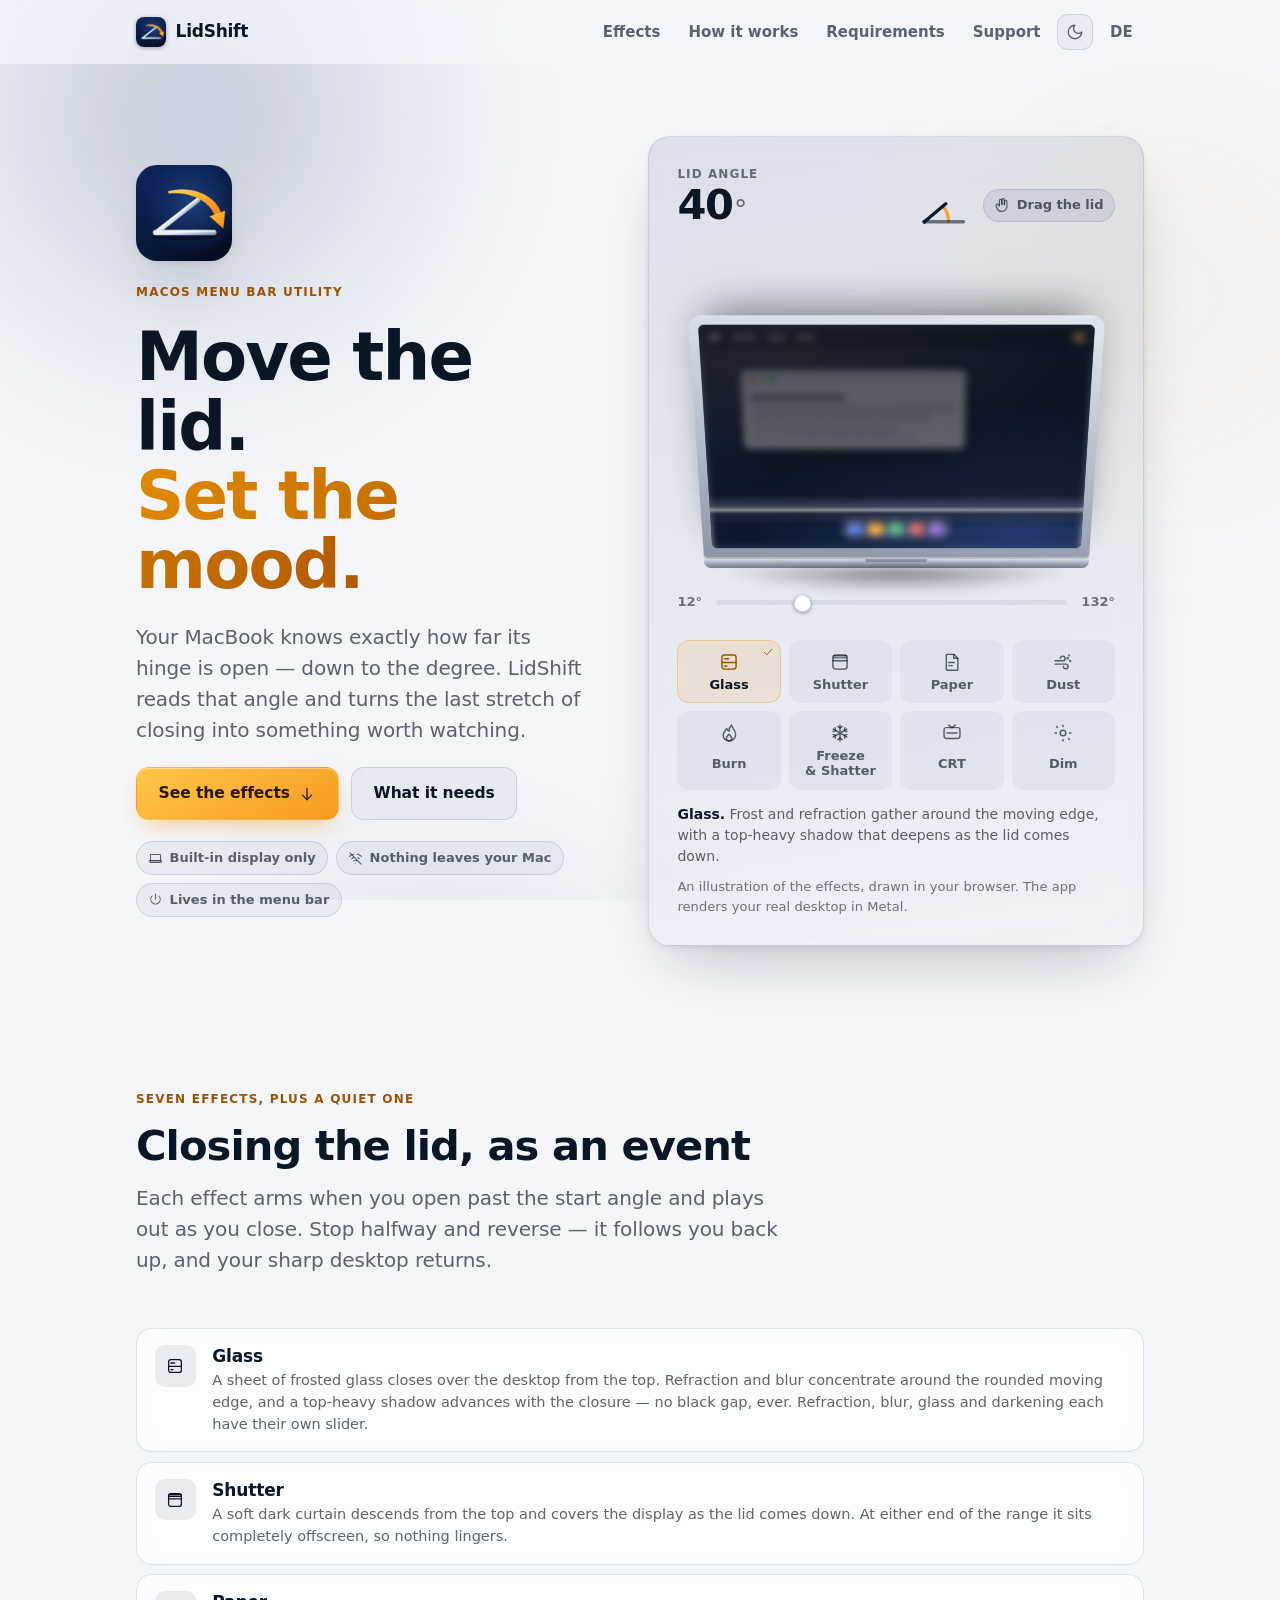
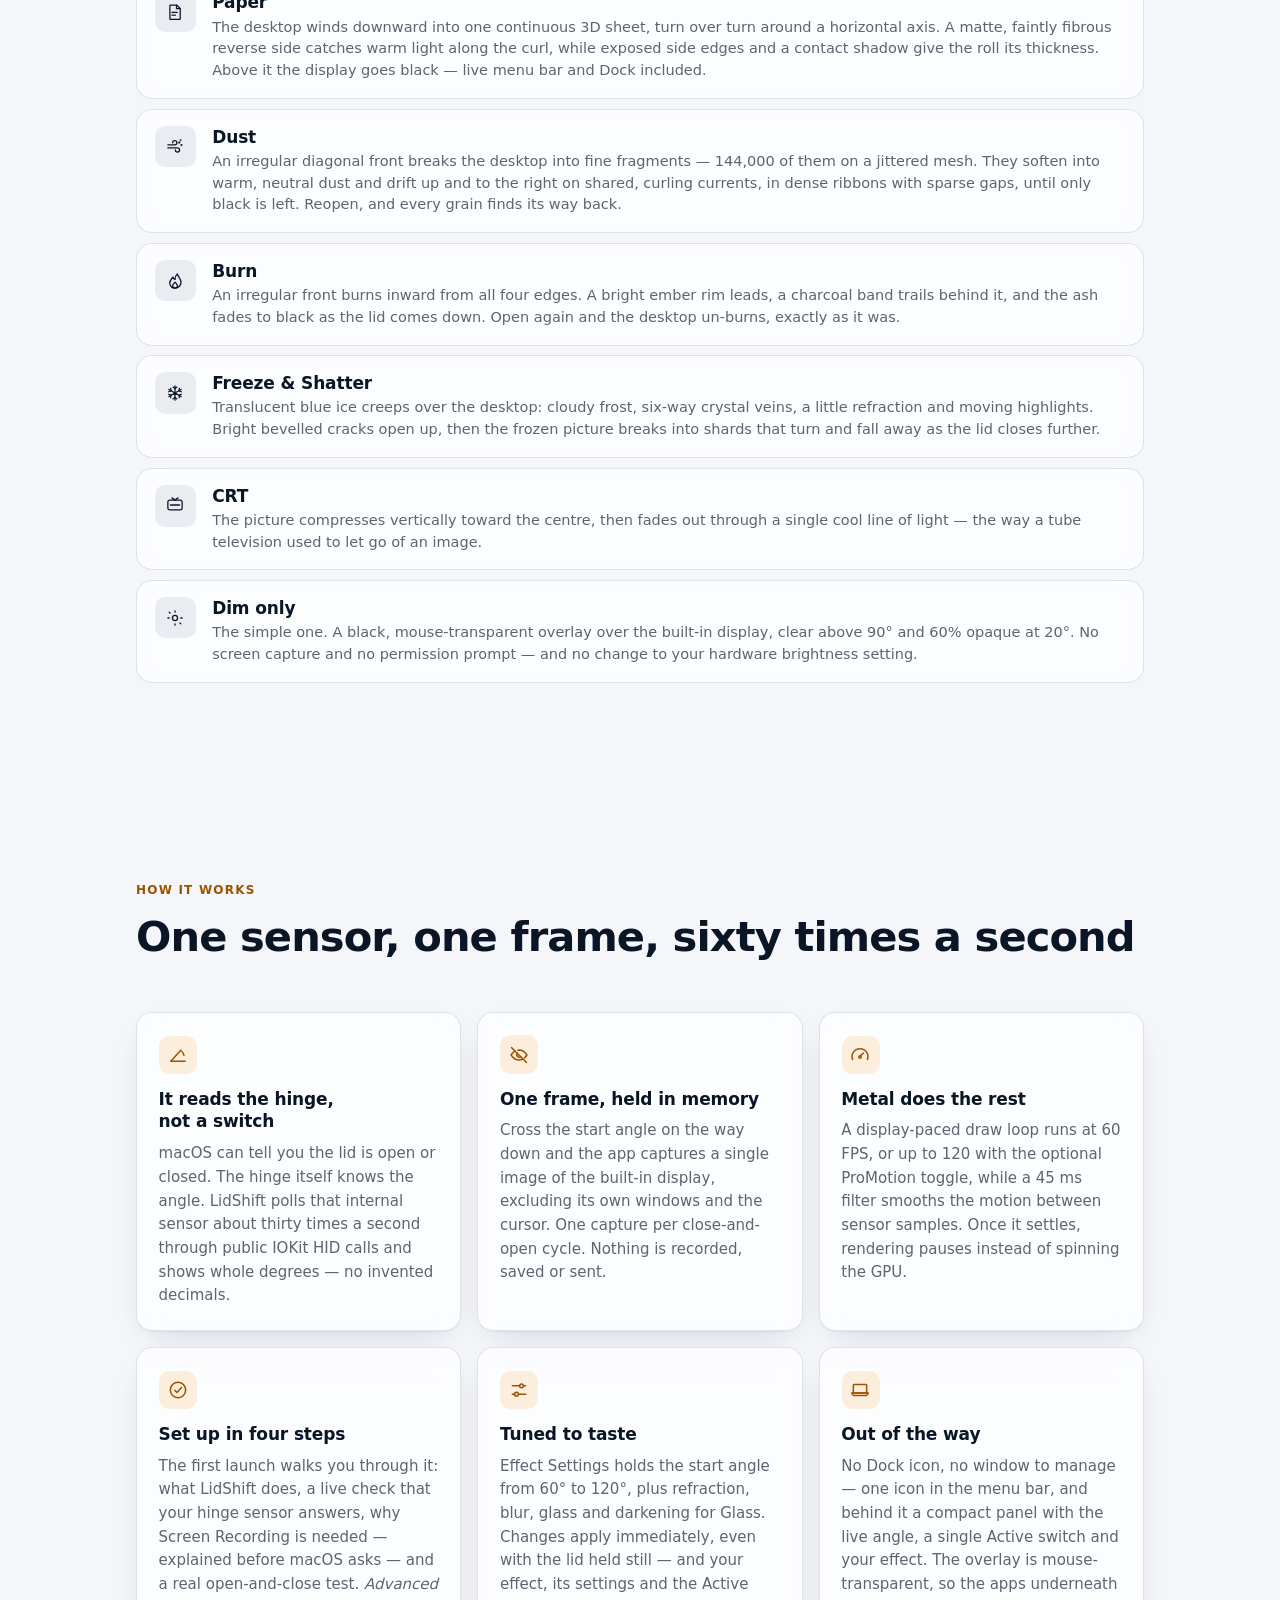
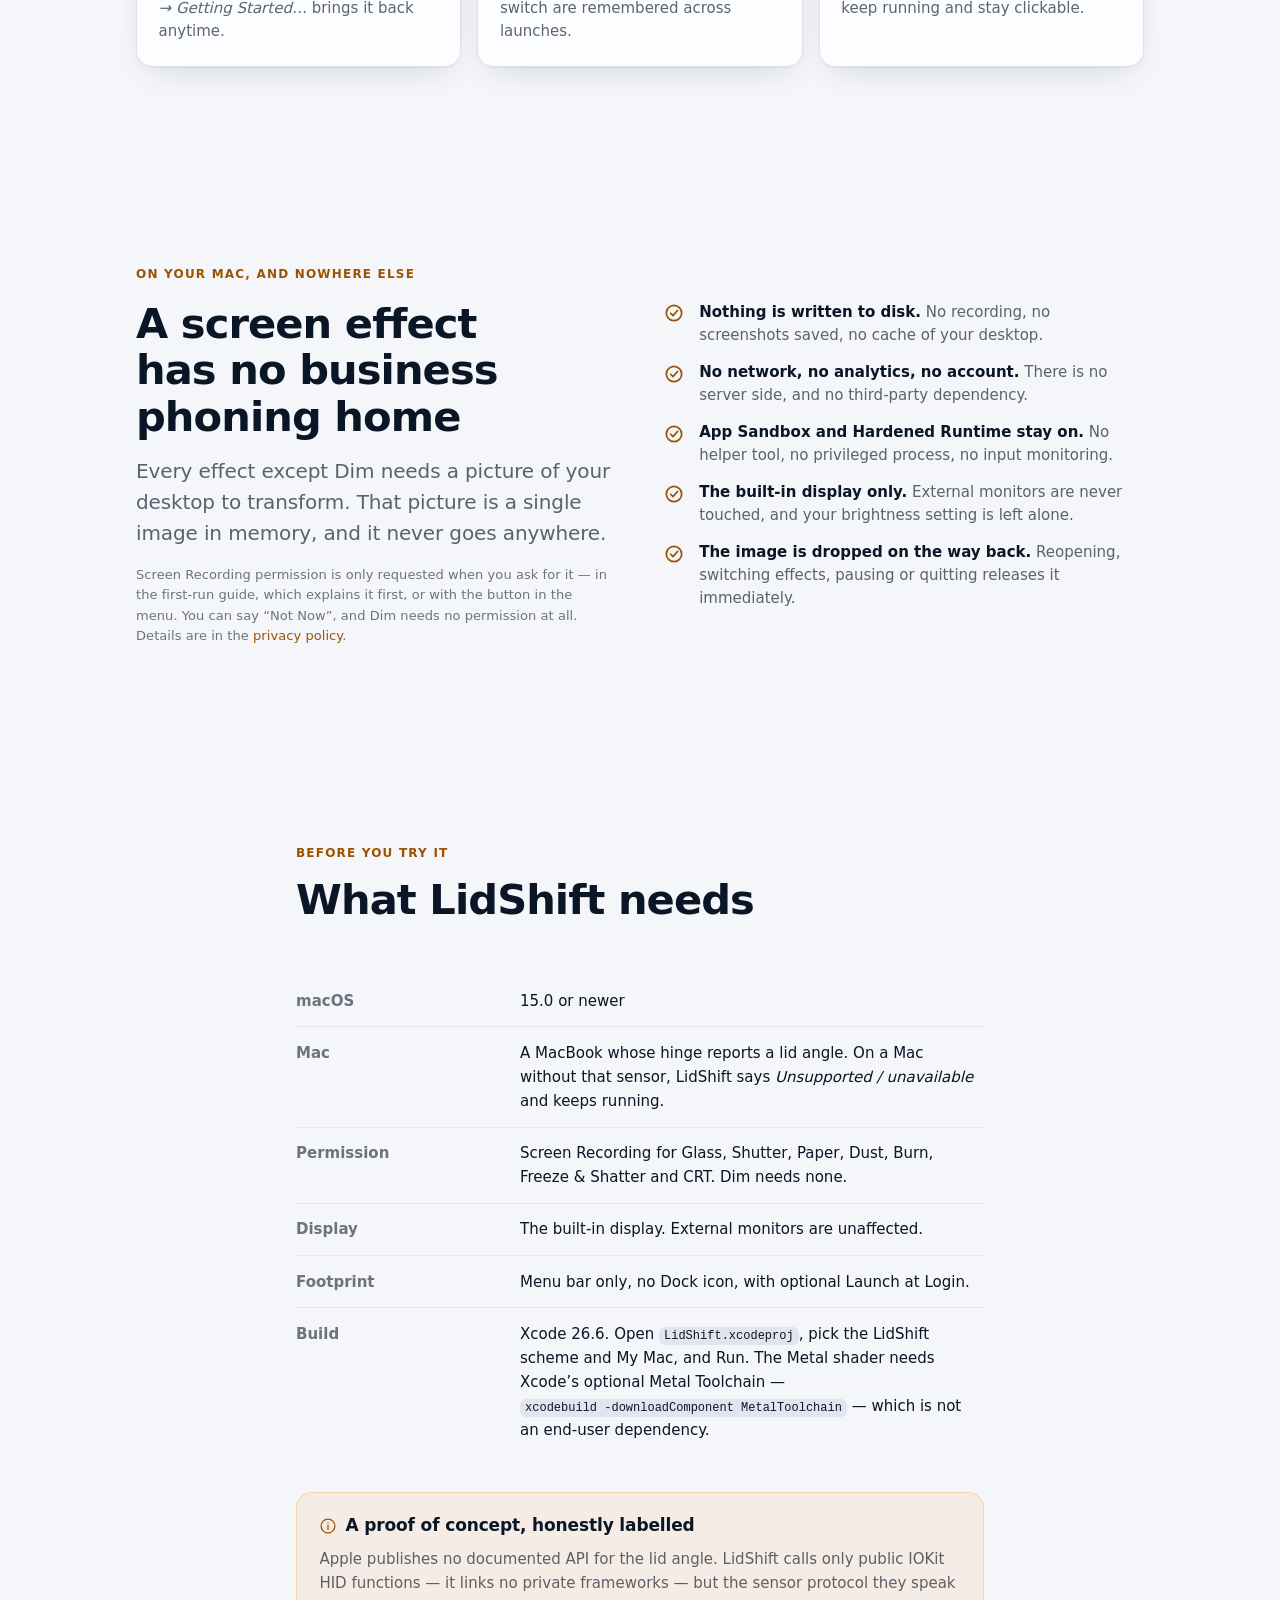
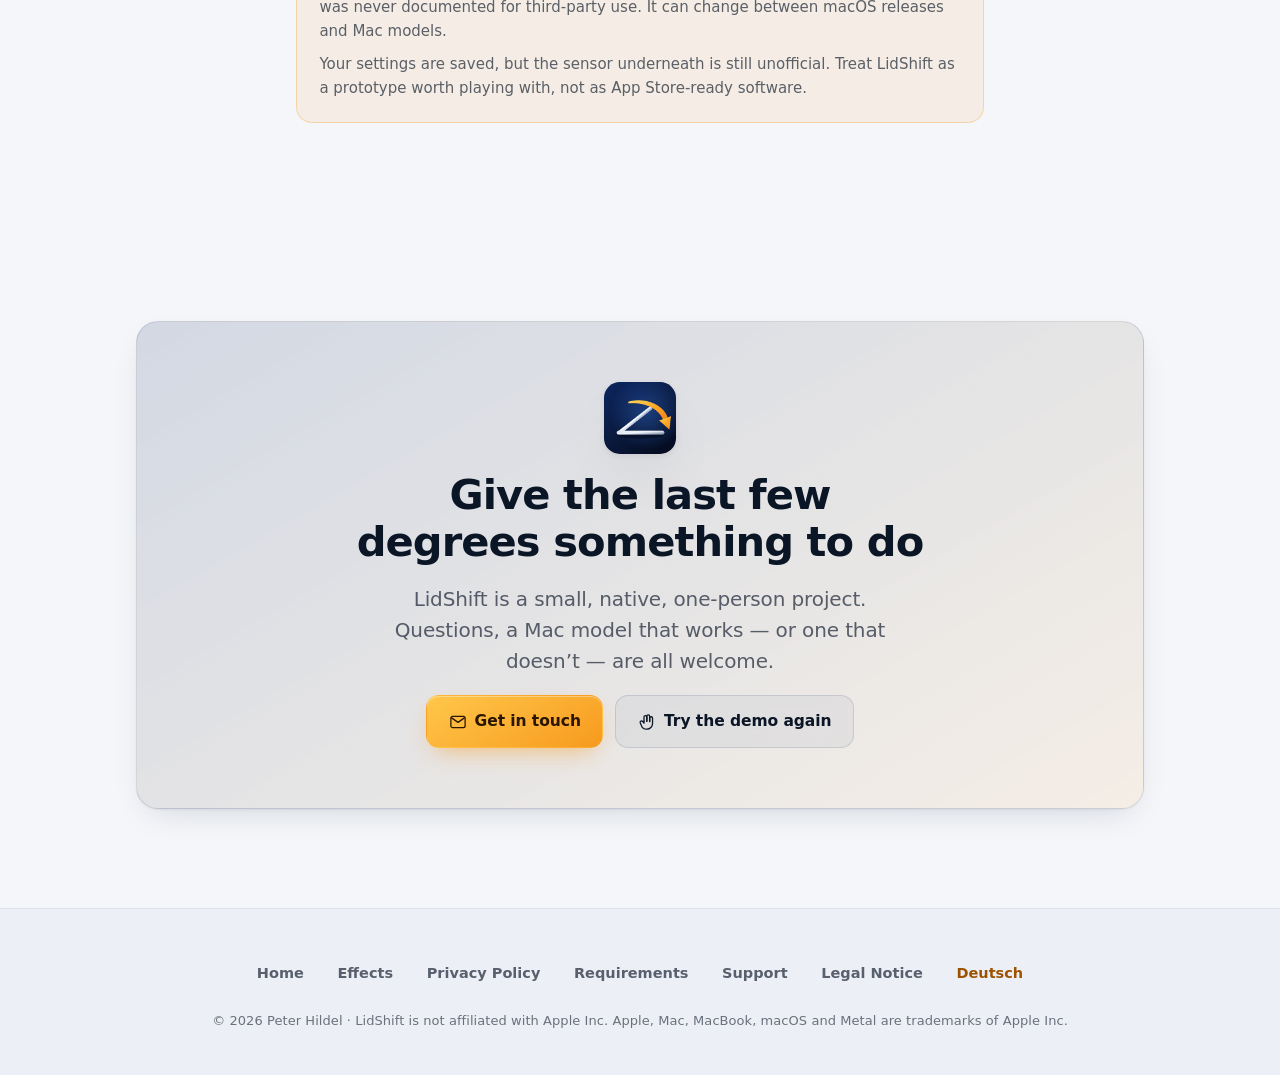
<file: index.html>
<!DOCTYPE html>
<html lang="en" class="dark">
<head>
  <meta charset="UTF-8">
  <meta name="viewport" content="width=device-width, initial-scale=1.0">
  <title>LidShift — Move the lid. Set the mood.</title>
  <meta name="description" content="LidShift is a macOS menu bar utility that reads your MacBook’s real hinge angle and turns closing the lid into an effect on your desktop: frosted glass, curling paper, windblown dust, a slow burn, shattering ice or a CRT winking out.">
  <link rel="canonical" href="https://v4ulthunt3r.github.io/lidshift-website/">
  <link rel="alternate" hreflang="en" href="https://v4ulthunt3r.github.io/lidshift-website/index.html">
  <link rel="alternate" hreflang="de" href="https://v4ulthunt3r.github.io/lidshift-website/index-de.html">
  <link rel="alternate" hreflang="x-default" href="https://v4ulthunt3r.github.io/lidshift-website/index.html">
  <meta name="theme-color" content="#070E1C" media="(prefers-color-scheme: dark)">
  <meta name="theme-color" content="#F4F6FA" media="(prefers-color-scheme: light)">
  <meta property="og:type" content="website">
  <meta property="og:title" content="LidShift — Move the lid. Set the mood.">
  <meta property="og:description" content="A macOS menu bar utility that reads your MacBook’s real hinge angle and turns closing the lid into an effect on your desktop.">
  <meta property="og:image" content="https://v4ulthunt3r.github.io/lidshift-website/assets/icon-512.png">
  <meta property="og:locale" content="en">
  <meta property="og:locale:alternate" content="de">
  <meta name="twitter:card" content="summary_large_image">
  <link rel="icon" href="assets/favicon-64.png" sizes="64x64" type="image/png">
  <link rel="icon" href="assets/favicon-32.png" sizes="32x32" type="image/png">
  <link rel="apple-touch-icon" href="assets/apple-touch-icon.png">
  <script>
    /* Dark is this app’s home, but the user's choice always wins. */
    (function () {
      try {
        var saved = localStorage.getItem('theme');
        if (saved === 'light') document.documentElement.classList.remove('dark');
        else if (saved === 'dark') document.documentElement.classList.add('dark');
        else if (window.matchMedia('(prefers-color-scheme: light)').matches)
          document.documentElement.classList.remove('dark');
      } catch (e) {}
    })();
  </script>
  <link rel="stylesheet" href="assets/landing.css?v=3">
</head>
<body>
<a class="skip" href="#main">Skip to content</a>

<div class="ambient" aria-hidden="true"><i class="amb amb-1"></i><i class="amb amb-2"></i><i class="amb amb-3"></i></div>

<svg class="lidshift-icons" aria-hidden="true" focusable="false"><defs>
<symbol id="i-laptop" viewBox="0 0 24 24"><path d="M5 5.5h14a1 1 0 0 1 1 1v9H4v-9a1 1 0 0 1 1-1Z"/><path d="M2 15.5h20l-1.4 2.3a1.6 1.6 0 0 1-1.4.7H4.8a1.6 1.6 0 0 1-1.4-.7Z"/></symbol>
<symbol id="i-angle" viewBox="0 0 24 24"><path d="M3.5 19.5h17"/><path d="M3.5 19.5 15.5 6"/><path d="M19.2 12.4a8.2 8.2 0 0 0-2.6-4.6"/></symbol>
<symbol id="i-glass" viewBox="0 0 24 24"><rect x="3.5" y="3.5" width="17" height="17" rx="3"/><path d="M3.5 12.5h17"/><path d="M6.5 8h5M6.5 16.8h3"/></symbol>
<symbol id="i-shutter" viewBox="0 0 24 24"><rect x="3.5" y="3.5" width="17" height="17" rx="3"/><path d="M3.5 10.5h17" /><path d="M4 7h16M4 4.6h16" /></symbol>
<symbol id="i-paper" viewBox="0 0 24 24"><path d="M6 2.8h8.4L19 7.4V21a.8.8 0 0 1-.8.8H6a.8.8 0 0 1-.8-.8V3.6A.8.8 0 0 1 6 2.8Z"/><path d="M14 2.9v4.6h4.7"/><path d="M8 12.5h7M8 16.3h4.5"/></symbol>
<symbol id="i-tv" viewBox="0 0 24 24"><rect x="2.5" y="5.5" width="19" height="13" rx="2.5"/><path d="M8 2.5l4 3 4-3"/><path d="M6 12h12"/></symbol>
<symbol id="i-dim" viewBox="0 0 24 24"><circle cx="12" cy="12" r="3.4"/><path d="M12 4.2V2.5M12 21.5v-1.7M5.5 5.5 4.3 4.3M19.7 19.7l-1.2-1.2M4.2 12H2.5M21.5 12h-1.7"/></symbol>
<symbol id="i-sliders" viewBox="0 0 24 24"><path d="M4 7h9M17.5 7H20M4 17h3M11.5 17H20"/><circle cx="15" cy="7" r="2.3"/><circle cx="9" cy="17" r="2.3"/></symbol>
<symbol id="i-gauge" viewBox="0 0 24 24"><path d="M3.2 17.5a9.5 9.5 0 1 1 17.6 0"/><path d="M12 13.5 16 9.8"/><circle cx="12" cy="14.4" r="1.4"/></symbol>
<symbol id="i-power" viewBox="0 0 24 24"><path d="M12 3.2v8"/><path d="M6.6 6.4a7.5 7.5 0 1 0 10.8 0"/></symbol>
<symbol id="i-cpu" viewBox="0 0 24 24"><rect x="6.5" y="6.5" width="11" height="11" rx="2.2"/><path d="M10 3.5v2.6M14 3.5v2.6M10 17.9v2.6M14 17.9v2.6M3.5 10h2.6M3.5 14h2.6M17.9 10h2.6M17.9 14h2.6"/></symbol>
<symbol id="i-lock" viewBox="0 0 24 24"><rect x="4" y="10.5" width="16" height="10.5" rx="2.5"/><path d="M7.8 10.5V7.2a4.2 4.2 0 0 1 8.4 0v3.3"/></symbol>
<symbol id="i-shield" viewBox="0 0 24 24"><path d="M12 2.5 4 5.7v5.6c0 4.6 3.2 8.6 8 10.2 4.8-1.6 8-5.6 8-10.2V5.7Z"/><path d="m8.8 12 2.2 2.2 4.2-4.4"/></symbol>
<symbol id="i-check" viewBox="0 0 24 24"><path d="m4.5 12.5 5 5 10-11"/></symbol>
<symbol id="i-check-circle" viewBox="0 0 24 24"><circle cx="12" cy="12" r="9.2"/><path d="m8 12.3 2.8 2.8L16.2 9"/></symbol>
<symbol id="i-info" viewBox="0 0 24 24"><circle cx="12" cy="12" r="9.2"/><path d="M12 10.8v6M12 7.6h.01"/></symbol>
<symbol id="i-moon" viewBox="0 0 24 24"><path d="M12 3a6 6 0 0 0 9 9 9 9 0 1 1-9-9Z"/></symbol>
<symbol id="i-sun" viewBox="0 0 24 24"><circle cx="12" cy="12" r="4"/><path d="M12 2v2M12 20v2M4.9 4.9l1.4 1.4M17.7 17.7l1.4 1.4M2 12h2M20 12h2M4.9 19.1l1.4-1.4M17.7 6.3l1.4-1.4"/></symbol>
<symbol id="i-arrow-right" viewBox="0 0 24 24"><path d="M4 12h15"/><path d="m13 6 6 6-6 6"/></symbol>
<symbol id="i-arrow-down" viewBox="0 0 24 24"><path d="M12 4.5v15"/><path d="m6 13.5 6 6 6-6"/></symbol>
<symbol id="i-hand" viewBox="0 0 24 24"><path d="M8 11V5.4a1.9 1.9 0 0 1 3.8 0V11"/><path d="M11.8 11V4.3a1.9 1.9 0 0 1 3.8 0V11"/><path d="M15.6 11.6V6.9a1.9 1.9 0 0 1 3.8 0V14a7.5 7.5 0 0 1-7.5 7.5h-.8a7 7 0 0 1-6.6-4.7L3 13.2a1.9 1.9 0 0 1 3.3-1.8L8 13.6V11"/></symbol>
<symbol id="i-mail" viewBox="0 0 24 24"><rect x="2.5" y="4.5" width="19" height="15" rx="2.5"/><path d="m3.5 6.5 8.5 6 8.5-6"/></symbol>
<symbol id="i-note" viewBox="0 0 24 24"><path d="M5 3.5h9.5L19 8v12.5a1 1 0 0 1-1 1H5a1 1 0 0 1-1-1v-16a1 1 0 0 1 1-1Z"/><path d="M14 3.6V8h4.6"/><path d="M8 13h8M8 17h5"/></symbol>
<symbol id="i-globe" viewBox="0 0 24 24"><circle cx="12" cy="12" r="9.5"/><path d="M2.6 12h18.8"/><path d="M12 2.5a14.5 14.5 0 0 1 0 19 14.5 14.5 0 0 1 0-19Z"/></symbol>
<symbol id="i-download" viewBox="0 0 24 24"><path d="M21 15v4a2 2 0 0 1-2 2H5a2 2 0 0 1-2-2v-4"/><path d="m7 10 5 5 5-5"/><path d="M12 15V3"/></symbol>
<symbol id="i-eye-off" viewBox="0 0 24 24"><path d="M10.6 6.2A9.7 9.7 0 0 1 12 6c5.5 0 9.5 6 9.5 6a17 17 0 0 1-3 3.6"/><path d="M6.6 7.6A17 17 0 0 0 2.5 12S6.5 18 12 18a9.6 9.6 0 0 0 4.1-.9"/><path d="M9.9 9.9a3 3 0 0 0 4.2 4.2"/><path d="m3 3 18 18"/></symbol>
<symbol id="i-wifi-off" viewBox="0 0 24 24"><path d="M2.5 8.5a14 14 0 0 1 6-3.3M15 5.3a14 14 0 0 1 6.5 3.2"/><path d="M6 12.2a9 9 0 0 1 3-1.9M18 12.2a9 9 0 0 0-2.2-1.5"/><path d="M9.4 15.8a4.2 4.2 0 0 1 5.2 0"/><path d="M12 19.2h.01"/><path d="m3 3 18 18"/></symbol>
<symbol id="i-dust" viewBox="0 0 24 24"><path d="M2.5 10.5h9.2a2.8 2.8 0 1 0-2.8-2.8"/><path d="M2.5 14.5h12.8a2.8 2.8 0 1 1-2.8 2.8"/><circle cx="17.6" cy="7.4" r=".7"/><circle cx="20.6" cy="10.8" r=".55"/><circle cx="19.4" cy="4.2" r=".45"/></symbol>
<symbol id="i-flame" viewBox="0 0 24 24"><path d="M12 21.5c-4.1 0-7-2.9-7-6.7 0-3.5 2.4-5.4 4.1-8 .8 1.6 1.7 2.6 3 3.1-.1-2.8.9-5.4 3-7.4.4 3.2 4.9 6 4.9 11.3 0 4.5-3.5 7.7-8 7.7Z"/><path d="M12 21.5c-1.8 0-3.2-1.3-3.2-3.1 0-1.8 1.5-3 3.2-4.9 1.7 1.9 3.2 3.1 3.2 4.9 0 1.8-1.4 3.1-3.2 3.1Z"/></symbol>
<symbol id="i-snow" viewBox="0 0 24 24"><path d="M12 2.5v19M3.8 7.25l16.4 9.5M3.8 16.75l16.4-9.5"/><path d="m9.4 4.1 2.6 2 2.6-2M9.4 19.9l2.6-2 2.6 2"/><path d="m3.6 10.3 3.1-1.2-.5-3.3M20.4 13.7l-3.1 1.2.5 3.3"/><path d="m6.2 18.2.5-3.3-3.1-1.2M17.8 5.8l-.5 3.3 3.1 1.2"/></symbol>
<symbol id="i-code" viewBox="0 0 24 24"><path d="m8.5 8-4.5 4 4.5 4M15.5 8l4.5 4-4.5 4"/></symbol>
</defs></svg>

<!-- Filters the demo's Burn and Freeze & Shatter layers reference. lid.js tunes #ice per frame. -->
<svg class="fx-filters" width="0" height="0" aria-hidden="true" focusable="false" style="position:absolute;width:0;height:0;overflow:hidden">
  <filter id="burn-edge" x="-5%" y="-5%" width="110%" height="110%">
    <feTurbulence type="fractalNoise" baseFrequency="0.028" numOctaves="3" seed="11" result="noise"/>
    <feDisplacementMap in="SourceGraphic" in2="noise" scale="22" xChannelSelector="R" yChannelSelector="G"/>
  </filter>
  <filter id="ice" x="0" y="0" width="100%" height="100%" color-interpolation-filters="sRGB">
    <feTurbulence type="fractalNoise" baseFrequency="0.05" numOctaves="3" seed="4" result="noise"/>
    <feDisplacementMap data-ice-bend in="SourceGraphic" in2="noise" scale="0" xChannelSelector="R" yChannelSelector="G" result="bent"/>
    <feColorMatrix data-ice-matrix in="bent" type="matrix" values="1 0 0 0 0  0 1 0 0 0  0 0 1 0 0  0 0 0 1 0" result="tinted"/>
    <feColorMatrix in="noise" type="matrix" values="0 0 0 0 0.77  0 0 0 0 0.91  0 0 0 0 0.98  1.7 0 0 0 -0.72" result="frost"/>
    <feComponentTransfer in="frost" result="rime"><feFuncA data-ice-rime type="linear" slope="0" intercept="0"/></feComponentTransfer>
    <feComposite in="rime" in2="bent" operator="in" result="rimeOnIce"/>
    <feMerge><feMergeNode in="tinted"/><feMergeNode in="rimeOnIce"/></feMerge>
  </filter>
</svg>

<div id="nav-top" aria-hidden="true"></div>
<nav class="nav">
  <div class="wrap nav-inner">
    <a class="brand" href="index.html">
      <img src="assets/icon-256.png" alt="" width="30" height="30">
      <span>LidShift</span>
    </a>
    <div class="nav-right">
      <a class="nav-link hide-sm" href="#effects">Effects</a>
      <a class="nav-link hide-sm" href="#how">How it works</a>
      <a class="nav-link hide-sm" href="#requirements">Requirements</a>
      <a class="nav-link hide-sm" href="support.html">Support</a>
      <button id="theme-toggle" class="icon-btn" type="button" aria-label="Switch between light and dark" aria-pressed="true">
        <svg class="ico" id="theme-icon" aria-hidden="true"><use href="#i-moon"/></svg>
      </button>
      <a class="nav-link" href="index-de.html" hreflang="de" lang="de">DE</a>
    </div>
  </div>
</nav>

<main id="main">

  <!-- ============================ Hero ============================ -->
  <section class="hero">
    <div class="wrap hero-grid">
      <div class="hero-copy">
        <img class="hero-icon" src="assets/icon-512.png" alt="LidShift app icon" width="96" height="96">
        <p class="eyebrow">macOS menu bar utility</p>
        <h1>Move the lid.<br><span class="accent">Set the mood.</span></h1>
        <p class="lede">
          Your MacBook knows exactly how far its hinge is open — down to the degree.
          LidShift reads that angle and turns the last stretch of closing into
          something worth watching.
        </p>
        <div class="btn-row">
          <a class="btn btn-primary" href="#effects">
            See the effects
            <svg class="ico" aria-hidden="true"><use href="#i-arrow-down"/></svg>
          </a>
          <a class="btn btn-secondary" href="#requirements">What it needs</a>
        </div>
        <div class="pill-row">
          <span class="pill"><svg class="ico" aria-hidden="true"><use href="#i-laptop"/></svg> Built-in display only</span>
          <span class="pill"><svg class="ico" aria-hidden="true"><use href="#i-wifi-off"/></svg> Nothing leaves your Mac</span>
          <span class="pill"><svg class="ico" aria-hidden="true"><use href="#i-power"/></svg> Lives in the menu bar</span>
        </div>
      </div>

      <!-- The demo. Grab the lid; the desktop answers on the same frame. -->
      <div class="demo" id="demo">
        <div class="demo-top">
          <div>
            <p class="angle-label" id="angle-label">Lid angle</p>
            <p class="angle-readout" aria-hidden="true">
              <span class="value" data-angle-value>106</span><span class="unit">°</span>
            </p>
          </div>
          <div style="display:flex;align-items:center;gap:.75rem">
            <svg viewBox="0 0 60 56" width="56" height="52" aria-hidden="true" style="overflow:visible">
              <path data-gauge-arc d="M 36 46 A 26 26 0 0 0 10 20" fill="none" stroke="var(--accent)" stroke-width="3.4" stroke-linecap="round" opacity=".95"/>
              <path d="M10 46 H 52" fill="none" stroke="currentColor" stroke-width="3.6" stroke-linecap="round" opacity=".55"/>
              <path data-gauge-arm d="M10 46 H 40" fill="none" stroke="currentColor" stroke-width="3.6" stroke-linecap="round"/>
              <circle cx="10" cy="46" r="2.2" fill="currentColor"/>
            </svg>
            <span class="grab-hint" data-hint>
              <svg class="ico" aria-hidden="true" style="width:1rem;height:1rem"><use href="#i-hand"/></svg>
              Drag the lid
            </span>
          </div>
        </div>

        <div class="stage" data-lid-stage>
          <div class="mac">
            <div class="lid-hinge" data-lid
                 role="slider" tabindex="0"
                 aria-labelledby="angle-label"
                 aria-valuemin="12" aria-valuemax="132" aria-valuenow="106"
                 aria-valuetext="106 degrees" data-valuetext="%d degrees">
              <div class="lid">
                <div class="screen" data-screen data-effect="glass">
                  <div class="desktop">
                    <div class="desk-menubar">
                      <i></i><i></i><i></i><i></i>
                      <span class="spacer"></span>
                      <i class="mb-icon"></i>
                    </div>
                    <div class="desk-window">
                      <div class="titlebar"><b></b><b></b><b></b></div>
                      <div class="body"><i></i><i></i><i></i><i></i><i></i></div>
                    </div>
                    <div class="desk-dock"><i></i><i></i><i></i><i></i><i></i></div>
                  </div>
                  <div class="fx fx-glass"><span class="glass-veil"></span><span class="glass-ridge"></span></div>
                  <div class="fx fx-shutter"></div>
                  <div class="fx fx-paper"><span class="paper-void"></span><span class="paper-roll"></span></div>
                  <div class="fx fx-crt"><span class="crt-void"></span><span class="crt-line"></span></div>
                  <div class="fx fx-dust"><canvas></canvas></div>
                  <div class="fx fx-burn"><span class="burn-hole"></span></div>
                  <div class="fx fx-freeze"></div>
                  <div class="fx fx-dim"></div>
                </div>
              </div>
            </div>
            <div class="mac-base"></div>
            <div class="mac-shadow" aria-hidden="true"></div>
          </div>
        </div>

        <div class="slider-row">
          <label for="angle-slider">12°</label>
          <input id="angle-slider" type="range" min="12" max="132" step="1" value="106" data-angle-slider
                 aria-label="Lid angle in degrees">
          <label for="angle-slider">132°</label>
        </div>

        <div class="effect-picker" role="group" aria-label="Choose an effect">
          <button class="fx-card" type="button" data-effect="glass" aria-pressed="true"
                  data-caption="<b>Glass.</b> Frost and refraction gather around the moving edge, with a top-heavy shadow that deepens as the lid comes down.">
            <svg class="ico" aria-hidden="true"><use href="#i-glass"/></svg> Glass
            <svg class="ico tick" aria-hidden="true"><use href="#i-check"/></svg>
          </button>
          <button class="fx-card" type="button" data-effect="shutter" aria-pressed="false"
                  data-caption="<b>Shutter.</b> A soft dark curtain follows the lid down the display, and travels fully offscreen at either end.">
            <svg class="ico" aria-hidden="true"><use href="#i-shutter"/></svg> Shutter
            <svg class="ico tick" aria-hidden="true"><use href="#i-check"/></svg>
          </button>
          <button class="fx-card" type="button" data-effect="paper" aria-pressed="false"
                  data-caption="<b>Paper.</b> The desktop winds downward into one continuous sheet — a wide curl, a matte reverse side, exposed edges and a contact shadow.">
            <svg class="ico" aria-hidden="true"><use href="#i-paper"/></svg> Paper
            <svg class="ico tick" aria-hidden="true"><use href="#i-check"/></svg>
          </button>
          <button class="fx-card" type="button" data-effect="dust" aria-pressed="false"
                  data-caption="<b>Dust.</b> A ragged diagonal front breaks the desktop into fine grains that drift up and to the right on curling currents.">
            <svg class="ico" aria-hidden="true"><use href="#i-dust"/></svg> Dust
            <svg class="ico tick" aria-hidden="true"><use href="#i-check"/></svg>
          </button>
          <button class="fx-card" type="button" data-effect="burn" aria-pressed="false"
                  data-caption="<b>Burn.</b> An irregular front burns in from all four edges — a glowing ember rim, a charcoal band, then ash fading to black.">
            <svg class="ico" aria-hidden="true"><use href="#i-flame"/></svg> Burn
            <svg class="ico tick" aria-hidden="true"><use href="#i-check"/></svg>
          </button>
          <button class="fx-card" type="button" data-effect="freeze" aria-pressed="false"
                  data-caption="<b>Freeze &amp; Shatter.</b> Blue ice and frost creep over the desktop, cracks open up, and the frozen shards turn and fall away.">
            <svg class="ico" aria-hidden="true"><use href="#i-snow"/></svg> Freeze &amp;&nbsp;Shatter
            <svg class="ico tick" aria-hidden="true"><use href="#i-check"/></svg>
          </button>
          <button class="fx-card" type="button" data-effect="crt" aria-pressed="false"
                  data-caption="<b>CRT.</b> The picture compresses toward the middle and lets go through a single cool line of light.">
            <svg class="ico" aria-hidden="true"><use href="#i-tv"/></svg> CRT
            <svg class="ico tick" aria-hidden="true"><use href="#i-check"/></svg>
          </button>
          <button class="fx-card" type="button" data-effect="dim" aria-pressed="false"
                  data-caption="<b>Dim only.</b> No capture, no permission — just the display fading down as the lid comes with it.">
            <svg class="ico" aria-hidden="true"><use href="#i-dim"/></svg> Dim
            <svg class="ico tick" aria-hidden="true"><use href="#i-check"/></svg>
          </button>
        </div>

        <p class="demo-caption" data-caption-out aria-live="polite"></p>
        <p class="tiny">An illustration of the effects, drawn in your browser. The app renders your real desktop in Metal.</p>
      </div>
    </div>
  </section>

  <!-- ============================ Effects ============================ -->
  <section id="effects">
    <div class="wrap">
      <div class="section-head reveal">
        <p class="eyebrow">Seven effects, plus a quiet one</p>
        <h2>Closing the lid, as an event</h2>
        <p class="lede">
          Each effect arms when you open past the start angle and plays out as you close.
          Stop halfway and reverse — it follows you back up, and your sharp desktop returns.
        </p>
      </div>

      <div class="effect-list">
        <div class="effect-item reveal">
          <span class="glyph"><svg class="ico" aria-hidden="true"><use href="#i-glass"/></svg></span>
          <div>
            <h3>Glass</h3>
            <p>A sheet of frosted glass closes over the desktop from the top. Refraction and blur concentrate
              around the rounded moving edge, and a top-heavy shadow advances with the closure — no black gap,
              ever. Refraction, blur, glass and darkening each have their own slider.</p>
          </div>
        </div>
        <div class="effect-item reveal">
          <span class="glyph"><svg class="ico" aria-hidden="true"><use href="#i-shutter"/></svg></span>
          <div>
            <h3>Shutter</h3>
            <p>A soft dark curtain descends from the top and covers the display as the lid comes down.
              At either end of the range it sits completely offscreen, so nothing lingers.</p>
          </div>
        </div>
        <div class="effect-item reveal">
          <span class="glyph"><svg class="ico" aria-hidden="true"><use href="#i-paper"/></svg></span>
          <div>
            <h3>Paper</h3>
            <p>The desktop winds downward into one continuous 3D sheet, turn over turn around a horizontal
              axis. A matte, faintly fibrous reverse side catches warm light along the curl, while exposed side
              edges and a contact shadow give the roll its thickness. Above it the display goes black — live
              menu bar and Dock included.</p>
          </div>
        </div>
        <div class="effect-item reveal">
          <span class="glyph"><svg class="ico" aria-hidden="true"><use href="#i-dust"/></svg></span>
          <div>
            <h3>Dust</h3>
            <p>An irregular diagonal front breaks the desktop into fine fragments — 144,000 of them on a
              jittered mesh. They soften into warm, neutral dust and drift up and to the right on shared, curling
              currents, in dense ribbons with sparse gaps, until only black is left. Reopen, and every grain
              finds its way back.</p>
          </div>
        </div>
        <div class="effect-item reveal">
          <span class="glyph"><svg class="ico" aria-hidden="true"><use href="#i-flame"/></svg></span>
          <div>
            <h3>Burn</h3>
            <p>An irregular front burns inward from all four edges. A bright ember rim leads, a charcoal
              band trails behind it, and the ash fades to black as the lid comes down. Open again and the
              desktop un-burns, exactly as it was.</p>
          </div>
        </div>
        <div class="effect-item reveal">
          <span class="glyph"><svg class="ico" aria-hidden="true"><use href="#i-snow"/></svg></span>
          <div>
            <h3>Freeze &amp; Shatter</h3>
            <p>Translucent blue ice creeps over the desktop: cloudy frost, six-way crystal veins, a little
              refraction and moving highlights. Bright bevelled cracks open up, then the frozen picture breaks
              into shards that turn and fall away as the lid closes further.</p>
          </div>
        </div>
        <div class="effect-item reveal">
          <span class="glyph"><svg class="ico" aria-hidden="true"><use href="#i-tv"/></svg></span>
          <div>
            <h3>CRT</h3>
            <p>The picture compresses vertically toward the centre, then fades out through a single cool
              line of light — the way a tube television used to let go of an image.</p>
          </div>
        </div>
        <div class="effect-item reveal">
          <span class="glyph"><svg class="ico" aria-hidden="true"><use href="#i-dim"/></svg></span>
          <div>
            <h3>Dim only</h3>
            <p>The simple one. A black, mouse-transparent overlay over the built-in display, clear above 90°
              and 60% opaque at 20°. No screen capture and no permission prompt — and no change to your
              hardware brightness setting.</p>
          </div>
        </div>
      </div>
    </div>
  </section>

  <!-- ============================ How ============================ -->
  <section id="how">
    <div class="wrap">
      <div class="section-head reveal">
        <p class="eyebrow">How it works</p>
        <h2>One sensor, one frame, sixty times a second</h2>
      </div>
      <div class="grid grid-3">
        <div class="card reveal">
          <span class="card-icon"><svg class="ico" aria-hidden="true"><use href="#i-angle"/></svg></span>
          <h3>It reads the hinge, not a switch</h3>
          <p>macOS can tell you the lid is open or closed. The hinge itself knows the angle. LidShift polls
            that internal sensor about thirty times a second through public IOKit HID calls and shows whole
            degrees — no invented decimals.</p>
        </div>
        <div class="card reveal">
          <span class="card-icon"><svg class="ico" aria-hidden="true"><use href="#i-eye-off"/></svg></span>
          <h3>One frame, held in memory</h3>
          <p>Cross the start angle on the way down and the app captures a single image of the built-in
            display, excluding its own windows and the cursor. One capture per close-and-open cycle. Nothing
            is recorded, saved or sent.</p>
        </div>
        <div class="card reveal">
          <span class="card-icon"><svg class="ico" aria-hidden="true"><use href="#i-gauge"/></svg></span>
          <h3>Metal does the rest</h3>
          <p>A display-paced draw loop runs at 60 FPS, or up to 120 with the optional ProMotion toggle, while
            a 45 ms filter smooths the motion between sensor samples. Once it settles, rendering pauses
            instead of spinning the GPU.</p>
        </div>
        <div class="card reveal">
          <span class="card-icon"><svg class="ico" aria-hidden="true"><use href="#i-check-circle"/></svg></span>
          <h3>Set up in four steps</h3>
          <p>The first launch walks you through it: what LidShift does, a live check that your hinge sensor
            answers, why Screen Recording is needed — explained before macOS asks — and a real open-and-close
            test. <em>Advanced → Getting Started…</em> brings it back anytime.</p>
        </div>
        <div class="card reveal">
          <span class="card-icon"><svg class="ico" aria-hidden="true"><use href="#i-sliders"/></svg></span>
          <h3>Tuned to taste</h3>
          <p>Effect Settings holds the start angle from 60° to 120°, plus refraction, blur, glass and
            darkening for Glass. Changes apply immediately, even with the lid held still — and your effect,
            its settings and the Active switch are remembered across launches.</p>
        </div>
        <div class="card reveal">
          <span class="card-icon"><svg class="ico" aria-hidden="true"><use href="#i-laptop"/></svg></span>
          <h3>Out of the way</h3>
          <p>No Dock icon, no window to manage — one icon in the menu bar, and behind it a compact panel
            with the live angle, a single Active switch and your effect. The overlay is mouse-transparent, so
            the apps underneath keep running and stay clickable.</p>
        </div>
      </div>
    </div>
  </section>

  <!-- ============================ Privacy ============================ -->
  <section id="privacy">
    <div class="wrap split">
      <div class="stack reveal">
        <p class="eyebrow">On your Mac, and nowhere else</p>
        <h2>A screen effect has no business phoning home</h2>
        <p class="lede">
          Every effect except Dim needs a picture of your desktop to transform. That picture is a single
          image in memory, and it never goes anywhere.
        </p>
        <p class="tiny">
          Screen Recording permission is only requested when you ask for it — in the first-run guide, which
          explains it first, or with the button in the menu. You can say “Not Now”, and Dim needs no
          permission at all. Details are in the <a href="privacy.html">privacy policy</a>.
        </p>
      </div>
      <ul class="checklist reveal">
        <li><svg class="ico" aria-hidden="true"><use href="#i-check-circle"/></svg>
          <span><b>Nothing is written to disk.</b> No recording, no screenshots saved, no cache of your desktop.</span></li>
        <li><svg class="ico" aria-hidden="true"><use href="#i-check-circle"/></svg>
          <span><b>No network, no analytics, no account.</b> There is no server side, and no third-party dependency.</span></li>
        <li><svg class="ico" aria-hidden="true"><use href="#i-check-circle"/></svg>
          <span><b>App Sandbox and Hardened Runtime stay on.</b> No helper tool, no privileged process, no input monitoring.</span></li>
        <li><svg class="ico" aria-hidden="true"><use href="#i-check-circle"/></svg>
          <span><b>The built-in display only.</b> External monitors are never touched, and your brightness setting is left alone.</span></li>
        <li><svg class="ico" aria-hidden="true"><use href="#i-check-circle"/></svg>
          <span><b>The image is dropped on the way back.</b> Reopening, switching effects, pausing or quitting releases it immediately.</span></li>
      </ul>
    </div>
  </section>

  <!-- ============================ Requirements ============================ -->
  <section id="requirements">
    <div class="wrap wrap-narrow">
      <div class="section-head reveal">
        <p class="eyebrow">Before you try it</p>
        <h2>What LidShift needs</h2>
      </div>

      <dl class="spec-list reveal">
        <div><dt>macOS</dt><dd>15.0 or newer</dd></div>
        <div><dt>Mac</dt><dd>A MacBook whose hinge reports a lid angle. On a Mac without that sensor, LidShift says <em>Unsupported / unavailable</em> and keeps running.</dd></div>
        <div><dt>Permission</dt><dd>Screen Recording for Glass, Shutter, Paper, Dust, Burn, Freeze &amp; Shatter and CRT. Dim needs none.</dd></div>
        <div><dt>Display</dt><dd>The built-in display. External monitors are unaffected.</dd></div>
        <div><dt>Footprint</dt><dd>Menu bar only, no Dock icon, with optional Launch at Login.</dd></div>
        <div><dt>Build</dt><dd>Xcode 26.6. Open <code>LidShift.xcodeproj</code>, pick the LidShift scheme and My&nbsp;Mac, and Run. The Metal shader needs Xcode’s optional Metal Toolchain — <code>xcodebuild -downloadComponent MetalToolchain</code> — which is not an end-user dependency.</dd></div>
      </dl>

      <div class="callout reveal" style="margin-top:2.25rem">
        <h3><svg class="ico" aria-hidden="true"><use href="#i-info"/></svg> A proof of concept, honestly labelled</h3>
        <p>
          Apple publishes no documented API for the lid angle. LidShift calls only public IOKit HID
          functions — it links no private frameworks — but the sensor protocol they speak was never
          documented for third-party use. It can change between macOS releases and Mac models.
        </p>
        <p>
          Your settings are saved, but the sensor underneath is still unofficial. Treat LidShift as a
          prototype worth playing with, not as App&nbsp;Store-ready software.
        </p>
      </div>
    </div>
  </section>

  <!-- ============================ CTA ============================ -->
  <section>
    <div class="wrap">
      <div class="cta reveal">
        <img src="assets/icon-256.png" alt="" width="72" height="72" style="border-radius:22%;box-shadow:var(--shadow-lift)">
        <h2>Give the last few degrees something to do</h2>
        <p class="lede" style="max-width:44ch;margin-inline:auto;text-align:center">
          LidShift is a small, native, one-person project. Questions, a Mac model that works — or one that
          doesn’t — are all welcome.
        </p>
        <div class="btn-row" style="justify-content:center">
          <a class="btn btn-primary" href="mailto:info@hildel.com?subject=LidShift">
            <svg class="ico" aria-hidden="true"><use href="#i-mail"/></svg>
            Get in touch
          </a>
          <a class="btn btn-secondary" href="#demo">
            <svg class="ico" aria-hidden="true"><use href="#i-hand"/></svg>
            Try the demo again
          </a>
        </div>
      </div>
    </div>
  </section>
</main>

<footer class="footer">
  <div class="wrap">
    <div class="footer-links">
      <a href="index.html">Home</a>
      <a href="#effects">Effects</a>
      <a href="privacy.html">Privacy Policy</a>
      <a href="#requirements">Requirements</a>
      <a href="support.html">Support</a>
      <a href="impressum.html">Legal Notice</a>
      <a class="lang" href="index-de.html" hreflang="de" lang="de">Deutsch</a>
    </div>
    <p class="footer-note tiny">
      © <span id="year">2026</span> Peter Hildel · LidShift is not affiliated with Apple Inc.
      Apple, Mac, MacBook, macOS and Metal are trademarks of Apple&nbsp;Inc.
    </p>
  </div>
</footer>

<script src="assets/site.js?v=1"></script>
<script src="assets/lid.js?v=2"></script>
</body>
</html>
</file>
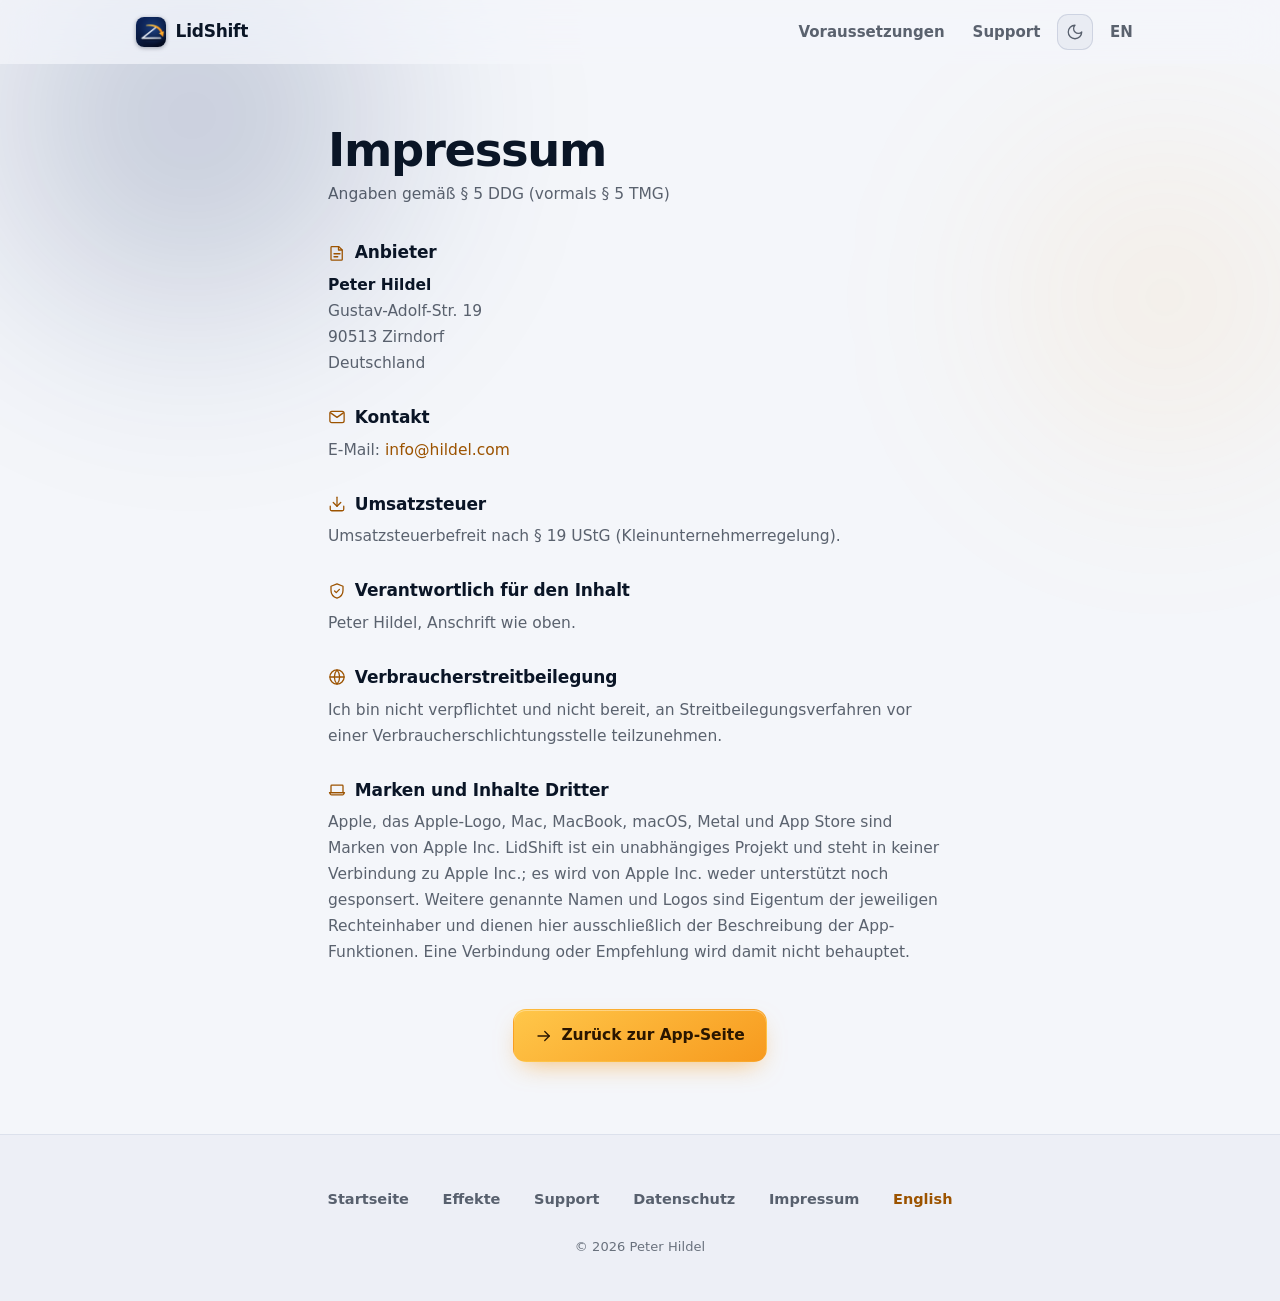
<file: impressum-de.html>
<!DOCTYPE html>
<html lang="de" class="dark">
<head>
  <meta charset="UTF-8">
  <meta name="viewport" content="width=device-width, initial-scale=1.0">
  <title>Impressum | LidShift</title>
  <meta name="description" content="Impressum und Anbieterkennzeichnung für LidShift.">
  <meta name="robots" content="noindex">
  <link rel="alternate" hreflang="en" href="https://v4ulthunt3r.github.io/lidshift-website/impressum.html">
  <link rel="alternate" hreflang="de" href="https://v4ulthunt3r.github.io/lidshift-website/impressum-de.html">
  <meta name="theme-color" content="#070E1C" media="(prefers-color-scheme: dark)">
  <meta name="theme-color" content="#F4F6FA" media="(prefers-color-scheme: light)">
  <link rel="icon" href="assets/favicon-64.png" sizes="64x64" type="image/png">
  <link rel="icon" href="assets/favicon-32.png" sizes="32x32" type="image/png">
  <link rel="apple-touch-icon" href="assets/apple-touch-icon.png">
  <script>
    (function () {
      try {
        var saved = localStorage.getItem('theme');
        if (saved === 'light') document.documentElement.classList.remove('dark');
        else if (saved === 'dark') document.documentElement.classList.add('dark');
        else if (window.matchMedia('(prefers-color-scheme: light)').matches)
          document.documentElement.classList.remove('dark');
      } catch (e) {}
    })();
  </script>
  <link rel="stylesheet" href="assets/landing.css?v=3">
</head>
<body>
<a class="skip" href="#main">Zum Inhalt springen</a>

<div class="ambient" aria-hidden="true"><i class="amb amb-1"></i><i class="amb amb-2"></i></div>

<svg class="lidshift-icons" aria-hidden="true" focusable="false"><defs>
<symbol id="i-laptop" viewBox="0 0 24 24"><path d="M5 5.5h14a1 1 0 0 1 1 1v9H4v-9a1 1 0 0 1 1-1Z"/><path d="M2 15.5h20l-1.4 2.3a1.6 1.6 0 0 1-1.4.7H4.8a1.6 1.6 0 0 1-1.4-.7Z"/></symbol>
<symbol id="i-angle" viewBox="0 0 24 24"><path d="M3.5 19.5h17"/><path d="M3.5 19.5 15.5 6"/><path d="M19.2 12.4a8.2 8.2 0 0 0-2.6-4.6"/></symbol>
<symbol id="i-glass" viewBox="0 0 24 24"><rect x="3.5" y="3.5" width="17" height="17" rx="3"/><path d="M3.5 12.5h17"/><path d="M6.5 8h5M6.5 16.8h3"/></symbol>
<symbol id="i-shutter" viewBox="0 0 24 24"><rect x="3.5" y="3.5" width="17" height="17" rx="3"/><path d="M3.5 10.5h17" /><path d="M4 7h16M4 4.6h16" /></symbol>
<symbol id="i-paper" viewBox="0 0 24 24"><path d="M6 2.8h8.4L19 7.4V21a.8.8 0 0 1-.8.8H6a.8.8 0 0 1-.8-.8V3.6A.8.8 0 0 1 6 2.8Z"/><path d="M14 2.9v4.6h4.7"/><path d="M8 12.5h7M8 16.3h4.5"/></symbol>
<symbol id="i-tv" viewBox="0 0 24 24"><rect x="2.5" y="5.5" width="19" height="13" rx="2.5"/><path d="M8 2.5l4 3 4-3"/><path d="M6 12h12"/></symbol>
<symbol id="i-dim" viewBox="0 0 24 24"><circle cx="12" cy="12" r="3.4"/><path d="M12 4.2V2.5M12 21.5v-1.7M5.5 5.5 4.3 4.3M19.7 19.7l-1.2-1.2M4.2 12H2.5M21.5 12h-1.7"/></symbol>
<symbol id="i-sliders" viewBox="0 0 24 24"><path d="M4 7h9M17.5 7H20M4 17h3M11.5 17H20"/><circle cx="15" cy="7" r="2.3"/><circle cx="9" cy="17" r="2.3"/></symbol>
<symbol id="i-gauge" viewBox="0 0 24 24"><path d="M3.2 17.5a9.5 9.5 0 1 1 17.6 0"/><path d="M12 13.5 16 9.8"/><circle cx="12" cy="14.4" r="1.4"/></symbol>
<symbol id="i-power" viewBox="0 0 24 24"><path d="M12 3.2v8"/><path d="M6.6 6.4a7.5 7.5 0 1 0 10.8 0"/></symbol>
<symbol id="i-cpu" viewBox="0 0 24 24"><rect x="6.5" y="6.5" width="11" height="11" rx="2.2"/><path d="M10 3.5v2.6M14 3.5v2.6M10 17.9v2.6M14 17.9v2.6M3.5 10h2.6M3.5 14h2.6M17.9 10h2.6M17.9 14h2.6"/></symbol>
<symbol id="i-lock" viewBox="0 0 24 24"><rect x="4" y="10.5" width="16" height="10.5" rx="2.5"/><path d="M7.8 10.5V7.2a4.2 4.2 0 0 1 8.4 0v3.3"/></symbol>
<symbol id="i-shield" viewBox="0 0 24 24"><path d="M12 2.5 4 5.7v5.6c0 4.6 3.2 8.6 8 10.2 4.8-1.6 8-5.6 8-10.2V5.7Z"/><path d="m8.8 12 2.2 2.2 4.2-4.4"/></symbol>
<symbol id="i-check" viewBox="0 0 24 24"><path d="m4.5 12.5 5 5 10-11"/></symbol>
<symbol id="i-check-circle" viewBox="0 0 24 24"><circle cx="12" cy="12" r="9.2"/><path d="m8 12.3 2.8 2.8L16.2 9"/></symbol>
<symbol id="i-info" viewBox="0 0 24 24"><circle cx="12" cy="12" r="9.2"/><path d="M12 10.8v6M12 7.6h.01"/></symbol>
<symbol id="i-moon" viewBox="0 0 24 24"><path d="M12 3a6 6 0 0 0 9 9 9 9 0 1 1-9-9Z"/></symbol>
<symbol id="i-sun" viewBox="0 0 24 24"><circle cx="12" cy="12" r="4"/><path d="M12 2v2M12 20v2M4.9 4.9l1.4 1.4M17.7 17.7l1.4 1.4M2 12h2M20 12h2M4.9 19.1l1.4-1.4M17.7 6.3l1.4-1.4"/></symbol>
<symbol id="i-arrow-right" viewBox="0 0 24 24"><path d="M4 12h15"/><path d="m13 6 6 6-6 6"/></symbol>
<symbol id="i-arrow-down" viewBox="0 0 24 24"><path d="M12 4.5v15"/><path d="m6 13.5 6 6 6-6"/></symbol>
<symbol id="i-hand" viewBox="0 0 24 24"><path d="M8 11V5.4a1.9 1.9 0 0 1 3.8 0V11"/><path d="M11.8 11V4.3a1.9 1.9 0 0 1 3.8 0V11"/><path d="M15.6 11.6V6.9a1.9 1.9 0 0 1 3.8 0V14a7.5 7.5 0 0 1-7.5 7.5h-.8a7 7 0 0 1-6.6-4.7L3 13.2a1.9 1.9 0 0 1 3.3-1.8L8 13.6V11"/></symbol>
<symbol id="i-mail" viewBox="0 0 24 24"><rect x="2.5" y="4.5" width="19" height="15" rx="2.5"/><path d="m3.5 6.5 8.5 6 8.5-6"/></symbol>
<symbol id="i-note" viewBox="0 0 24 24"><path d="M5 3.5h9.5L19 8v12.5a1 1 0 0 1-1 1H5a1 1 0 0 1-1-1v-16a1 1 0 0 1 1-1Z"/><path d="M14 3.6V8h4.6"/><path d="M8 13h8M8 17h5"/></symbol>
<symbol id="i-globe" viewBox="0 0 24 24"><circle cx="12" cy="12" r="9.5"/><path d="M2.6 12h18.8"/><path d="M12 2.5a14.5 14.5 0 0 1 0 19 14.5 14.5 0 0 1 0-19Z"/></symbol>
<symbol id="i-download" viewBox="0 0 24 24"><path d="M21 15v4a2 2 0 0 1-2 2H5a2 2 0 0 1-2-2v-4"/><path d="m7 10 5 5 5-5"/><path d="M12 15V3"/></symbol>
<symbol id="i-eye-off" viewBox="0 0 24 24"><path d="M10.6 6.2A9.7 9.7 0 0 1 12 6c5.5 0 9.5 6 9.5 6a17 17 0 0 1-3 3.6"/><path d="M6.6 7.6A17 17 0 0 0 2.5 12S6.5 18 12 18a9.6 9.6 0 0 0 4.1-.9"/><path d="M9.9 9.9a3 3 0 0 0 4.2 4.2"/><path d="m3 3 18 18"/></symbol>
<symbol id="i-wifi-off" viewBox="0 0 24 24"><path d="M2.5 8.5a14 14 0 0 1 6-3.3M15 5.3a14 14 0 0 1 6.5 3.2"/><path d="M6 12.2a9 9 0 0 1 3-1.9M18 12.2a9 9 0 0 0-2.2-1.5"/><path d="M9.4 15.8a4.2 4.2 0 0 1 5.2 0"/><path d="M12 19.2h.01"/><path d="m3 3 18 18"/></symbol>
<symbol id="i-code" viewBox="0 0 24 24"><path d="m8.5 8-4.5 4 4.5 4M15.5 8l4.5 4-4.5 4"/></symbol>
</defs></svg>

<div id="nav-top" aria-hidden="true"></div>
<nav class="nav">
  <div class="wrap nav-inner">
    <a class="brand" href="index-de.html">
      <img src="assets/icon-256.png" alt="" width="30" height="30">
      <span>LidShift</span>
    </a>
    <div class="nav-right">
      <a class="nav-link hide-sm" href="index-de.html#requirements">Voraussetzungen</a>
      <a class="nav-link hide-sm" href="support-de.html">Support</a>
      <button id="theme-toggle" class="icon-btn" type="button" aria-label="Zwischen hellem und dunklem Erscheinungsbild wechseln" aria-pressed="true">
        <svg class="ico" id="theme-icon" aria-hidden="true"><use href="#i-moon"/></svg>
      </button>
      <a class="nav-link" href="impressum.html" hreflang="en" lang="en">EN</a>
    </div>
  </div>
</nav>

<main class="doc" id="main">
  <h1>Impressum</h1>
  <p class="doc-meta">Angaben gemäß § 5 DDG (vormals § 5 TMG)</p>

  <section>
    <h2><svg class="ico" aria-hidden="true"><use href="#i-note"/></svg> Anbieter</h2>
    <p>
      <strong>Peter Hildel</strong><br>
      Gustav-Adolf-Str. 19<br>
      90513 Zirndorf<br>
      Deutschland
    </p>
  </section>

  <section>
    <h2><svg class="ico" aria-hidden="true"><use href="#i-mail"/></svg> Kontakt</h2>
    <p>E-Mail: <a href="mailto:info@hildel.com">info@hildel.com</a></p>
  </section>

  <section>
    <h2><svg class="ico" aria-hidden="true"><use href="#i-download"/></svg> Umsatzsteuer</h2>
    <p>Umsatzsteuerbefreit nach § 19 UStG (Kleinunternehmerregelung).</p>
  </section>

  <section>
    <h2><svg class="ico" aria-hidden="true"><use href="#i-shield"/></svg> Verantwortlich für den Inhalt</h2>
    <p>Peter Hildel, Anschrift wie oben.</p>
  </section>

  <section>
    <h2><svg class="ico" aria-hidden="true"><use href="#i-globe"/></svg> Verbraucherstreitbeilegung</h2>
    <p>
      Ich bin nicht verpflichtet und nicht bereit, an Streitbeilegungsverfahren vor einer
      Verbraucherschlichtungsstelle teilzunehmen.
    </p>
  </section>

  <section>
    <h2><svg class="ico" aria-hidden="true"><use href="#i-laptop"/></svg> Marken und Inhalte Dritter</h2>
    <p>
      Apple, das Apple-Logo, Mac, MacBook, macOS, Metal und App Store sind Marken von Apple Inc.
      LidShift ist ein unabhängiges Projekt und steht in keiner Verbindung zu Apple Inc.; es wird von
      Apple Inc. weder unterstützt noch gesponsert. Weitere genannte Namen und Logos sind Eigentum der
      jeweiligen Rechteinhaber und dienen hier ausschließlich der Beschreibung der App-Funktionen. Eine
      Verbindung oder Empfehlung wird damit nicht behauptet.
    </p>
  </section>

  <div class="back">
    <a href="index-de.html" class="btn btn-primary">
      <svg class="ico" aria-hidden="true"><use href="#i-arrow-right"/></svg> Zurück zur App-Seite
    </a>
  </div>
</main>

<footer class="footer">
  <div class="wrap">
    <div class="footer-links">
      <a href="index-de.html">Startseite</a>
      <a href="index-de.html#effects">Effekte</a>
      <a href="support-de.html">Support</a>
      <a href="privacy-de.html">Datenschutz</a>
      <a href="impressum-de.html">Impressum</a>
      <a class="lang" href="impressum.html" hreflang="en" lang="en">English</a>
    </div>
    <p class="footer-note tiny">© <span id="year">2026</span> Peter Hildel</p>
  </div>
</footer>

<script src="assets/site.js?v=1"></script>
</body>
</html>
</file>
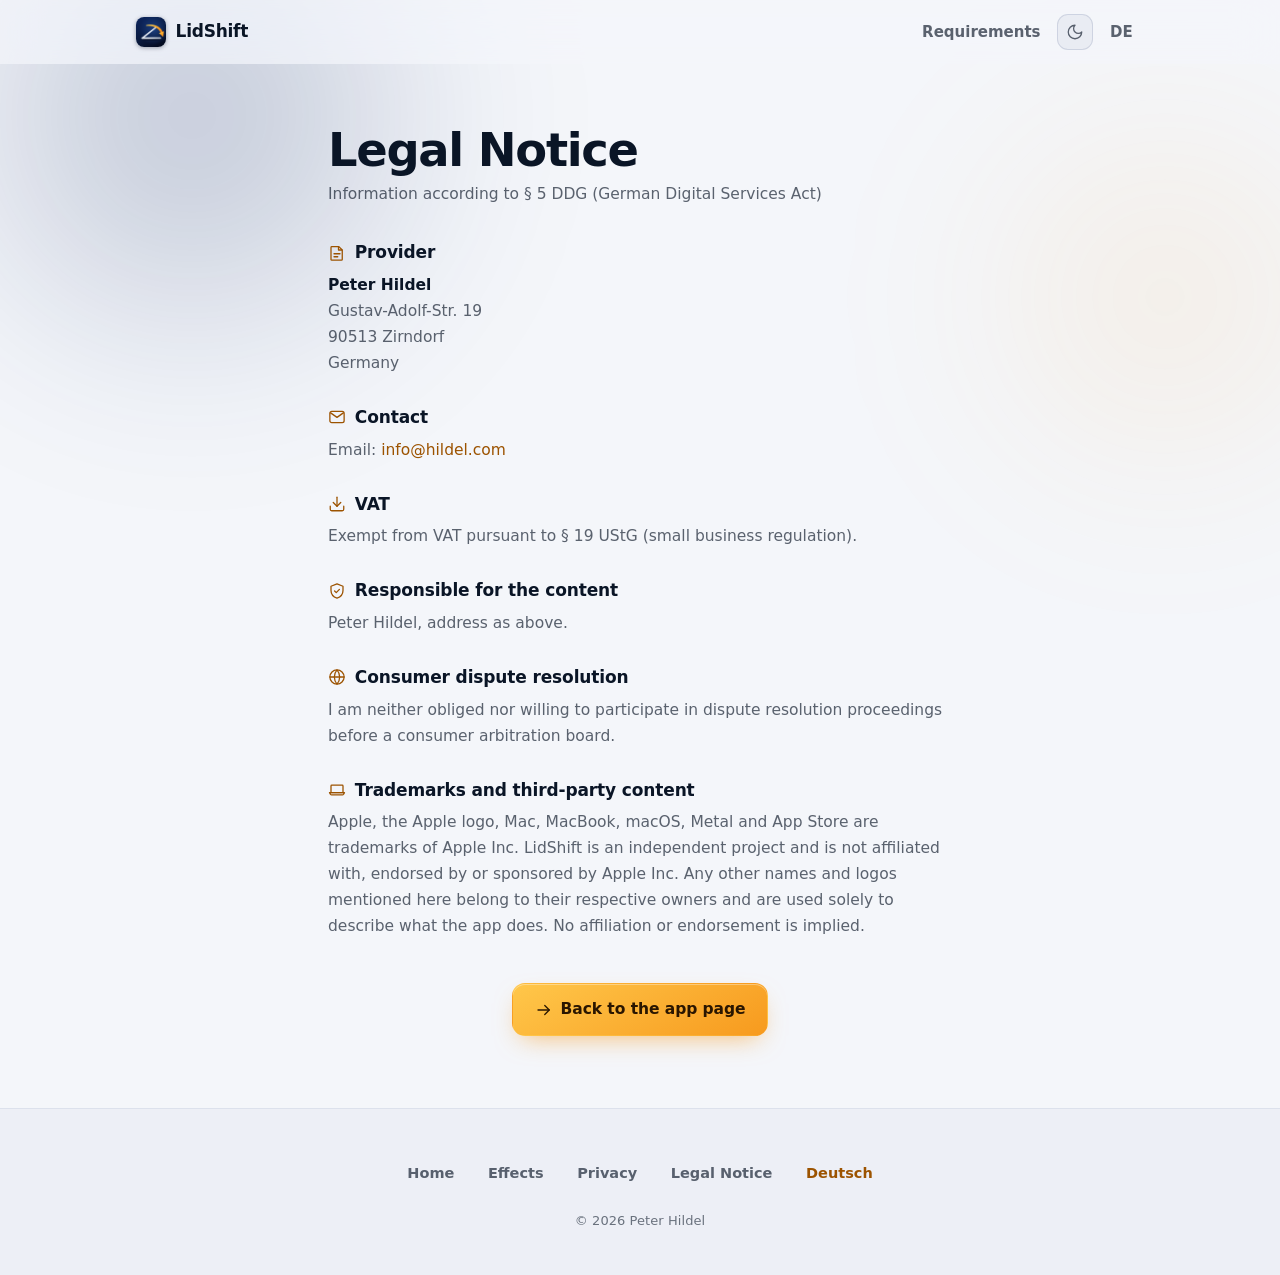
<file: impressum.html>
<!DOCTYPE html>
<html lang="en" class="dark">
<head>
  <meta charset="UTF-8">
  <meta name="viewport" content="width=device-width, initial-scale=1.0">
  <title>Legal Notice | LidShift</title>
  <meta name="description" content="Legal notice and provider identification for LidShift.">
  <meta name="robots" content="noindex">
  <link rel="alternate" hreflang="en" href="https://v4ulthunt3r.github.io/lidshift-website/impressum.html">
  <link rel="alternate" hreflang="de" href="https://v4ulthunt3r.github.io/lidshift-website/impressum-de.html">
  <meta name="theme-color" content="#070E1C" media="(prefers-color-scheme: dark)">
  <meta name="theme-color" content="#F4F6FA" media="(prefers-color-scheme: light)">
  <link rel="icon" href="assets/favicon-64.png" sizes="64x64" type="image/png">
  <link rel="icon" href="assets/favicon-32.png" sizes="32x32" type="image/png">
  <link rel="apple-touch-icon" href="assets/apple-touch-icon.png">
  <script>
    (function () {
      try {
        var saved = localStorage.getItem('theme');
        if (saved === 'light') document.documentElement.classList.remove('dark');
        else if (saved === 'dark') document.documentElement.classList.add('dark');
        else if (window.matchMedia('(prefers-color-scheme: light)').matches)
          document.documentElement.classList.remove('dark');
      } catch (e) {}
    })();
  </script>
  <link rel="stylesheet" href="assets/landing.css?v=2">
</head>
<body>
<a class="skip" href="#main">Skip to content</a>

<div class="ambient" aria-hidden="true"><i class="amb amb-1"></i><i class="amb amb-2"></i></div>

<svg class="lidshift-icons" aria-hidden="true" focusable="false"><defs>
<symbol id="i-laptop" viewBox="0 0 24 24"><path d="M5 5.5h14a1 1 0 0 1 1 1v9H4v-9a1 1 0 0 1 1-1Z"/><path d="M2 15.5h20l-1.4 2.3a1.6 1.6 0 0 1-1.4.7H4.8a1.6 1.6 0 0 1-1.4-.7Z"/></symbol>
<symbol id="i-angle" viewBox="0 0 24 24"><path d="M3.5 19.5h17"/><path d="M3.5 19.5 15.5 6"/><path d="M19.2 12.4a8.2 8.2 0 0 0-2.6-4.6"/></symbol>
<symbol id="i-glass" viewBox="0 0 24 24"><rect x="3.5" y="3.5" width="17" height="17" rx="3"/><path d="M3.5 12.5h17"/><path d="M6.5 8h5M6.5 16.8h3"/></symbol>
<symbol id="i-shutter" viewBox="0 0 24 24"><rect x="3.5" y="3.5" width="17" height="17" rx="3"/><path d="M3.5 10.5h17" /><path d="M4 7h16M4 4.6h16" /></symbol>
<symbol id="i-paper" viewBox="0 0 24 24"><path d="M6 2.8h8.4L19 7.4V21a.8.8 0 0 1-.8.8H6a.8.8 0 0 1-.8-.8V3.6A.8.8 0 0 1 6 2.8Z"/><path d="M14 2.9v4.6h4.7"/><path d="M8 12.5h7M8 16.3h4.5"/></symbol>
<symbol id="i-tv" viewBox="0 0 24 24"><rect x="2.5" y="5.5" width="19" height="13" rx="2.5"/><path d="M8 2.5l4 3 4-3"/><path d="M6 12h12"/></symbol>
<symbol id="i-dim" viewBox="0 0 24 24"><circle cx="12" cy="12" r="3.4"/><path d="M12 4.2V2.5M12 21.5v-1.7M5.5 5.5 4.3 4.3M19.7 19.7l-1.2-1.2M4.2 12H2.5M21.5 12h-1.7"/></symbol>
<symbol id="i-sliders" viewBox="0 0 24 24"><path d="M4 7h9M17.5 7H20M4 17h3M11.5 17H20"/><circle cx="15" cy="7" r="2.3"/><circle cx="9" cy="17" r="2.3"/></symbol>
<symbol id="i-gauge" viewBox="0 0 24 24"><path d="M3.2 17.5a9.5 9.5 0 1 1 17.6 0"/><path d="M12 13.5 16 9.8"/><circle cx="12" cy="14.4" r="1.4"/></symbol>
<symbol id="i-power" viewBox="0 0 24 24"><path d="M12 3.2v8"/><path d="M6.6 6.4a7.5 7.5 0 1 0 10.8 0"/></symbol>
<symbol id="i-cpu" viewBox="0 0 24 24"><rect x="6.5" y="6.5" width="11" height="11" rx="2.2"/><path d="M10 3.5v2.6M14 3.5v2.6M10 17.9v2.6M14 17.9v2.6M3.5 10h2.6M3.5 14h2.6M17.9 10h2.6M17.9 14h2.6"/></symbol>
<symbol id="i-lock" viewBox="0 0 24 24"><rect x="4" y="10.5" width="16" height="10.5" rx="2.5"/><path d="M7.8 10.5V7.2a4.2 4.2 0 0 1 8.4 0v3.3"/></symbol>
<symbol id="i-shield" viewBox="0 0 24 24"><path d="M12 2.5 4 5.7v5.6c0 4.6 3.2 8.6 8 10.2 4.8-1.6 8-5.6 8-10.2V5.7Z"/><path d="m8.8 12 2.2 2.2 4.2-4.4"/></symbol>
<symbol id="i-check" viewBox="0 0 24 24"><path d="m4.5 12.5 5 5 10-11"/></symbol>
<symbol id="i-check-circle" viewBox="0 0 24 24"><circle cx="12" cy="12" r="9.2"/><path d="m8 12.3 2.8 2.8L16.2 9"/></symbol>
<symbol id="i-info" viewBox="0 0 24 24"><circle cx="12" cy="12" r="9.2"/><path d="M12 10.8v6M12 7.6h.01"/></symbol>
<symbol id="i-moon" viewBox="0 0 24 24"><path d="M12 3a6 6 0 0 0 9 9 9 9 0 1 1-9-9Z"/></symbol>
<symbol id="i-sun" viewBox="0 0 24 24"><circle cx="12" cy="12" r="4"/><path d="M12 2v2M12 20v2M4.9 4.9l1.4 1.4M17.7 17.7l1.4 1.4M2 12h2M20 12h2M4.9 19.1l1.4-1.4M17.7 6.3l1.4-1.4"/></symbol>
<symbol id="i-arrow-right" viewBox="0 0 24 24"><path d="M4 12h15"/><path d="m13 6 6 6-6 6"/></symbol>
<symbol id="i-arrow-down" viewBox="0 0 24 24"><path d="M12 4.5v15"/><path d="m6 13.5 6 6 6-6"/></symbol>
<symbol id="i-hand" viewBox="0 0 24 24"><path d="M8 11V5.4a1.9 1.9 0 0 1 3.8 0V11"/><path d="M11.8 11V4.3a1.9 1.9 0 0 1 3.8 0V11"/><path d="M15.6 11.6V6.9a1.9 1.9 0 0 1 3.8 0V14a7.5 7.5 0 0 1-7.5 7.5h-.8a7 7 0 0 1-6.6-4.7L3 13.2a1.9 1.9 0 0 1 3.3-1.8L8 13.6V11"/></symbol>
<symbol id="i-mail" viewBox="0 0 24 24"><rect x="2.5" y="4.5" width="19" height="15" rx="2.5"/><path d="m3.5 6.5 8.5 6 8.5-6"/></symbol>
<symbol id="i-note" viewBox="0 0 24 24"><path d="M5 3.5h9.5L19 8v12.5a1 1 0 0 1-1 1H5a1 1 0 0 1-1-1v-16a1 1 0 0 1 1-1Z"/><path d="M14 3.6V8h4.6"/><path d="M8 13h8M8 17h5"/></symbol>
<symbol id="i-globe" viewBox="0 0 24 24"><circle cx="12" cy="12" r="9.5"/><path d="M2.6 12h18.8"/><path d="M12 2.5a14.5 14.5 0 0 1 0 19 14.5 14.5 0 0 1 0-19Z"/></symbol>
<symbol id="i-download" viewBox="0 0 24 24"><path d="M21 15v4a2 2 0 0 1-2 2H5a2 2 0 0 1-2-2v-4"/><path d="m7 10 5 5 5-5"/><path d="M12 15V3"/></symbol>
<symbol id="i-eye-off" viewBox="0 0 24 24"><path d="M10.6 6.2A9.7 9.7 0 0 1 12 6c5.5 0 9.5 6 9.5 6a17 17 0 0 1-3 3.6"/><path d="M6.6 7.6A17 17 0 0 0 2.5 12S6.5 18 12 18a9.6 9.6 0 0 0 4.1-.9"/><path d="M9.9 9.9a3 3 0 0 0 4.2 4.2"/><path d="m3 3 18 18"/></symbol>
<symbol id="i-wifi-off" viewBox="0 0 24 24"><path d="M2.5 8.5a14 14 0 0 1 6-3.3M15 5.3a14 14 0 0 1 6.5 3.2"/><path d="M6 12.2a9 9 0 0 1 3-1.9M18 12.2a9 9 0 0 0-2.2-1.5"/><path d="M9.4 15.8a4.2 4.2 0 0 1 5.2 0"/><path d="M12 19.2h.01"/><path d="m3 3 18 18"/></symbol>
<symbol id="i-code" viewBox="0 0 24 24"><path d="m8.5 8-4.5 4 4.5 4M15.5 8l4.5 4-4.5 4"/></symbol>
</defs></svg>

<div id="nav-top" aria-hidden="true"></div>
<nav class="nav">
  <div class="wrap nav-inner">
    <a class="brand" href="index.html">
      <img src="assets/icon-256.png" alt="" width="30" height="30">
      <span>LidShift</span>
    </a>
    <div class="nav-right">
      <a class="nav-link hide-sm" href="index.html#requirements">Requirements</a>
      <button id="theme-toggle" class="icon-btn" type="button" aria-label="Switch between light and dark" aria-pressed="true">
        <svg class="ico" id="theme-icon" aria-hidden="true"><use href="#i-moon"/></svg>
      </button>
      <a class="nav-link" href="impressum-de.html" hreflang="de" lang="de">DE</a>
    </div>
  </div>
</nav>

<main class="doc" id="main">
  <h1>Legal Notice</h1>
  <p class="doc-meta">Information according to § 5 DDG (German Digital Services Act)</p>

  <section>
    <h2><svg class="ico" aria-hidden="true"><use href="#i-note"/></svg> Provider</h2>
    <p>
      <strong>Peter Hildel</strong><br>
      Gustav-Adolf-Str. 19<br>
      90513 Zirndorf<br>
      Germany
    </p>
  </section>

  <section>
    <h2><svg class="ico" aria-hidden="true"><use href="#i-mail"/></svg> Contact</h2>
    <p>Email: <a href="mailto:info@hildel.com">info@hildel.com</a></p>
  </section>

  <section>
    <h2><svg class="ico" aria-hidden="true"><use href="#i-download"/></svg> VAT</h2>
    <p>Exempt from VAT pursuant to § 19 UStG (small business regulation).</p>
  </section>

  <section>
    <h2><svg class="ico" aria-hidden="true"><use href="#i-shield"/></svg> Responsible for the content</h2>
    <p>Peter Hildel, address as above.</p>
  </section>

  <section>
    <h2><svg class="ico" aria-hidden="true"><use href="#i-globe"/></svg> Consumer dispute resolution</h2>
    <p>
      I am neither obliged nor willing to participate in dispute resolution proceedings before a consumer
      arbitration board.
    </p>
  </section>

  <section>
    <h2><svg class="ico" aria-hidden="true"><use href="#i-laptop"/></svg> Trademarks and third-party content</h2>
    <p>
      Apple, the Apple logo, Mac, MacBook, macOS, Metal and App Store are trademarks of Apple Inc.
      LidShift is an independent project and is not affiliated with, endorsed by or sponsored by
      Apple Inc. Any other names and logos mentioned here belong to their respective owners and are
      used solely to describe what the app does. No affiliation or endorsement is implied.
    </p>
  </section>

  <div class="back">
    <a href="index.html" class="btn btn-primary">
      <svg class="ico" aria-hidden="true"><use href="#i-arrow-right"/></svg> Back to the app page
    </a>
  </div>
</main>

<footer class="footer">
  <div class="wrap">
    <div class="footer-links">
      <a href="index.html">Home</a>
      <a href="index.html#effects">Effects</a>
      <a href="index.html#privacy">Privacy</a>
      <a href="impressum.html">Legal Notice</a>
      <a class="lang" href="impressum-de.html" hreflang="de" lang="de">Deutsch</a>
    </div>
    <p class="footer-note tiny">© <span id="year">2026</span> Peter Hildel</p>
  </div>
</footer>

<script src="assets/site.js?v=1"></script>
</body>
</html>
</file>
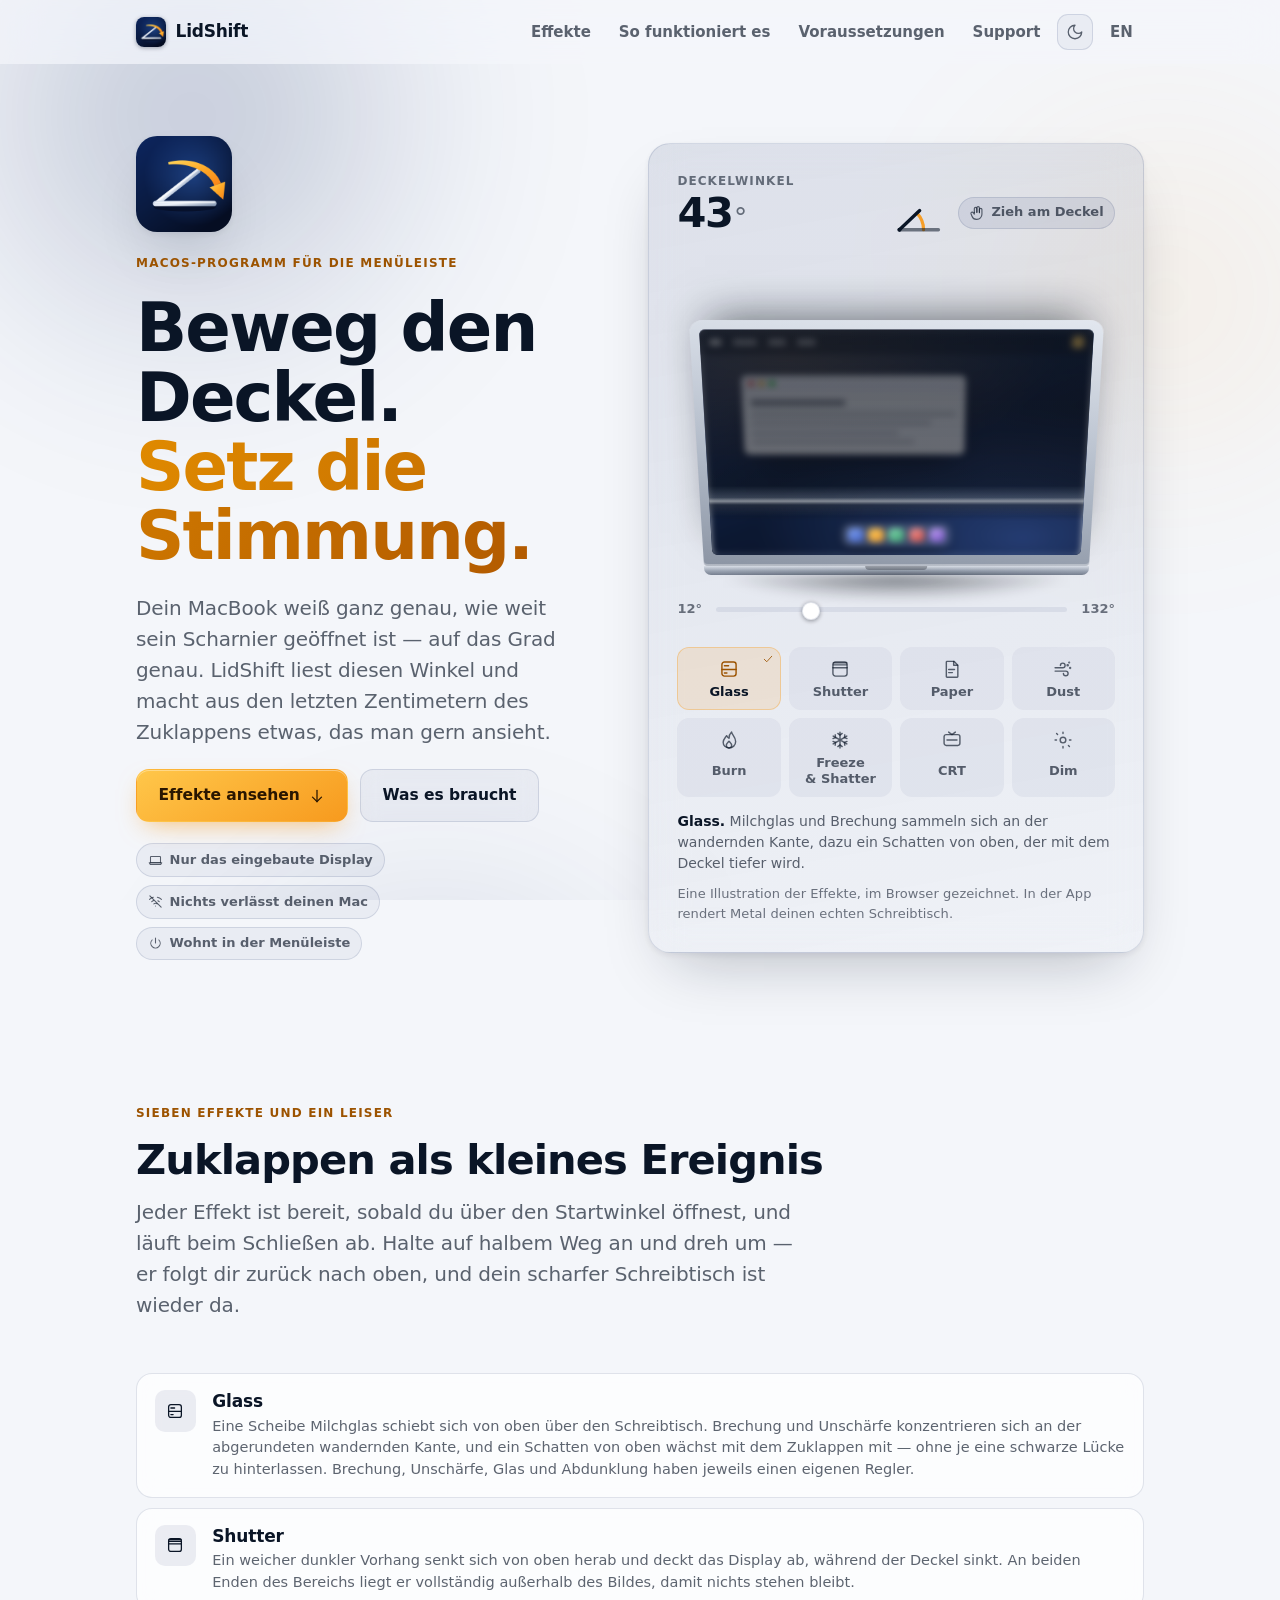
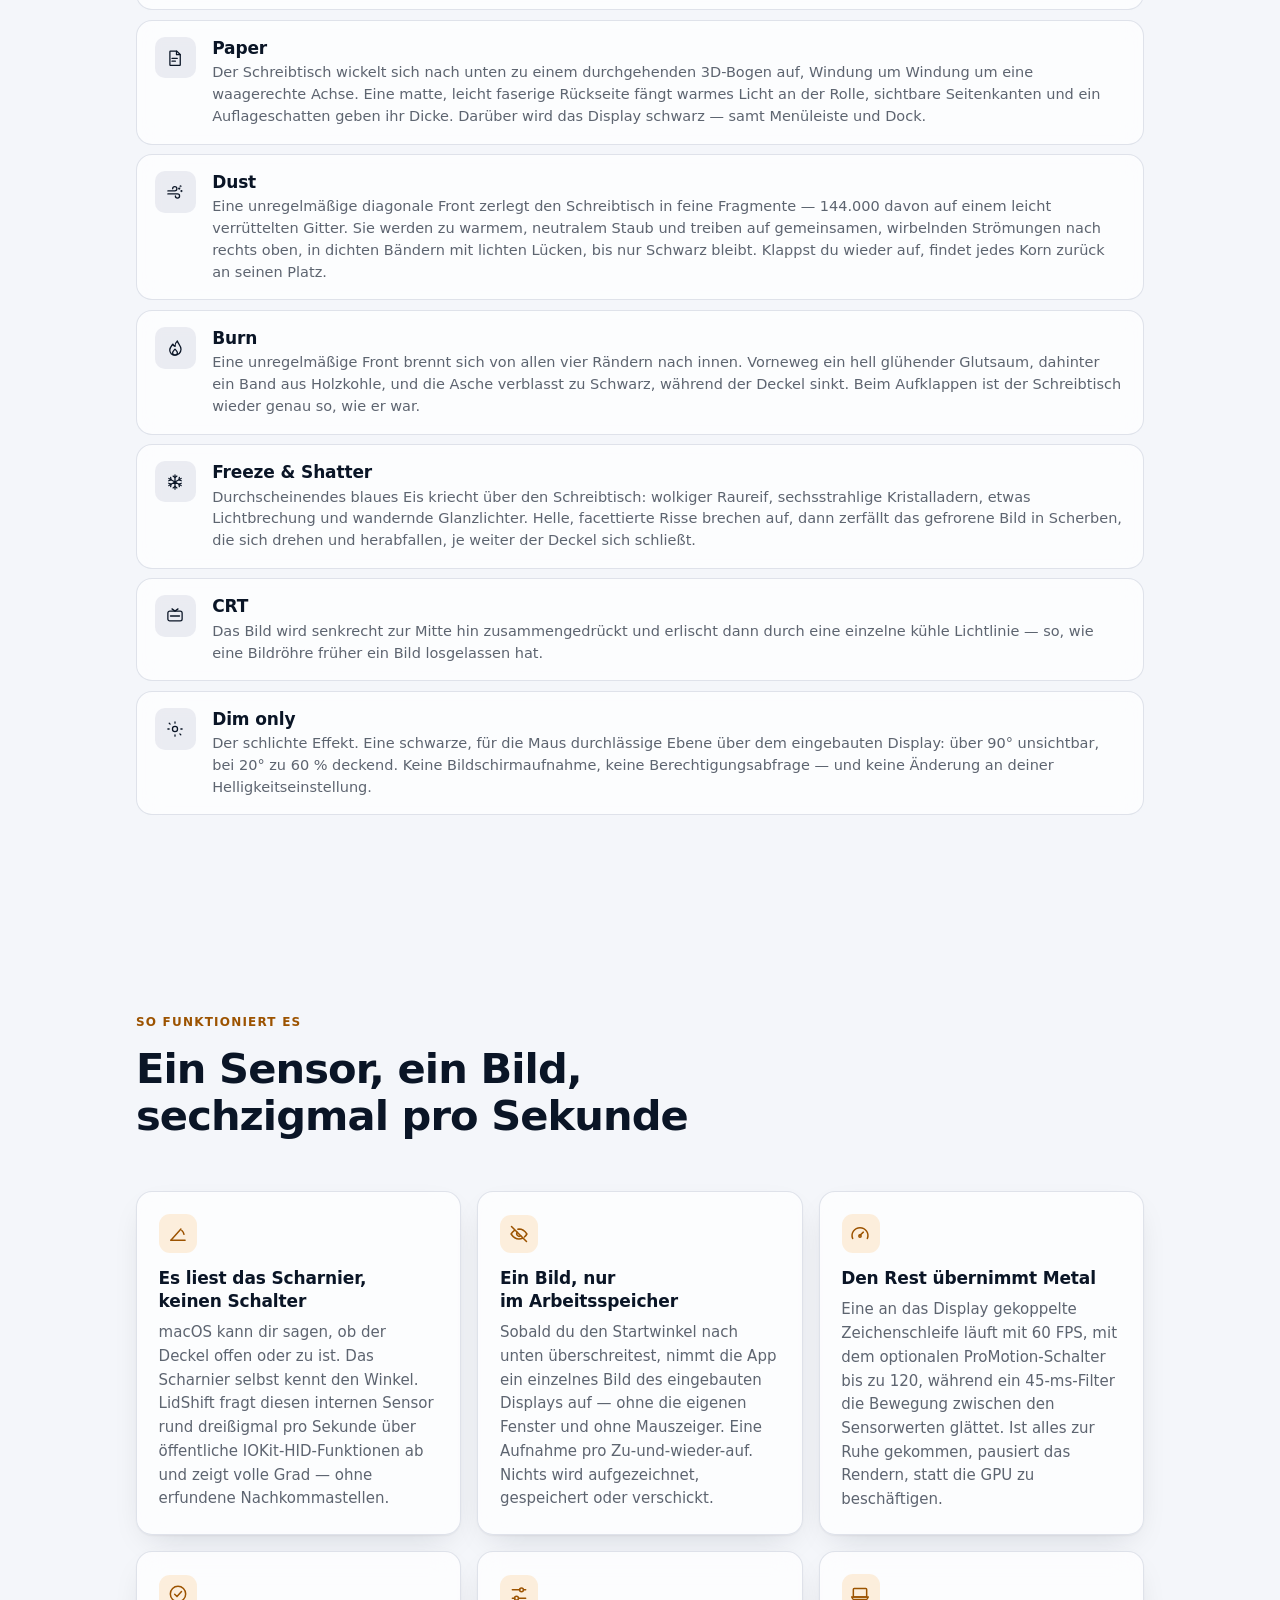
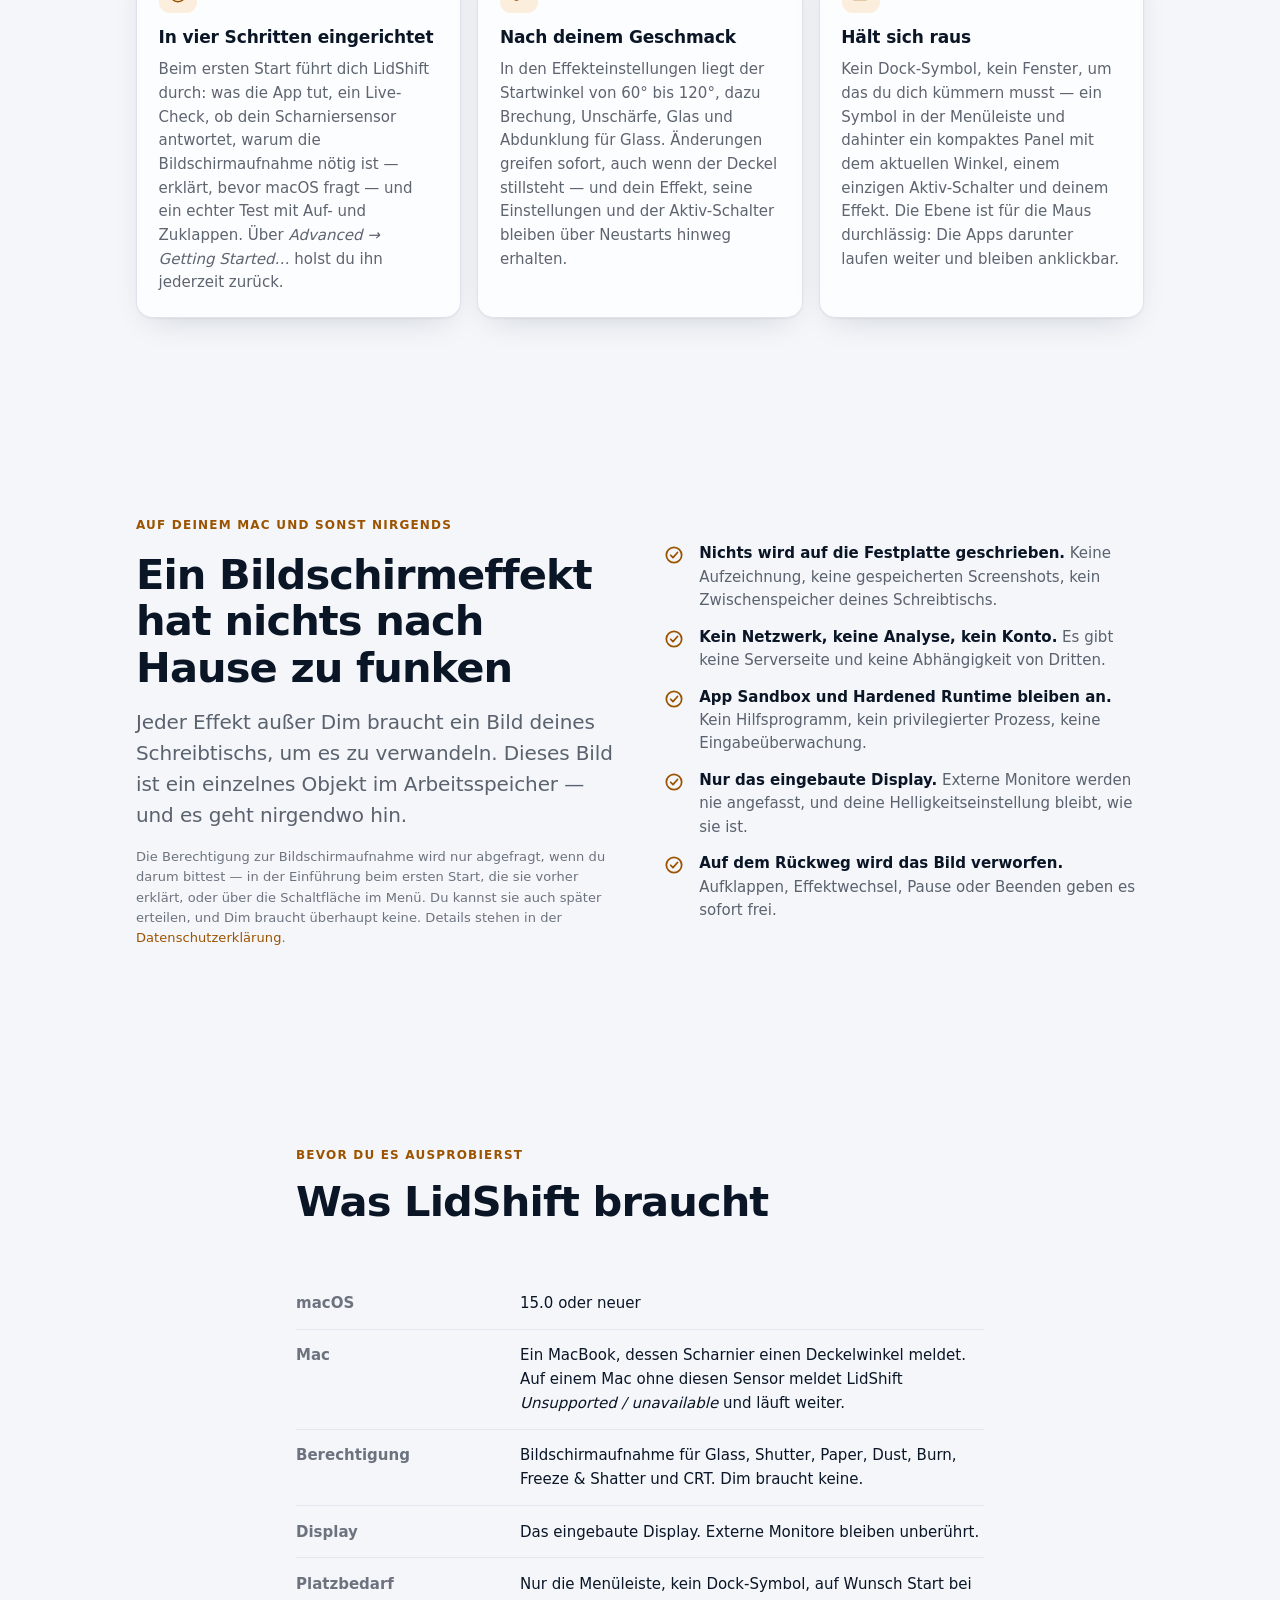
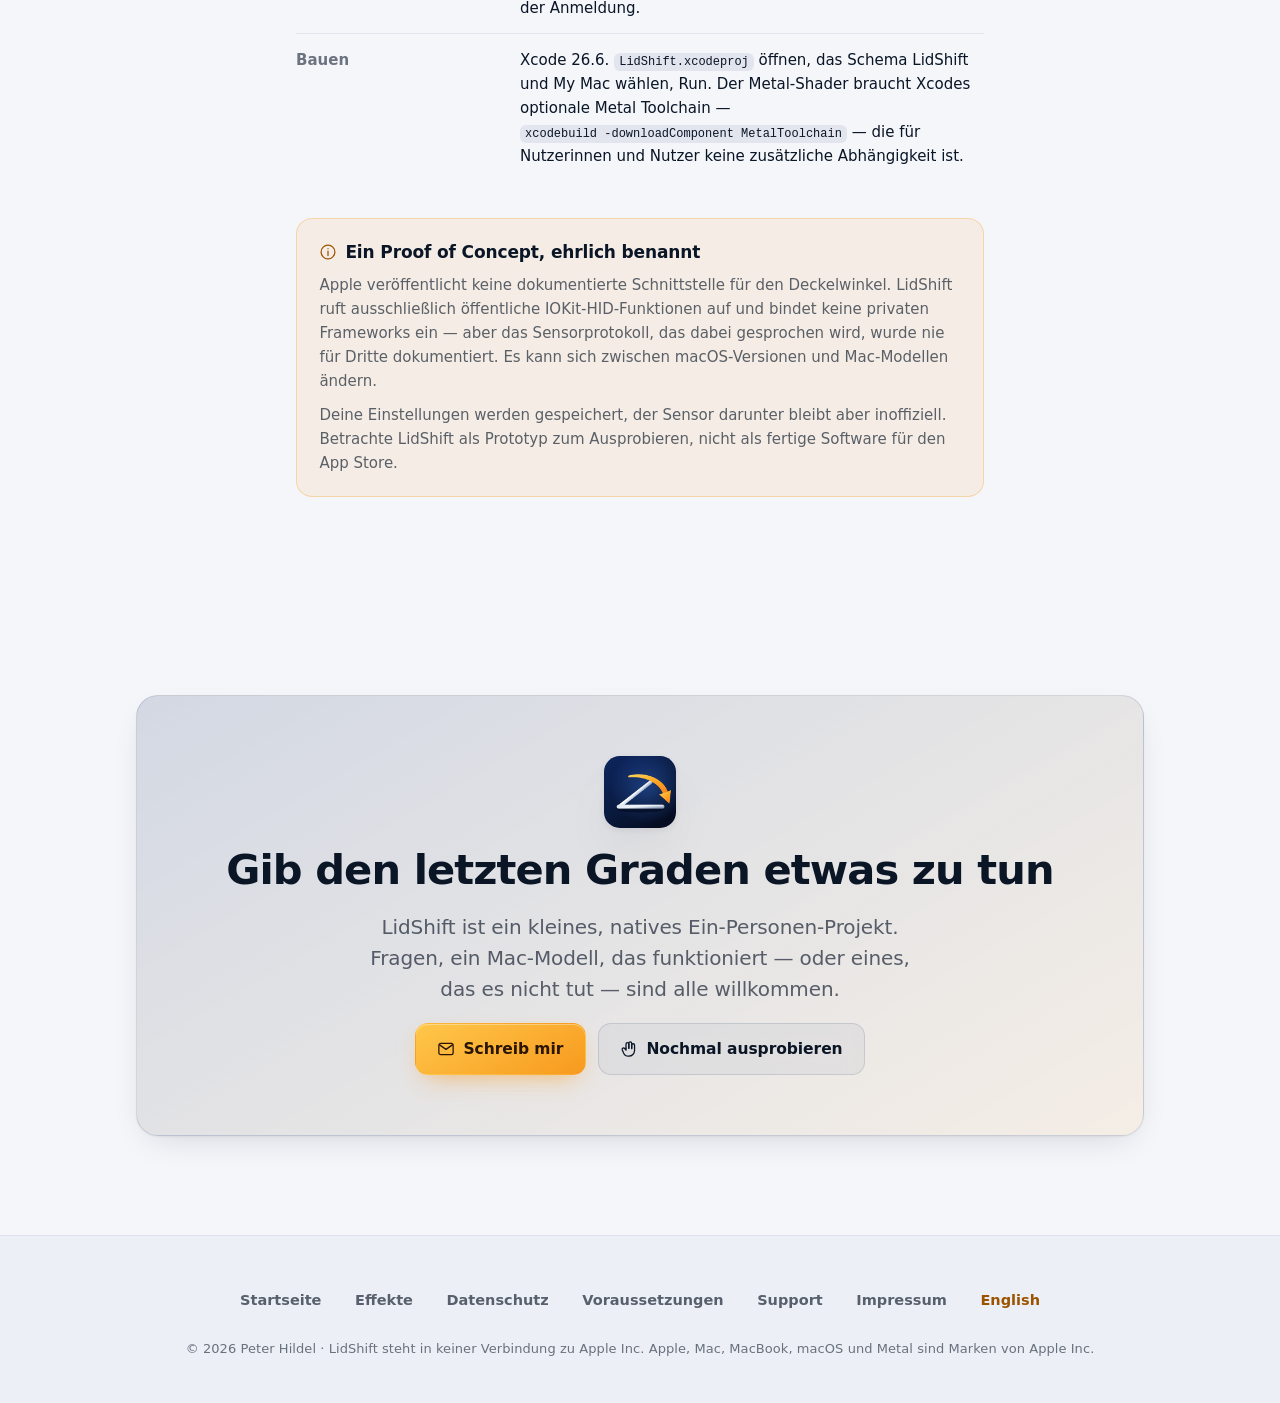
<file: index-de.html>
<!DOCTYPE html>
<html lang="de" class="dark">
<head>
  <meta charset="UTF-8">
  <meta name="viewport" content="width=device-width, initial-scale=1.0">
  <title>LidShift — Beweg den Deckel. Setz die Stimmung.</title>
  <meta name="description" content="LidShift ist ein macOS-Programm in der Menüleiste, das den echten Scharnierwinkel deines MacBooks liest und das Zuklappen in einen Effekt auf deinem Schreibtisch verwandelt: Milchglas, aufrollendes Papier, verwehender Staub, ein Brand, zerspringendes Eis oder eine erlöschende Bildröhre.">
  <link rel="canonical" href="https://v4ulthunt3r.github.io/lidshift-website/index-de.html">
  <link rel="alternate" hreflang="en" href="https://v4ulthunt3r.github.io/lidshift-website/index.html">
  <link rel="alternate" hreflang="de" href="https://v4ulthunt3r.github.io/lidshift-website/index-de.html">
  <link rel="alternate" hreflang="x-default" href="https://v4ulthunt3r.github.io/lidshift-website/index.html">
  <meta name="theme-color" content="#070E1C" media="(prefers-color-scheme: dark)">
  <meta name="theme-color" content="#F4F6FA" media="(prefers-color-scheme: light)">
  <meta property="og:type" content="website">
  <meta property="og:title" content="LidShift — Beweg den Deckel. Setz die Stimmung.">
  <meta property="og:description" content="Ein macOS-Programm in der Menüleiste, das den echten Scharnierwinkel deines MacBooks liest und das Zuklappen in einen Effekt auf deinem Schreibtisch verwandelt.">
  <meta property="og:image" content="https://v4ulthunt3r.github.io/lidshift-website/assets/icon-512.png">
  <meta property="og:locale" content="de">
  <meta property="og:locale:alternate" content="en">
  <meta name="twitter:card" content="summary_large_image">
  <link rel="icon" href="assets/favicon-64.png" sizes="64x64" type="image/png">
  <link rel="icon" href="assets/favicon-32.png" sizes="32x32" type="image/png">
  <link rel="apple-touch-icon" href="assets/apple-touch-icon.png">
  <script>
    /* Dunkel ist das Zuhause dieser App – die Wahl der Leserin gewinnt trotzdem. */
    (function () {
      try {
        var saved = localStorage.getItem('theme');
        if (saved === 'light') document.documentElement.classList.remove('dark');
        else if (saved === 'dark') document.documentElement.classList.add('dark');
        else if (window.matchMedia('(prefers-color-scheme: light)').matches)
          document.documentElement.classList.remove('dark');
      } catch (e) {}
    })();
  </script>
  <link rel="stylesheet" href="assets/landing.css?v=3">
</head>
<body>
<a class="skip" href="#main">Zum Inhalt springen</a>

<div class="ambient" aria-hidden="true"><i class="amb amb-1"></i><i class="amb amb-2"></i><i class="amb amb-3"></i></div>

<svg class="lidshift-icons" aria-hidden="true" focusable="false"><defs>
<symbol id="i-laptop" viewBox="0 0 24 24"><path d="M5 5.5h14a1 1 0 0 1 1 1v9H4v-9a1 1 0 0 1 1-1Z"/><path d="M2 15.5h20l-1.4 2.3a1.6 1.6 0 0 1-1.4.7H4.8a1.6 1.6 0 0 1-1.4-.7Z"/></symbol>
<symbol id="i-angle" viewBox="0 0 24 24"><path d="M3.5 19.5h17"/><path d="M3.5 19.5 15.5 6"/><path d="M19.2 12.4a8.2 8.2 0 0 0-2.6-4.6"/></symbol>
<symbol id="i-glass" viewBox="0 0 24 24"><rect x="3.5" y="3.5" width="17" height="17" rx="3"/><path d="M3.5 12.5h17"/><path d="M6.5 8h5M6.5 16.8h3"/></symbol>
<symbol id="i-shutter" viewBox="0 0 24 24"><rect x="3.5" y="3.5" width="17" height="17" rx="3"/><path d="M3.5 10.5h17" /><path d="M4 7h16M4 4.6h16" /></symbol>
<symbol id="i-paper" viewBox="0 0 24 24"><path d="M6 2.8h8.4L19 7.4V21a.8.8 0 0 1-.8.8H6a.8.8 0 0 1-.8-.8V3.6A.8.8 0 0 1 6 2.8Z"/><path d="M14 2.9v4.6h4.7"/><path d="M8 12.5h7M8 16.3h4.5"/></symbol>
<symbol id="i-tv" viewBox="0 0 24 24"><rect x="2.5" y="5.5" width="19" height="13" rx="2.5"/><path d="M8 2.5l4 3 4-3"/><path d="M6 12h12"/></symbol>
<symbol id="i-dim" viewBox="0 0 24 24"><circle cx="12" cy="12" r="3.4"/><path d="M12 4.2V2.5M12 21.5v-1.7M5.5 5.5 4.3 4.3M19.7 19.7l-1.2-1.2M4.2 12H2.5M21.5 12h-1.7"/></symbol>
<symbol id="i-sliders" viewBox="0 0 24 24"><path d="M4 7h9M17.5 7H20M4 17h3M11.5 17H20"/><circle cx="15" cy="7" r="2.3"/><circle cx="9" cy="17" r="2.3"/></symbol>
<symbol id="i-gauge" viewBox="0 0 24 24"><path d="M3.2 17.5a9.5 9.5 0 1 1 17.6 0"/><path d="M12 13.5 16 9.8"/><circle cx="12" cy="14.4" r="1.4"/></symbol>
<symbol id="i-power" viewBox="0 0 24 24"><path d="M12 3.2v8"/><path d="M6.6 6.4a7.5 7.5 0 1 0 10.8 0"/></symbol>
<symbol id="i-cpu" viewBox="0 0 24 24"><rect x="6.5" y="6.5" width="11" height="11" rx="2.2"/><path d="M10 3.5v2.6M14 3.5v2.6M10 17.9v2.6M14 17.9v2.6M3.5 10h2.6M3.5 14h2.6M17.9 10h2.6M17.9 14h2.6"/></symbol>
<symbol id="i-lock" viewBox="0 0 24 24"><rect x="4" y="10.5" width="16" height="10.5" rx="2.5"/><path d="M7.8 10.5V7.2a4.2 4.2 0 0 1 8.4 0v3.3"/></symbol>
<symbol id="i-shield" viewBox="0 0 24 24"><path d="M12 2.5 4 5.7v5.6c0 4.6 3.2 8.6 8 10.2 4.8-1.6 8-5.6 8-10.2V5.7Z"/><path d="m8.8 12 2.2 2.2 4.2-4.4"/></symbol>
<symbol id="i-check" viewBox="0 0 24 24"><path d="m4.5 12.5 5 5 10-11"/></symbol>
<symbol id="i-check-circle" viewBox="0 0 24 24"><circle cx="12" cy="12" r="9.2"/><path d="m8 12.3 2.8 2.8L16.2 9"/></symbol>
<symbol id="i-info" viewBox="0 0 24 24"><circle cx="12" cy="12" r="9.2"/><path d="M12 10.8v6M12 7.6h.01"/></symbol>
<symbol id="i-moon" viewBox="0 0 24 24"><path d="M12 3a6 6 0 0 0 9 9 9 9 0 1 1-9-9Z"/></symbol>
<symbol id="i-sun" viewBox="0 0 24 24"><circle cx="12" cy="12" r="4"/><path d="M12 2v2M12 20v2M4.9 4.9l1.4 1.4M17.7 17.7l1.4 1.4M2 12h2M20 12h2M4.9 19.1l1.4-1.4M17.7 6.3l1.4-1.4"/></symbol>
<symbol id="i-arrow-right" viewBox="0 0 24 24"><path d="M4 12h15"/><path d="m13 6 6 6-6 6"/></symbol>
<symbol id="i-arrow-down" viewBox="0 0 24 24"><path d="M12 4.5v15"/><path d="m6 13.5 6 6 6-6"/></symbol>
<symbol id="i-hand" viewBox="0 0 24 24"><path d="M8 11V5.4a1.9 1.9 0 0 1 3.8 0V11"/><path d="M11.8 11V4.3a1.9 1.9 0 0 1 3.8 0V11"/><path d="M15.6 11.6V6.9a1.9 1.9 0 0 1 3.8 0V14a7.5 7.5 0 0 1-7.5 7.5h-.8a7 7 0 0 1-6.6-4.7L3 13.2a1.9 1.9 0 0 1 3.3-1.8L8 13.6V11"/></symbol>
<symbol id="i-mail" viewBox="0 0 24 24"><rect x="2.5" y="4.5" width="19" height="15" rx="2.5"/><path d="m3.5 6.5 8.5 6 8.5-6"/></symbol>
<symbol id="i-note" viewBox="0 0 24 24"><path d="M5 3.5h9.5L19 8v12.5a1 1 0 0 1-1 1H5a1 1 0 0 1-1-1v-16a1 1 0 0 1 1-1Z"/><path d="M14 3.6V8h4.6"/><path d="M8 13h8M8 17h5"/></symbol>
<symbol id="i-globe" viewBox="0 0 24 24"><circle cx="12" cy="12" r="9.5"/><path d="M2.6 12h18.8"/><path d="M12 2.5a14.5 14.5 0 0 1 0 19 14.5 14.5 0 0 1 0-19Z"/></symbol>
<symbol id="i-download" viewBox="0 0 24 24"><path d="M21 15v4a2 2 0 0 1-2 2H5a2 2 0 0 1-2-2v-4"/><path d="m7 10 5 5 5-5"/><path d="M12 15V3"/></symbol>
<symbol id="i-eye-off" viewBox="0 0 24 24"><path d="M10.6 6.2A9.7 9.7 0 0 1 12 6c5.5 0 9.5 6 9.5 6a17 17 0 0 1-3 3.6"/><path d="M6.6 7.6A17 17 0 0 0 2.5 12S6.5 18 12 18a9.6 9.6 0 0 0 4.1-.9"/><path d="M9.9 9.9a3 3 0 0 0 4.2 4.2"/><path d="m3 3 18 18"/></symbol>
<symbol id="i-wifi-off" viewBox="0 0 24 24"><path d="M2.5 8.5a14 14 0 0 1 6-3.3M15 5.3a14 14 0 0 1 6.5 3.2"/><path d="M6 12.2a9 9 0 0 1 3-1.9M18 12.2a9 9 0 0 0-2.2-1.5"/><path d="M9.4 15.8a4.2 4.2 0 0 1 5.2 0"/><path d="M12 19.2h.01"/><path d="m3 3 18 18"/></symbol>
<symbol id="i-dust" viewBox="0 0 24 24"><path d="M2.5 10.5h9.2a2.8 2.8 0 1 0-2.8-2.8"/><path d="M2.5 14.5h12.8a2.8 2.8 0 1 1-2.8 2.8"/><circle cx="17.6" cy="7.4" r=".7"/><circle cx="20.6" cy="10.8" r=".55"/><circle cx="19.4" cy="4.2" r=".45"/></symbol>
<symbol id="i-flame" viewBox="0 0 24 24"><path d="M12 21.5c-4.1 0-7-2.9-7-6.7 0-3.5 2.4-5.4 4.1-8 .8 1.6 1.7 2.6 3 3.1-.1-2.8.9-5.4 3-7.4.4 3.2 4.9 6 4.9 11.3 0 4.5-3.5 7.7-8 7.7Z"/><path d="M12 21.5c-1.8 0-3.2-1.3-3.2-3.1 0-1.8 1.5-3 3.2-4.9 1.7 1.9 3.2 3.1 3.2 4.9 0 1.8-1.4 3.1-3.2 3.1Z"/></symbol>
<symbol id="i-snow" viewBox="0 0 24 24"><path d="M12 2.5v19M3.8 7.25l16.4 9.5M3.8 16.75l16.4-9.5"/><path d="m9.4 4.1 2.6 2 2.6-2M9.4 19.9l2.6-2 2.6 2"/><path d="m3.6 10.3 3.1-1.2-.5-3.3M20.4 13.7l-3.1 1.2.5 3.3"/><path d="m6.2 18.2.5-3.3-3.1-1.2M17.8 5.8l-.5 3.3 3.1 1.2"/></symbol>
<symbol id="i-code" viewBox="0 0 24 24"><path d="m8.5 8-4.5 4 4.5 4M15.5 8l4.5 4-4.5 4"/></symbol>
</defs></svg>

<!-- Filters the demo's Burn and Freeze & Shatter layers reference. lid.js tunes #ice per frame. -->
<svg class="fx-filters" width="0" height="0" aria-hidden="true" focusable="false" style="position:absolute;width:0;height:0;overflow:hidden">
  <filter id="burn-edge" x="-5%" y="-5%" width="110%" height="110%">
    <feTurbulence type="fractalNoise" baseFrequency="0.028" numOctaves="3" seed="11" result="noise"/>
    <feDisplacementMap in="SourceGraphic" in2="noise" scale="22" xChannelSelector="R" yChannelSelector="G"/>
  </filter>
  <filter id="ice" x="0" y="0" width="100%" height="100%" color-interpolation-filters="sRGB">
    <feTurbulence type="fractalNoise" baseFrequency="0.05" numOctaves="3" seed="4" result="noise"/>
    <feDisplacementMap data-ice-bend in="SourceGraphic" in2="noise" scale="0" xChannelSelector="R" yChannelSelector="G" result="bent"/>
    <feColorMatrix data-ice-matrix in="bent" type="matrix" values="1 0 0 0 0  0 1 0 0 0  0 0 1 0 0  0 0 0 1 0" result="tinted"/>
    <feColorMatrix in="noise" type="matrix" values="0 0 0 0 0.77  0 0 0 0 0.91  0 0 0 0 0.98  1.7 0 0 0 -0.72" result="frost"/>
    <feComponentTransfer in="frost" result="rime"><feFuncA data-ice-rime type="linear" slope="0" intercept="0"/></feComponentTransfer>
    <feComposite in="rime" in2="bent" operator="in" result="rimeOnIce"/>
    <feMerge><feMergeNode in="tinted"/><feMergeNode in="rimeOnIce"/></feMerge>
  </filter>
</svg>

<div id="nav-top" aria-hidden="true"></div>
<nav class="nav">
  <div class="wrap nav-inner">
    <a class="brand" href="index-de.html">
      <img src="assets/icon-256.png" alt="" width="30" height="30">
      <span>LidShift</span>
    </a>
    <div class="nav-right">
      <a class="nav-link hide-sm" href="#effects">Effekte</a>
      <a class="nav-link hide-sm" href="#how">So funktioniert&nbsp;es</a>
      <a class="nav-link hide-sm" href="#requirements">Voraussetzungen</a>
      <a class="nav-link hide-sm" href="support-de.html">Support</a>
      <button id="theme-toggle" class="icon-btn" type="button" aria-label="Zwischen hellem und dunklem Erscheinungsbild wechseln" aria-pressed="true">
        <svg class="ico" id="theme-icon" aria-hidden="true"><use href="#i-moon"/></svg>
      </button>
      <a class="nav-link" href="index.html" hreflang="en" lang="en">EN</a>
    </div>
  </div>
</nav>

<main id="main">

  <!-- ============================ Hero ============================ -->
  <section class="hero">
    <div class="wrap hero-grid">
      <div class="hero-copy">
        <img class="hero-icon" src="assets/icon-512.png" alt="App-Symbol von LidShift" width="96" height="96">
        <p class="eyebrow">macOS-Programm für die Menüleiste</p>
        <h1>Beweg den Deckel.<br><span class="accent">Setz die Stimmung.</span></h1>
        <p class="lede">
          Dein MacBook weiß ganz genau, wie weit sein Scharnier geöffnet ist — auf das Grad
          genau. LidShift liest diesen Winkel und macht aus den letzten Zentimetern des
          Zuklappens etwas, das man gern ansieht.
        </p>
        <div class="btn-row">
          <a class="btn btn-primary" href="#effects">
            Effekte ansehen
            <svg class="ico" aria-hidden="true"><use href="#i-arrow-down"/></svg>
          </a>
          <a class="btn btn-secondary" href="#requirements">Was es braucht</a>
        </div>
        <div class="pill-row">
          <span class="pill"><svg class="ico" aria-hidden="true"><use href="#i-laptop"/></svg> Nur das eingebaute Display</span>
          <span class="pill"><svg class="ico" aria-hidden="true"><use href="#i-wifi-off"/></svg> Nichts verlässt deinen Mac</span>
          <span class="pill"><svg class="ico" aria-hidden="true"><use href="#i-power"/></svg> Wohnt in der Menüleiste</span>
        </div>
      </div>

      <!-- Zieh am Deckel; der Schreibtisch antwortet im selben Frame. -->
      <div class="demo" id="demo">
        <div class="demo-top">
          <div>
            <p class="angle-label" id="angle-label">Deckelwinkel</p>
            <p class="angle-readout" aria-hidden="true">
              <span class="value" data-angle-value>106</span><span class="unit">°</span>
            </p>
          </div>
          <div style="display:flex;align-items:center;gap:.75rem">
            <svg viewBox="0 0 60 56" width="56" height="52" aria-hidden="true" style="overflow:visible">
              <path data-gauge-arc d="M 36 46 A 26 26 0 0 0 10 20" fill="none" stroke="var(--accent)" stroke-width="3.4" stroke-linecap="round" opacity=".95"/>
              <path d="M10 46 H 52" fill="none" stroke="currentColor" stroke-width="3.6" stroke-linecap="round" opacity=".55"/>
              <path data-gauge-arm d="M10 46 H 40" fill="none" stroke="currentColor" stroke-width="3.6" stroke-linecap="round"/>
              <circle cx="10" cy="46" r="2.2" fill="currentColor"/>
            </svg>
            <span class="grab-hint" data-hint>
              <svg class="ico" aria-hidden="true" style="width:1rem;height:1rem"><use href="#i-hand"/></svg>
              Zieh am Deckel
            </span>
          </div>
        </div>

        <div class="stage" data-lid-stage>
          <div class="mac">
            <div class="lid-hinge" data-lid
                 role="slider" tabindex="0"
                 aria-labelledby="angle-label"
                 aria-valuemin="12" aria-valuemax="132" aria-valuenow="106"
                 aria-valuetext="106 Grad" data-valuetext="%d Grad">
              <div class="lid">
                <div class="screen" data-screen data-effect="glass">
                  <div class="desktop">
                    <div class="desk-menubar">
                      <i></i><i></i><i></i><i></i>
                      <span class="spacer"></span>
                      <i class="mb-icon"></i>
                    </div>
                    <div class="desk-window">
                      <div class="titlebar"><b></b><b></b><b></b></div>
                      <div class="body"><i></i><i></i><i></i><i></i><i></i></div>
                    </div>
                    <div class="desk-dock"><i></i><i></i><i></i><i></i><i></i></div>
                  </div>
                  <div class="fx fx-glass"><span class="glass-veil"></span><span class="glass-ridge"></span></div>
                  <div class="fx fx-shutter"></div>
                  <div class="fx fx-paper"><span class="paper-void"></span><span class="paper-roll"></span></div>
                  <div class="fx fx-crt"><span class="crt-void"></span><span class="crt-line"></span></div>
                  <div class="fx fx-dust"><canvas></canvas></div>
                  <div class="fx fx-burn"><span class="burn-hole"></span></div>
                  <div class="fx fx-freeze"></div>
                  <div class="fx fx-dim"></div>
                </div>
              </div>
            </div>
            <div class="mac-base"></div>
            <div class="mac-shadow" aria-hidden="true"></div>
          </div>
        </div>

        <div class="slider-row">
          <label for="angle-slider">12°</label>
          <input id="angle-slider" type="range" min="12" max="132" step="1" value="106" data-angle-slider
                 aria-label="Deckelwinkel in Grad">
          <label for="angle-slider">132°</label>
        </div>

        <div class="effect-picker" role="group" aria-label="Effekt auswählen">
          <button class="fx-card" type="button" data-effect="glass" aria-pressed="true"
                  data-caption="<b>Glass.</b> Milchglas und Brechung sammeln sich an der wandernden Kante, dazu ein Schatten von oben, der mit dem Deckel tiefer wird.">
            <svg class="ico" aria-hidden="true"><use href="#i-glass"/></svg> Glass
            <svg class="ico tick" aria-hidden="true"><use href="#i-check"/></svg>
          </button>
          <button class="fx-card" type="button" data-effect="shutter" aria-pressed="false"
                  data-caption="<b>Shutter.</b> Ein weicher dunkler Vorhang folgt dem Deckel über das Display und steht an beiden Enden komplett außerhalb des Bildes.">
            <svg class="ico" aria-hidden="true"><use href="#i-shutter"/></svg> Shutter
            <svg class="ico tick" aria-hidden="true"><use href="#i-check"/></svg>
          </button>
          <button class="fx-card" type="button" data-effect="paper" aria-pressed="false"
                  data-caption="<b>Paper.</b> Der Schreibtisch wickelt sich nach unten zu einem durchgehenden Bogen auf — weite Rolle, matte Rückseite, sichtbare Kanten und ein Auflageschatten.">
            <svg class="ico" aria-hidden="true"><use href="#i-paper"/></svg> Paper
            <svg class="ico tick" aria-hidden="true"><use href="#i-check"/></svg>
          </button>
          <button class="fx-card" type="button" data-effect="dust" aria-pressed="false"
                  data-caption="<b>Dust.</b> Eine zerklüftete diagonale Front zerlegt den Schreibtisch in feine Körner, die auf wirbelnden Strömungen nach rechts oben davontreiben.">
            <svg class="ico" aria-hidden="true"><use href="#i-dust"/></svg> Dust
            <svg class="ico tick" aria-hidden="true"><use href="#i-check"/></svg>
          </button>
          <button class="fx-card" type="button" data-effect="burn" aria-pressed="false"
                  data-caption="<b>Burn.</b> Eine unregelmäßige Front brennt sich von allen vier Rändern nach innen — glühende Glut, ein Band aus Holzkohle, dann Asche, die zu Schwarz verblasst.">
            <svg class="ico" aria-hidden="true"><use href="#i-flame"/></svg> Burn
            <svg class="ico tick" aria-hidden="true"><use href="#i-check"/></svg>
          </button>
          <button class="fx-card" type="button" data-effect="freeze" aria-pressed="false"
                  data-caption="<b>Freeze &amp; Shatter.</b> Blaues Eis und Raureif kriechen über den Schreibtisch, Risse brechen auf, und die gefrorenen Scherben drehen sich und fallen herab.">
            <svg class="ico" aria-hidden="true"><use href="#i-snow"/></svg> Freeze &amp;&nbsp;Shatter
            <svg class="ico tick" aria-hidden="true"><use href="#i-check"/></svg>
          </button>
          <button class="fx-card" type="button" data-effect="crt" aria-pressed="false"
                  data-caption="<b>CRT.</b> Das Bild wird zur Mitte hin zusammengedrückt und verabschiedet sich durch eine einzelne kühle Lichtlinie.">
            <svg class="ico" aria-hidden="true"><use href="#i-tv"/></svg> CRT
            <svg class="ico tick" aria-hidden="true"><use href="#i-check"/></svg>
          </button>
          <button class="fx-card" type="button" data-effect="dim" aria-pressed="false"
                  data-caption="<b>Dim only.</b> Keine Aufnahme, keine Berechtigung — das Display wird einfach dunkler, während der Deckel sinkt.">
            <svg class="ico" aria-hidden="true"><use href="#i-dim"/></svg> Dim
            <svg class="ico tick" aria-hidden="true"><use href="#i-check"/></svg>
          </button>
        </div>

        <p class="demo-caption" data-caption-out aria-live="polite"></p>
        <p class="tiny">Eine Illustration der Effekte, im Browser gezeichnet. In der App rendert Metal deinen echten Schreibtisch.</p>
      </div>
    </div>
  </section>

  <!-- ============================ Effekte ============================ -->
  <section id="effects">
    <div class="wrap">
      <div class="section-head reveal">
        <p class="eyebrow">Sieben Effekte und ein leiser</p>
        <h2>Zuklappen als kleines Ereignis</h2>
        <p class="lede">
          Jeder Effekt ist bereit, sobald du über den Startwinkel öffnest, und läuft beim Schließen ab.
          Halte auf halbem Weg an und dreh um — er folgt dir zurück nach oben, und dein scharfer
          Schreibtisch ist wieder da.
        </p>
      </div>

      <div class="effect-list">
        <div class="effect-item reveal">
          <span class="glyph"><svg class="ico" aria-hidden="true"><use href="#i-glass"/></svg></span>
          <div>
            <h3>Glass</h3>
            <p>Eine Scheibe Milchglas schiebt sich von oben über den Schreibtisch. Brechung und Unschärfe
              konzentrieren sich an der abgerundeten wandernden Kante, und ein Schatten von oben wächst mit
              dem Zuklappen mit — ohne je eine schwarze Lücke zu hinterlassen. Brechung, Unschärfe, Glas und
              Abdunklung haben jeweils einen eigenen Regler.</p>
          </div>
        </div>
        <div class="effect-item reveal">
          <span class="glyph"><svg class="ico" aria-hidden="true"><use href="#i-shutter"/></svg></span>
          <div>
            <h3>Shutter</h3>
            <p>Ein weicher dunkler Vorhang senkt sich von oben herab und deckt das Display ab, während der
              Deckel sinkt. An beiden Enden des Bereichs liegt er vollständig außerhalb des Bildes, damit
              nichts stehen bleibt.</p>
          </div>
        </div>
        <div class="effect-item reveal">
          <span class="glyph"><svg class="ico" aria-hidden="true"><use href="#i-paper"/></svg></span>
          <div>
            <h3>Paper</h3>
            <p>Der Schreibtisch wickelt sich nach unten zu einem durchgehenden 3D-Bogen auf, Windung um
              Windung um eine waagerechte Achse. Eine matte, leicht faserige Rückseite fängt warmes Licht an der
              Rolle, sichtbare Seitenkanten und ein Auflageschatten geben ihr Dicke. Darüber wird das Display
              schwarz — samt Menüleiste und Dock.</p>
          </div>
        </div>
        <div class="effect-item reveal">
          <span class="glyph"><svg class="ico" aria-hidden="true"><use href="#i-dust"/></svg></span>
          <div>
            <h3>Dust</h3>
            <p>Eine unregelmäßige diagonale Front zerlegt den Schreibtisch in feine Fragmente — 144.000
              davon auf einem leicht verrüttelten Gitter. Sie werden zu warmem, neutralem Staub und treiben auf
              gemeinsamen, wirbelnden Strömungen nach rechts oben, in dichten Bändern mit lichten Lücken, bis nur
              Schwarz bleibt. Klappst du wieder auf, findet jedes Korn zurück an seinen Platz.</p>
          </div>
        </div>
        <div class="effect-item reveal">
          <span class="glyph"><svg class="ico" aria-hidden="true"><use href="#i-flame"/></svg></span>
          <div>
            <h3>Burn</h3>
            <p>Eine unregelmäßige Front brennt sich von allen vier Rändern nach innen. Vorneweg ein hell
              glühender Glutsaum, dahinter ein Band aus Holzkohle, und die Asche verblasst zu Schwarz, während
              der Deckel sinkt. Beim Aufklappen ist der Schreibtisch wieder genau so, wie er war.</p>
          </div>
        </div>
        <div class="effect-item reveal">
          <span class="glyph"><svg class="ico" aria-hidden="true"><use href="#i-snow"/></svg></span>
          <div>
            <h3>Freeze &amp; Shatter</h3>
            <p>Durchscheinendes blaues Eis kriecht über den Schreibtisch: wolkiger Raureif, sechsstrahlige
              Kristalladern, etwas Lichtbrechung und wandernde Glanzlichter. Helle, facettierte Risse brechen
              auf, dann zerfällt das gefrorene Bild in Scherben, die sich drehen und herabfallen, je weiter
              der Deckel sich schließt.</p>
          </div>
        </div>
        <div class="effect-item reveal">
          <span class="glyph"><svg class="ico" aria-hidden="true"><use href="#i-tv"/></svg></span>
          <div>
            <h3>CRT</h3>
            <p>Das Bild wird senkrecht zur Mitte hin zusammengedrückt und erlischt dann durch eine einzelne
              kühle Lichtlinie — so, wie eine Bildröhre früher ein Bild losgelassen hat.</p>
          </div>
        </div>
        <div class="effect-item reveal">
          <span class="glyph"><svg class="ico" aria-hidden="true"><use href="#i-dim"/></svg></span>
          <div>
            <h3>Dim only</h3>
            <p>Der schlichte Effekt. Eine schwarze, für die Maus durchlässige Ebene über dem eingebauten
              Display: über 90° unsichtbar, bei 20° zu 60&nbsp;% deckend. Keine Bildschirmaufnahme, keine
              Berechtigungsabfrage — und keine Änderung an deiner Helligkeitseinstellung.</p>
          </div>
        </div>
      </div>
    </div>
  </section>

  <!-- ============================ So funktioniert es ============================ -->
  <section id="how">
    <div class="wrap">
      <div class="section-head reveal">
        <p class="eyebrow">So funktioniert es</p>
        <h2>Ein Sensor, ein Bild, sechzigmal pro Sekunde</h2>
      </div>
      <div class="grid grid-3">
        <div class="card reveal">
          <span class="card-icon"><svg class="ico" aria-hidden="true"><use href="#i-angle"/></svg></span>
          <h3>Es liest das Scharnier, keinen Schalter</h3>
          <p>macOS kann dir sagen, ob der Deckel offen oder zu ist. Das Scharnier selbst kennt den Winkel.
            LidShift fragt diesen internen Sensor rund dreißigmal pro Sekunde über öffentliche
            IOKit-HID-Funktionen ab und zeigt volle Grad — ohne erfundene Nachkommastellen.</p>
        </div>
        <div class="card reveal">
          <span class="card-icon"><svg class="ico" aria-hidden="true"><use href="#i-eye-off"/></svg></span>
          <h3>Ein Bild, nur im Arbeitsspeicher</h3>
          <p>Sobald du den Startwinkel nach unten überschreitest, nimmt die App ein einzelnes Bild des
            eingebauten Displays auf — ohne die eigenen Fenster und ohne Mauszeiger. Eine Aufnahme pro
            Zu-und-wieder-auf. Nichts wird aufgezeichnet, gespeichert oder verschickt.</p>
        </div>
        <div class="card reveal">
          <span class="card-icon"><svg class="ico" aria-hidden="true"><use href="#i-gauge"/></svg></span>
          <h3>Den Rest übernimmt Metal</h3>
          <p>Eine an das Display gekoppelte Zeichenschleife läuft mit 60 FPS, mit dem optionalen
            ProMotion-Schalter bis zu 120, während ein 45-ms-Filter die Bewegung zwischen den Sensorwerten
            glättet. Ist alles zur Ruhe gekommen, pausiert das Rendern, statt die GPU zu beschäftigen.</p>
        </div>
        <div class="card reveal">
          <span class="card-icon"><svg class="ico" aria-hidden="true"><use href="#i-check-circle"/></svg></span>
          <h3>In vier Schritten eingerichtet</h3>
          <p>Beim ersten Start führt dich LidShift durch: was die App tut, ein Live-Check, ob dein
            Scharniersensor antwortet, warum die Bildschirmaufnahme nötig ist — erklärt, bevor macOS fragt —
            und ein echter Test mit Auf- und Zuklappen. Über <em>Advanced → Getting Started…</em> holst du ihn
            jederzeit zurück.</p>
        </div>
        <div class="card reveal">
          <span class="card-icon"><svg class="ico" aria-hidden="true"><use href="#i-sliders"/></svg></span>
          <h3>Nach deinem Geschmack</h3>
          <p>In den Effekteinstellungen liegt der Startwinkel von 60° bis 120°, dazu Brechung, Unschärfe,
            Glas und Abdunklung für Glass. Änderungen greifen sofort, auch wenn der Deckel stillsteht — und
            dein Effekt, seine Einstellungen und der Aktiv-Schalter bleiben über Neustarts hinweg erhalten.</p>
        </div>
        <div class="card reveal">
          <span class="card-icon"><svg class="ico" aria-hidden="true"><use href="#i-laptop"/></svg></span>
          <h3>Hält sich raus</h3>
          <p>Kein Dock-Symbol, kein Fenster, um das du dich kümmern musst — ein Symbol in der Menüleiste und
            dahinter ein kompaktes Panel mit dem aktuellen Winkel, einem einzigen Aktiv-Schalter und deinem
            Effekt. Die Ebene ist für die Maus durchlässig: Die Apps darunter laufen weiter und bleiben
            anklickbar.</p>
        </div>
      </div>
    </div>
  </section>

  <!-- ============================ Datenschutz ============================ -->
  <section id="privacy">
    <div class="wrap split">
      <div class="stack reveal">
        <p class="eyebrow">Auf deinem Mac und sonst nirgends</p>
        <h2>Ein Bildschirmeffekt hat nichts nach Hause zu funken</h2>
        <p class="lede">
          Jeder Effekt außer Dim braucht ein Bild deines Schreibtischs, um es zu verwandeln. Dieses Bild ist
          ein einzelnes Objekt im Arbeitsspeicher — und es geht nirgendwo hin.
        </p>
        <p class="tiny">
          Die Berechtigung zur Bildschirmaufnahme wird nur abgefragt, wenn du darum bittest — in der
          Einführung beim ersten Start, die sie vorher erklärt, oder über die Schaltfläche im Menü. Du kannst
          sie auch später erteilen, und Dim braucht überhaupt keine. Details stehen in der <a href="privacy-de.html">Datenschutzerklärung</a>.
        </p>
      </div>
      <ul class="checklist reveal">
        <li><svg class="ico" aria-hidden="true"><use href="#i-check-circle"/></svg>
          <span><b>Nichts wird auf die Festplatte geschrieben.</b> Keine Aufzeichnung, keine gespeicherten Screenshots, kein Zwischenspeicher deines Schreibtischs.</span></li>
        <li><svg class="ico" aria-hidden="true"><use href="#i-check-circle"/></svg>
          <span><b>Kein Netzwerk, keine Analyse, kein Konto.</b> Es gibt keine Serverseite und keine Abhängigkeit von Dritten.</span></li>
        <li><svg class="ico" aria-hidden="true"><use href="#i-check-circle"/></svg>
          <span><b>App Sandbox und Hardened Runtime bleiben an.</b> Kein Hilfsprogramm, kein privilegierter Prozess, keine Eingabeüberwachung.</span></li>
        <li><svg class="ico" aria-hidden="true"><use href="#i-check-circle"/></svg>
          <span><b>Nur das eingebaute Display.</b> Externe Monitore werden nie angefasst, und deine Helligkeitseinstellung bleibt, wie sie ist.</span></li>
        <li><svg class="ico" aria-hidden="true"><use href="#i-check-circle"/></svg>
          <span><b>Auf dem Rückweg wird das Bild verworfen.</b> Aufklappen, Effektwechsel, Pause oder Beenden geben es sofort frei.</span></li>
      </ul>
    </div>
  </section>

  <!-- ============================ Voraussetzungen ============================ -->
  <section id="requirements">
    <div class="wrap wrap-narrow">
      <div class="section-head reveal">
        <p class="eyebrow">Bevor du es ausprobierst</p>
        <h2>Was LidShift braucht</h2>
      </div>

      <dl class="spec-list reveal">
        <div><dt>macOS</dt><dd>15.0 oder neuer</dd></div>
        <div><dt>Mac</dt><dd>Ein MacBook, dessen Scharnier einen Deckelwinkel meldet. Auf einem Mac ohne diesen Sensor meldet LidShift <em>Unsupported / unavailable</em> und läuft weiter.</dd></div>
        <div><dt>Berechtigung</dt><dd>Bildschirmaufnahme für Glass, Shutter, Paper, Dust, Burn, Freeze &amp; Shatter und CRT. Dim braucht keine.</dd></div>
        <div><dt>Display</dt><dd>Das eingebaute Display. Externe Monitore bleiben unberührt.</dd></div>
        <div><dt>Platzbedarf</dt><dd>Nur die Menüleiste, kein Dock-Symbol, auf Wunsch Start bei der Anmeldung.</dd></div>
        <div><dt>Bauen</dt><dd>Xcode 26.6. <code>LidShift.xcodeproj</code> öffnen, das Schema LidShift und My&nbsp;Mac wählen, Run. Der Metal-Shader braucht Xcodes optionale Metal Toolchain — <code>xcodebuild -downloadComponent MetalToolchain</code> — die für Nutzerinnen und Nutzer keine zusätzliche Abhängigkeit ist.</dd></div>
      </dl>

      <div class="callout reveal" style="margin-top:2.25rem">
        <h3><svg class="ico" aria-hidden="true"><use href="#i-info"/></svg> Ein Proof of Concept, ehrlich benannt</h3>
        <p>
          Apple veröffentlicht keine dokumentierte Schnittstelle für den Deckelwinkel. LidShift ruft
          ausschließlich öffentliche IOKit-HID-Funktionen auf und bindet keine privaten Frameworks ein —
          aber das Sensorprotokoll, das dabei gesprochen wird, wurde nie für Dritte dokumentiert. Es kann
          sich zwischen macOS-Versionen und Mac-Modellen ändern.
        </p>
        <p>
          Deine Einstellungen werden gespeichert, der Sensor darunter bleibt aber inoffiziell. Betrachte
          LidShift als Prototyp zum Ausprobieren, nicht als fertige Software für den App&nbsp;Store.
        </p>
      </div>
    </div>
  </section>

  <!-- ============================ CTA ============================ -->
  <section>
    <div class="wrap">
      <div class="cta reveal">
        <img src="assets/icon-256.png" alt="" width="72" height="72" style="border-radius:22%;box-shadow:var(--shadow-lift)">
        <h2>Gib den letzten Graden etwas zu tun</h2>
        <p class="lede" style="max-width:44ch;margin-inline:auto;text-align:center">
          LidShift ist ein kleines, natives Ein-Personen-Projekt. Fragen, ein Mac-Modell, das funktioniert —
          oder eines, das es nicht tut — sind alle willkommen.
        </p>
        <div class="btn-row" style="justify-content:center">
          <a class="btn btn-primary" href="mailto:info@hildel.com?subject=LidShift">
            <svg class="ico" aria-hidden="true"><use href="#i-mail"/></svg>
            Schreib mir
          </a>
          <a class="btn btn-secondary" href="#demo">
            <svg class="ico" aria-hidden="true"><use href="#i-hand"/></svg>
            Nochmal ausprobieren
          </a>
        </div>
      </div>
    </div>
  </section>
</main>

<footer class="footer">
  <div class="wrap">
    <div class="footer-links">
      <a href="index-de.html">Startseite</a>
      <a href="#effects">Effekte</a>
      <a href="privacy-de.html">Datenschutz</a>
      <a href="#requirements">Voraussetzungen</a>
      <a href="support-de.html">Support</a>
      <a href="impressum-de.html">Impressum</a>
      <a class="lang" href="index.html" hreflang="en" lang="en">English</a>
    </div>
    <p class="footer-note tiny">
      © <span id="year">2026</span> Peter Hildel · LidShift steht in keiner Verbindung zu Apple Inc.
      Apple, Mac, MacBook, macOS und Metal sind Marken von Apple&nbsp;Inc.
    </p>
  </div>
</footer>

<script src="assets/site.js?v=1"></script>
<script src="assets/lid.js?v=2"></script>
</body>
</html>
</file>
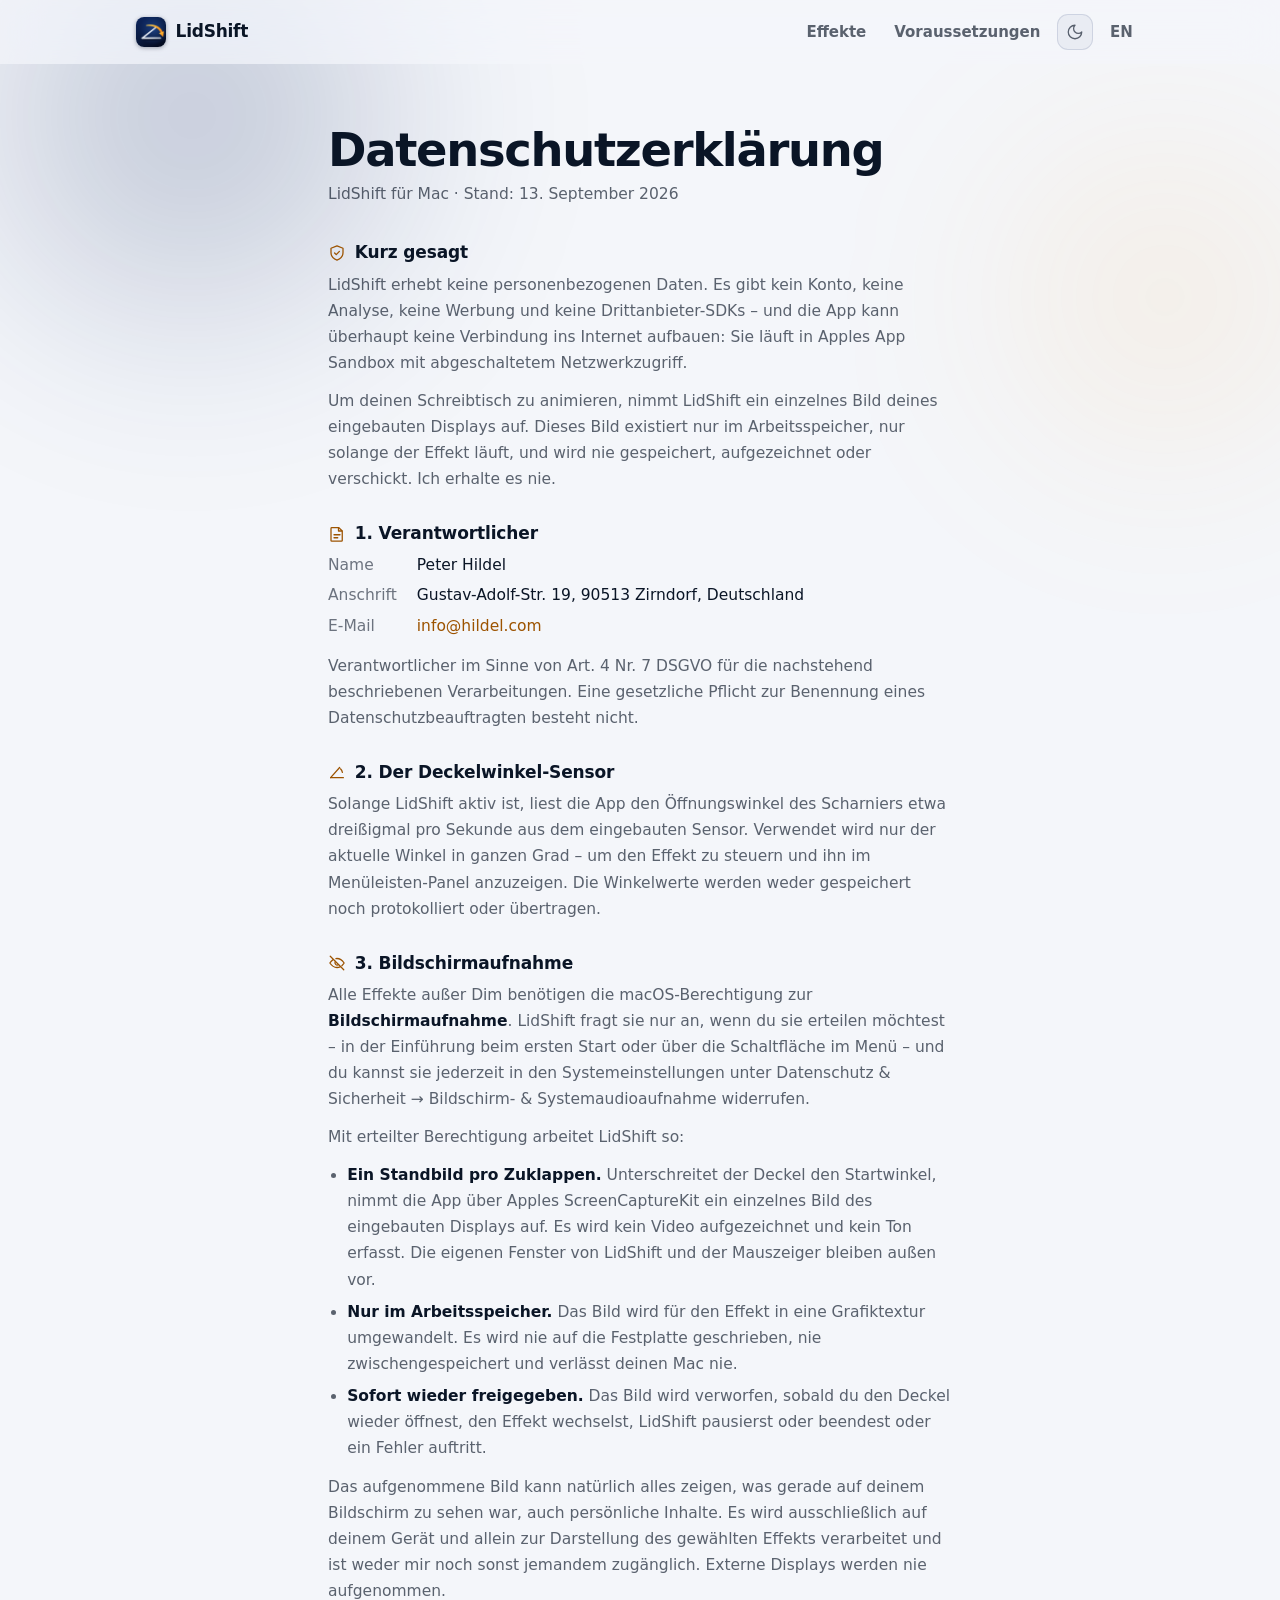
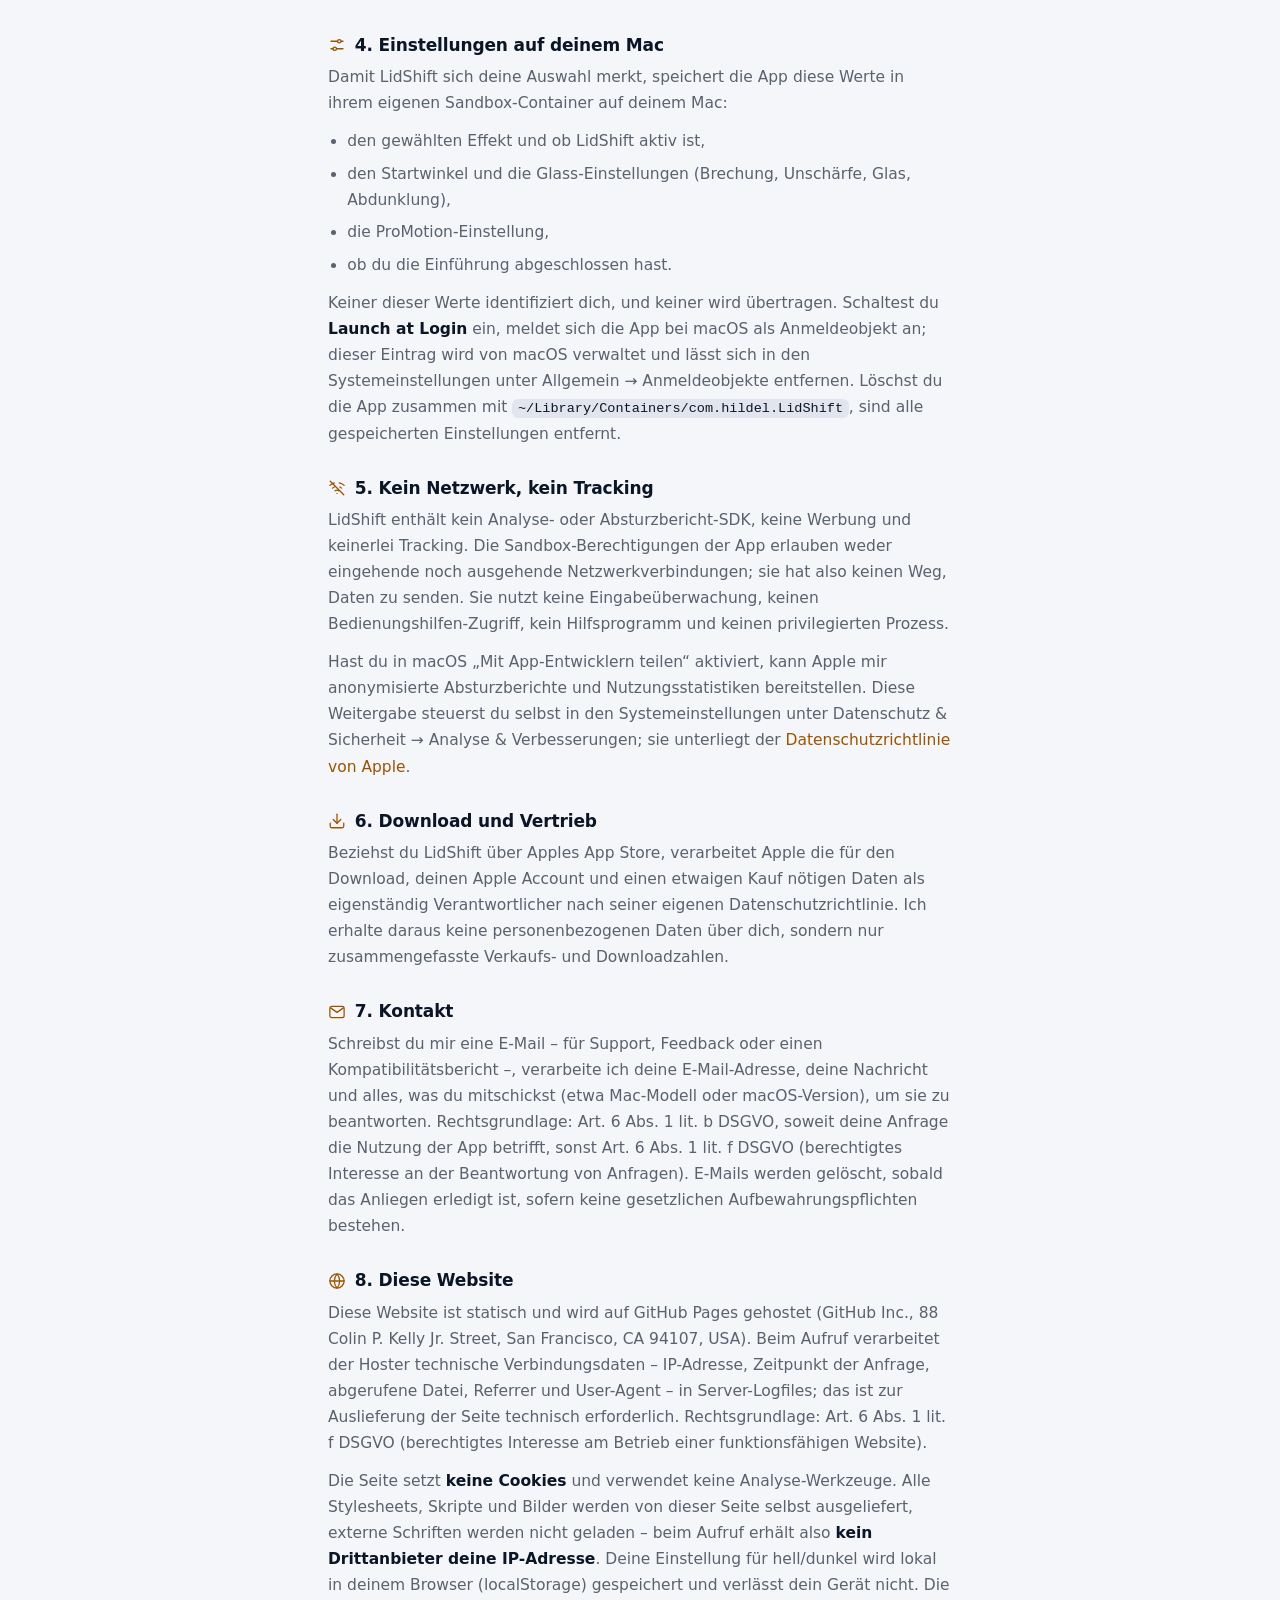
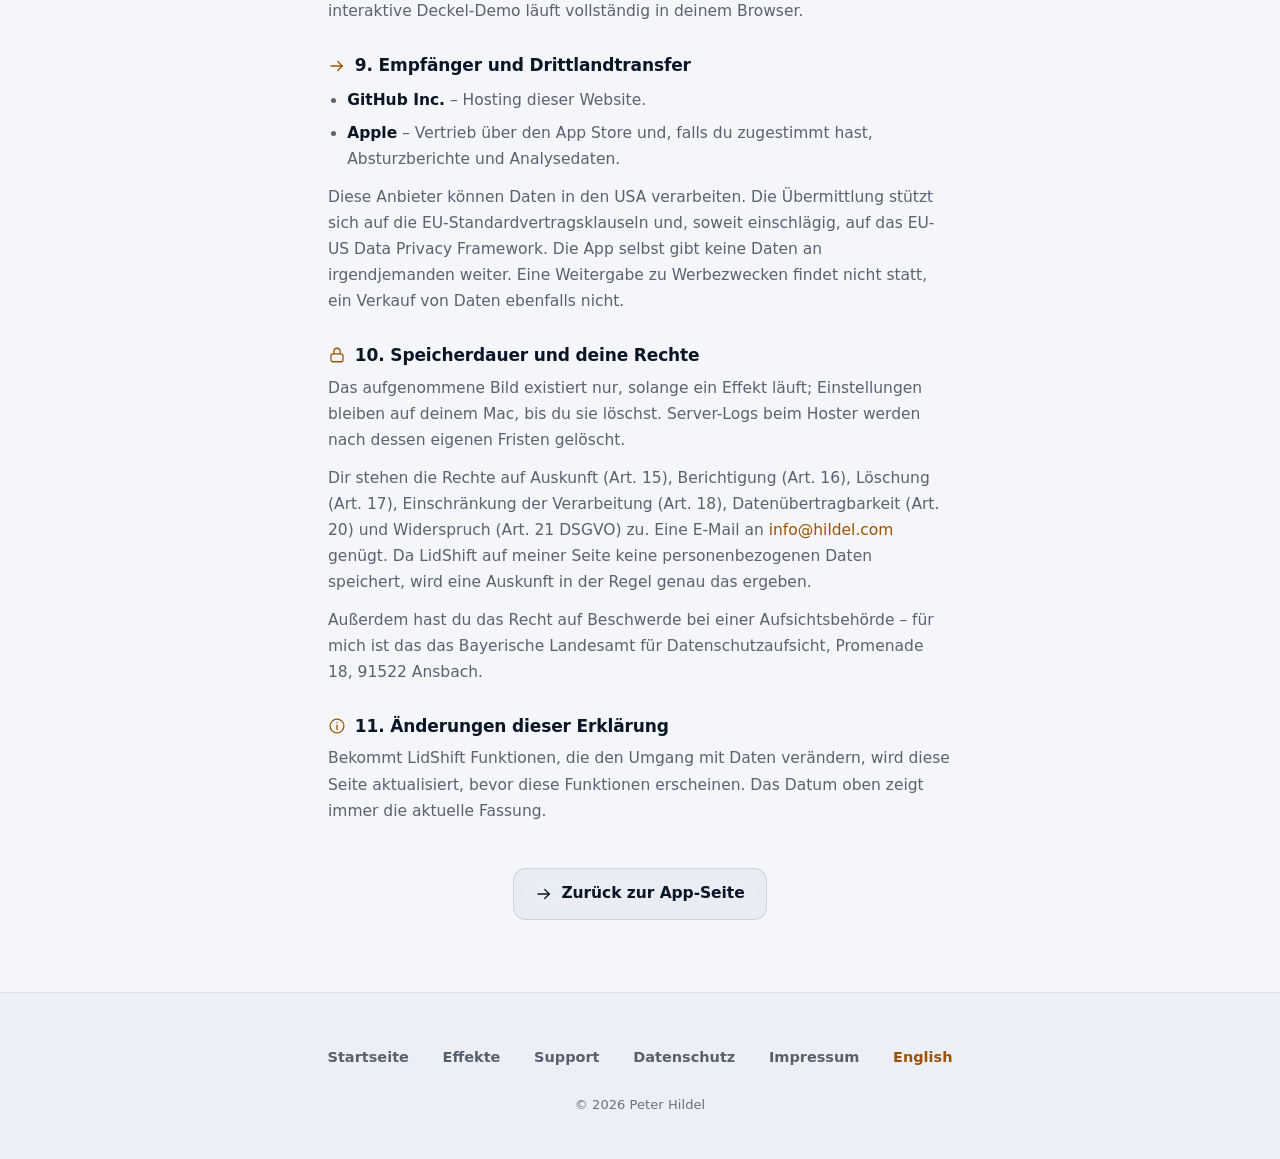
<file: privacy-de.html>
<!DOCTYPE html>
<html lang="de" class="dark">
<head>
  <meta charset="UTF-8">
  <meta name="viewport" content="width=device-width, initial-scale=1.0">
  <title>Datenschutzerklärung | LidShift</title>
  <meta name="description" content="Datenschutzerklärung für LidShift: kein Konto, keine Analyse, kein Netzwerkzugriff – die Bildschirmaufnahme bleibt im Arbeitsspeicher deines Macs.">
  <link rel="alternate" hreflang="en" href="https://v4ulthunt3r.github.io/lidshift-website/privacy.html">
  <link rel="alternate" hreflang="de" href="https://v4ulthunt3r.github.io/lidshift-website/privacy-de.html">
  <link rel="canonical" href="https://v4ulthunt3r.github.io/lidshift-website/privacy-de.html">
  <meta name="theme-color" content="#070E1C" media="(prefers-color-scheme: dark)">
  <meta name="theme-color" content="#F4F6FA" media="(prefers-color-scheme: light)">
  <link rel="icon" href="assets/favicon-64.png" sizes="64x64" type="image/png">
  <link rel="icon" href="assets/favicon-32.png" sizes="32x32" type="image/png">
  <link rel="apple-touch-icon" href="assets/apple-touch-icon.png">
  <script>
    (function () {
      try {
        var saved = localStorage.getItem('theme');
        if (saved === 'light') document.documentElement.classList.remove('dark');
        else if (saved === 'dark') document.documentElement.classList.add('dark');
        else if (window.matchMedia('(prefers-color-scheme: light)').matches)
          document.documentElement.classList.remove('dark');
      } catch (e) {}
    })();
  </script>
  <link rel="stylesheet" href="assets/landing.css?v=3">
</head>
<body>
<a class="skip" href="#main">Zum Inhalt springen</a>

<div class="ambient" aria-hidden="true"><i class="amb amb-1"></i><i class="amb amb-2"></i></div>

<svg class="lidshift-icons" aria-hidden="true" focusable="false"><defs>
<symbol id="i-laptop" viewBox="0 0 24 24"><path d="M5 5.5h14a1 1 0 0 1 1 1v9H4v-9a1 1 0 0 1 1-1Z"/><path d="M2 15.5h20l-1.4 2.3a1.6 1.6 0 0 1-1.4.7H4.8a1.6 1.6 0 0 1-1.4-.7Z"/></symbol>
<symbol id="i-angle" viewBox="0 0 24 24"><path d="M3.5 19.5h17"/><path d="M3.5 19.5 15.5 6"/><path d="M19.2 12.4a8.2 8.2 0 0 0-2.6-4.6"/></symbol>
<symbol id="i-glass" viewBox="0 0 24 24"><rect x="3.5" y="3.5" width="17" height="17" rx="3"/><path d="M3.5 12.5h17"/><path d="M6.5 8h5M6.5 16.8h3"/></symbol>
<symbol id="i-shutter" viewBox="0 0 24 24"><rect x="3.5" y="3.5" width="17" height="17" rx="3"/><path d="M3.5 10.5h17" /><path d="M4 7h16M4 4.6h16" /></symbol>
<symbol id="i-paper" viewBox="0 0 24 24"><path d="M6 2.8h8.4L19 7.4V21a.8.8 0 0 1-.8.8H6a.8.8 0 0 1-.8-.8V3.6A.8.8 0 0 1 6 2.8Z"/><path d="M14 2.9v4.6h4.7"/><path d="M8 12.5h7M8 16.3h4.5"/></symbol>
<symbol id="i-tv" viewBox="0 0 24 24"><rect x="2.5" y="5.5" width="19" height="13" rx="2.5"/><path d="M8 2.5l4 3 4-3"/><path d="M6 12h12"/></symbol>
<symbol id="i-dim" viewBox="0 0 24 24"><circle cx="12" cy="12" r="3.4"/><path d="M12 4.2V2.5M12 21.5v-1.7M5.5 5.5 4.3 4.3M19.7 19.7l-1.2-1.2M4.2 12H2.5M21.5 12h-1.7"/></symbol>
<symbol id="i-sliders" viewBox="0 0 24 24"><path d="M4 7h9M17.5 7H20M4 17h3M11.5 17H20"/><circle cx="15" cy="7" r="2.3"/><circle cx="9" cy="17" r="2.3"/></symbol>
<symbol id="i-gauge" viewBox="0 0 24 24"><path d="M3.2 17.5a9.5 9.5 0 1 1 17.6 0"/><path d="M12 13.5 16 9.8"/><circle cx="12" cy="14.4" r="1.4"/></symbol>
<symbol id="i-power" viewBox="0 0 24 24"><path d="M12 3.2v8"/><path d="M6.6 6.4a7.5 7.5 0 1 0 10.8 0"/></symbol>
<symbol id="i-cpu" viewBox="0 0 24 24"><rect x="6.5" y="6.5" width="11" height="11" rx="2.2"/><path d="M10 3.5v2.6M14 3.5v2.6M10 17.9v2.6M14 17.9v2.6M3.5 10h2.6M3.5 14h2.6M17.9 10h2.6M17.9 14h2.6"/></symbol>
<symbol id="i-lock" viewBox="0 0 24 24"><rect x="4" y="10.5" width="16" height="10.5" rx="2.5"/><path d="M7.8 10.5V7.2a4.2 4.2 0 0 1 8.4 0v3.3"/></symbol>
<symbol id="i-shield" viewBox="0 0 24 24"><path d="M12 2.5 4 5.7v5.6c0 4.6 3.2 8.6 8 10.2 4.8-1.6 8-5.6 8-10.2V5.7Z"/><path d="m8.8 12 2.2 2.2 4.2-4.4"/></symbol>
<symbol id="i-check" viewBox="0 0 24 24"><path d="m4.5 12.5 5 5 10-11"/></symbol>
<symbol id="i-check-circle" viewBox="0 0 24 24"><circle cx="12" cy="12" r="9.2"/><path d="m8 12.3 2.8 2.8L16.2 9"/></symbol>
<symbol id="i-info" viewBox="0 0 24 24"><circle cx="12" cy="12" r="9.2"/><path d="M12 10.8v6M12 7.6h.01"/></symbol>
<symbol id="i-moon" viewBox="0 0 24 24"><path d="M12 3a6 6 0 0 0 9 9 9 9 0 1 1-9-9Z"/></symbol>
<symbol id="i-sun" viewBox="0 0 24 24"><circle cx="12" cy="12" r="4"/><path d="M12 2v2M12 20v2M4.9 4.9l1.4 1.4M17.7 17.7l1.4 1.4M2 12h2M20 12h2M4.9 19.1l1.4-1.4M17.7 6.3l1.4-1.4"/></symbol>
<symbol id="i-arrow-right" viewBox="0 0 24 24"><path d="M4 12h15"/><path d="m13 6 6 6-6 6"/></symbol>
<symbol id="i-arrow-down" viewBox="0 0 24 24"><path d="M12 4.5v15"/><path d="m6 13.5 6 6 6-6"/></symbol>
<symbol id="i-hand" viewBox="0 0 24 24"><path d="M8 11V5.4a1.9 1.9 0 0 1 3.8 0V11"/><path d="M11.8 11V4.3a1.9 1.9 0 0 1 3.8 0V11"/><path d="M15.6 11.6V6.9a1.9 1.9 0 0 1 3.8 0V14a7.5 7.5 0 0 1-7.5 7.5h-.8a7 7 0 0 1-6.6-4.7L3 13.2a1.9 1.9 0 0 1 3.3-1.8L8 13.6V11"/></symbol>
<symbol id="i-mail" viewBox="0 0 24 24"><rect x="2.5" y="4.5" width="19" height="15" rx="2.5"/><path d="m3.5 6.5 8.5 6 8.5-6"/></symbol>
<symbol id="i-note" viewBox="0 0 24 24"><path d="M5 3.5h9.5L19 8v12.5a1 1 0 0 1-1 1H5a1 1 0 0 1-1-1v-16a1 1 0 0 1 1-1Z"/><path d="M14 3.6V8h4.6"/><path d="M8 13h8M8 17h5"/></symbol>
<symbol id="i-globe" viewBox="0 0 24 24"><circle cx="12" cy="12" r="9.5"/><path d="M2.6 12h18.8"/><path d="M12 2.5a14.5 14.5 0 0 1 0 19 14.5 14.5 0 0 1 0-19Z"/></symbol>
<symbol id="i-download" viewBox="0 0 24 24"><path d="M21 15v4a2 2 0 0 1-2 2H5a2 2 0 0 1-2-2v-4"/><path d="m7 10 5 5 5-5"/><path d="M12 15V3"/></symbol>
<symbol id="i-eye-off" viewBox="0 0 24 24"><path d="M10.6 6.2A9.7 9.7 0 0 1 12 6c5.5 0 9.5 6 9.5 6a17 17 0 0 1-3 3.6"/><path d="M6.6 7.6A17 17 0 0 0 2.5 12S6.5 18 12 18a9.6 9.6 0 0 0 4.1-.9"/><path d="M9.9 9.9a3 3 0 0 0 4.2 4.2"/><path d="m3 3 18 18"/></symbol>
<symbol id="i-wifi-off" viewBox="0 0 24 24"><path d="M2.5 8.5a14 14 0 0 1 6-3.3M15 5.3a14 14 0 0 1 6.5 3.2"/><path d="M6 12.2a9 9 0 0 1 3-1.9M18 12.2a9 9 0 0 0-2.2-1.5"/><path d="M9.4 15.8a4.2 4.2 0 0 1 5.2 0"/><path d="M12 19.2h.01"/><path d="m3 3 18 18"/></symbol>
<symbol id="i-code" viewBox="0 0 24 24"><path d="m8.5 8-4.5 4 4.5 4M15.5 8l4.5 4-4.5 4"/></symbol>
</defs></svg>

<div id="nav-top" aria-hidden="true"></div>
<nav class="nav">
  <div class="wrap nav-inner">
    <a class="brand" href="index-de.html">
      <img src="assets/icon-256.png" alt="" width="30" height="30">
      <span>LidShift</span>
    </a>
    <div class="nav-right">
      <a class="nav-link hide-sm" href="index-de.html#effects">Effekte</a>
      <a class="nav-link hide-sm" href="index-de.html#requirements">Voraussetzungen</a>
      <button id="theme-toggle" class="icon-btn" type="button" aria-label="Zwischen hell und dunkel wechseln" aria-pressed="true">
        <svg class="ico" id="theme-icon" aria-hidden="true"><use href="#i-moon"/></svg>
      </button>
      <a class="nav-link" href="privacy.html" hreflang="en" lang="en">EN</a>
    </div>
  </div>
</nav>

<main class="doc" id="main">
  <h1>Datenschutzerklärung</h1>
  <p class="doc-meta">LidShift für Mac · Stand: 13. September 2026</p>

  <section>
    <h2><svg class="ico" aria-hidden="true"><use href="#i-shield"/></svg> Kurz gesagt</h2>
    <p>
      LidShift erhebt keine personenbezogenen Daten. Es gibt kein Konto, keine Analyse, keine Werbung und keine
      Drittanbieter-SDKs – und die App kann überhaupt keine Verbindung ins Internet aufbauen: Sie läuft in Apples App
      Sandbox mit abgeschaltetem Netzwerkzugriff.
    </p>
    <p>
      Um deinen Schreibtisch zu animieren, nimmt LidShift ein einzelnes Bild deines eingebauten Displays auf. Dieses
      Bild existiert nur im Arbeitsspeicher, nur solange der Effekt läuft, und wird nie gespeichert, aufgezeichnet oder
      verschickt. Ich erhalte es nie.
    </p>
  </section>

  <section>
    <h2><svg class="ico" aria-hidden="true"><use href="#i-note"/></svg> 1. Verantwortlicher</h2>
    <dl class="kv">
      <dt>Name</dt><dd>Peter Hildel</dd>
      <dt>Anschrift</dt><dd>Gustav-Adolf-Str. 19, 90513 Zirndorf, Deutschland</dd>
      <dt>E-Mail</dt><dd><a href="mailto:info@hildel.com?subject=LidShift%20Privacy">info@hildel.com</a></dd>
    </dl>
    <p>
      Verantwortlicher im Sinne von Art. 4 Nr. 7 DSGVO für die nachstehend beschriebenen Verarbeitungen. Eine
      gesetzliche Pflicht zur Benennung eines Datenschutzbeauftragten besteht nicht.
    </p>
  </section>

  <section>
    <h2><svg class="ico" aria-hidden="true"><use href="#i-angle"/></svg> 2. Der Deckelwinkel-Sensor</h2>
    <p>
      Solange LidShift aktiv ist, liest die App den Öffnungswinkel des Scharniers etwa dreißigmal pro Sekunde aus dem
      eingebauten Sensor. Verwendet wird nur der aktuelle Winkel in ganzen Grad – um den Effekt zu steuern und ihn im
      Menüleisten-Panel anzuzeigen. Die Winkelwerte werden weder gespeichert noch protokolliert oder übertragen.
    </p>
  </section>

  <section>
    <h2><svg class="ico" aria-hidden="true"><use href="#i-eye-off"/></svg> 3. Bildschirmaufnahme</h2>
    <p>
      Alle Effekte außer Dim benötigen die macOS-Berechtigung zur <strong>Bildschirmaufnahme</strong>. LidShift fragt
      sie nur an, wenn du sie erteilen möchtest – in der Einführung beim ersten Start oder über die Schaltfläche im
      Menü – und du kannst sie jederzeit in den Systemeinstellungen unter Datenschutz &amp; Sicherheit → Bildschirm-
      &amp; Systemaudioaufnahme widerrufen.
    </p>
    <p>Mit erteilter Berechtigung arbeitet LidShift so:</p>
    <ul>
      <li><strong>Ein Standbild pro Zuklappen.</strong> Unterschreitet der Deckel den Startwinkel, nimmt die App über
        Apples ScreenCaptureKit ein einzelnes Bild des eingebauten Displays auf. Es wird kein Video aufgezeichnet und
        kein Ton erfasst. Die eigenen Fenster von LidShift und der Mauszeiger bleiben außen vor.</li>
      <li><strong>Nur im Arbeitsspeicher.</strong> Das Bild wird für den Effekt in eine Grafiktextur umgewandelt. Es
        wird nie auf die Festplatte geschrieben, nie zwischengespeichert und verlässt deinen Mac nie.</li>
      <li><strong>Sofort wieder freigegeben.</strong> Das Bild wird verworfen, sobald du den Deckel wieder öffnest,
        den Effekt wechselst, LidShift pausierst oder beendest oder ein Fehler auftritt.</li>
    </ul>
    <p>
      Das aufgenommene Bild kann natürlich alles zeigen, was gerade auf deinem Bildschirm zu sehen war, auch
      persönliche Inhalte. Es wird ausschließlich auf deinem Gerät und allein zur Darstellung des gewählten Effekts
      verarbeitet und ist weder mir noch sonst jemandem zugänglich. Externe Displays werden nie aufgenommen.
    </p>
  </section>

  <section>
    <h2><svg class="ico" aria-hidden="true"><use href="#i-sliders"/></svg> 4. Einstellungen auf deinem Mac</h2>
    <p>Damit LidShift sich deine Auswahl merkt, speichert die App diese Werte in ihrem eigenen Sandbox-Container auf deinem Mac:</p>
    <ul>
      <li>den gewählten Effekt und ob LidShift aktiv ist,</li>
      <li>den Startwinkel und die Glass-Einstellungen (Brechung, Unschärfe, Glas, Abdunklung),</li>
      <li>die ProMotion-Einstellung,</li>
      <li>ob du die Einführung abgeschlossen hast.</li>
    </ul>
    <p>
      Keiner dieser Werte identifiziert dich, und keiner wird übertragen. Schaltest du <strong>Launch at Login</strong>
      ein, meldet sich die App bei macOS als Anmeldeobjekt an; dieser Eintrag wird von macOS verwaltet und lässt sich
      in den Systemeinstellungen unter Allgemein → Anmeldeobjekte entfernen. Löschst du die App zusammen mit
      <code>~/Library/Containers/com.hildel.LidShift</code>, sind alle gespeicherten Einstellungen entfernt.
    </p>
  </section>

  <section>
    <h2><svg class="ico" aria-hidden="true"><use href="#i-wifi-off"/></svg> 5. Kein Netzwerk, kein Tracking</h2>
    <p>
      LidShift enthält kein Analyse- oder Absturzbericht-SDK, keine Werbung und keinerlei Tracking. Die
      Sandbox-Berechtigungen der App erlauben weder eingehende noch ausgehende Netzwerkverbindungen; sie hat also
      keinen Weg, Daten zu senden. Sie nutzt keine Eingabeüberwachung, keinen Bedienungshilfen-Zugriff, kein
      Hilfsprogramm und keinen privilegierten Prozess.
    </p>
    <p>
      Hast du in macOS „Mit App-Entwicklern teilen“ aktiviert, kann Apple mir anonymisierte Absturzberichte und
      Nutzungsstatistiken bereitstellen. Diese Weitergabe steuerst du selbst in den Systemeinstellungen unter
      Datenschutz &amp; Sicherheit → Analyse &amp; Verbesserungen; sie unterliegt der
      <a href="https://www.apple.com/de/legal/privacy/" rel="noopener" target="_blank">Datenschutzrichtlinie von Apple</a>.
    </p>
  </section>

  <section>
    <h2><svg class="ico" aria-hidden="true"><use href="#i-download"/></svg> 6. Download und Vertrieb</h2>
    <p>
      Beziehst du LidShift über Apples App Store, verarbeitet Apple die für den Download, deinen Apple Account und
      einen etwaigen Kauf nötigen Daten als eigenständig Verantwortlicher nach seiner eigenen Datenschutzrichtlinie.
      Ich erhalte daraus keine personenbezogenen Daten über dich, sondern nur zusammengefasste Verkaufs- und
      Downloadzahlen.
    </p>
  </section>

  <section>
    <h2><svg class="ico" aria-hidden="true"><use href="#i-mail"/></svg> 7. Kontakt</h2>
    <p>
      Schreibst du mir eine E-Mail – für Support, Feedback oder einen Kompatibilitätsbericht –, verarbeite ich deine
      E-Mail-Adresse, deine Nachricht und alles, was du mitschickst (etwa Mac-Modell oder macOS-Version), um sie zu
      beantworten. Rechtsgrundlage: Art. 6 Abs. 1 lit. b DSGVO, soweit deine Anfrage die Nutzung der App betrifft,
      sonst Art. 6 Abs. 1 lit. f DSGVO (berechtigtes Interesse an der Beantwortung von Anfragen). E-Mails werden
      gelöscht, sobald das Anliegen erledigt ist, sofern keine gesetzlichen Aufbewahrungspflichten bestehen.
    </p>
  </section>

  <section>
    <h2><svg class="ico" aria-hidden="true"><use href="#i-globe"/></svg> 8. Diese Website</h2>
    <p>
      Diese Website ist statisch und wird auf GitHub Pages gehostet (GitHub Inc., 88 Colin P. Kelly Jr. Street, San
      Francisco, CA 94107, USA). Beim Aufruf verarbeitet der Hoster technische Verbindungsdaten – IP-Adresse,
      Zeitpunkt der Anfrage, abgerufene Datei, Referrer und User-Agent – in Server-Logfiles; das ist zur Auslieferung
      der Seite technisch erforderlich. Rechtsgrundlage: Art. 6 Abs. 1 lit. f DSGVO (berechtigtes Interesse am Betrieb
      einer funktionsfähigen Website).
    </p>
    <p>
      Die Seite setzt <strong>keine Cookies</strong> und verwendet keine Analyse-Werkzeuge. Alle Stylesheets, Skripte
      und Bilder werden von dieser Seite selbst ausgeliefert, externe Schriften werden nicht geladen – beim Aufruf
      erhält also <strong>kein Drittanbieter deine IP-Adresse</strong>. Deine Einstellung für hell/dunkel wird lokal in
      deinem Browser (localStorage) gespeichert und verlässt dein Gerät nicht. Die interaktive Deckel-Demo läuft
      vollständig in deinem Browser.
    </p>
  </section>

  <section>
    <h2><svg class="ico" aria-hidden="true"><use href="#i-arrow-right"/></svg> 9. Empfänger und Drittlandtransfer</h2>
    <ul>
      <li><strong>GitHub Inc.</strong> – Hosting dieser Website.</li>
      <li><strong>Apple</strong> – Vertrieb über den App Store und, falls du zugestimmt hast, Absturzberichte und Analysedaten.</li>
    </ul>
    <p>
      Diese Anbieter können Daten in den USA verarbeiten. Die Übermittlung stützt sich auf die
      EU-Standardvertragsklauseln und, soweit einschlägig, auf das EU-US Data Privacy Framework. Die App selbst gibt
      keine Daten an irgendjemanden weiter. Eine Weitergabe zu Werbezwecken findet nicht statt, ein Verkauf von Daten
      ebenfalls nicht.
    </p>
  </section>

  <section>
    <h2><svg class="ico" aria-hidden="true"><use href="#i-lock"/></svg> 10. Speicherdauer und deine Rechte</h2>
    <p>
      Das aufgenommene Bild existiert nur, solange ein Effekt läuft; Einstellungen bleiben auf deinem Mac, bis du sie
      löschst. Server-Logs beim Hoster werden nach dessen eigenen Fristen gelöscht.
    </p>
    <p>
      Dir stehen die Rechte auf Auskunft (Art. 15), Berichtigung (Art. 16), Löschung (Art. 17), Einschränkung der
      Verarbeitung (Art. 18), Datenübertragbarkeit (Art. 20) und Widerspruch (Art. 21 DSGVO) zu. Eine E-Mail an
      <a href="mailto:info@hildel.com?subject=LidShift%20Privacy">info@hildel.com</a> genügt. Da LidShift auf meiner Seite keine personenbezogenen Daten speichert,
      wird eine Auskunft in der Regel genau das ergeben.
    </p>
    <p>
      Außerdem hast du das Recht auf Beschwerde bei einer Aufsichtsbehörde – für mich ist das das Bayerische Landesamt
      für Datenschutzaufsicht, Promenade 18, 91522 Ansbach.
    </p>
  </section>

  <section>
    <h2><svg class="ico" aria-hidden="true"><use href="#i-info"/></svg> 11. Änderungen dieser Erklärung</h2>
    <p>
      Bekommt LidShift Funktionen, die den Umgang mit Daten verändern, wird diese Seite aktualisiert, bevor diese
      Funktionen erscheinen. Das Datum oben zeigt immer die aktuelle Fassung.
    </p>
  </section>

  <div class="back">
    <a href="index-de.html" class="btn btn-secondary">
      <svg class="ico" aria-hidden="true"><use href="#i-arrow-right"/></svg> Zurück zur App-Seite
    </a>
  </div>
</main>

<footer class="footer">
  <div class="wrap">
    <div class="footer-links">
      <a href="index-de.html">Startseite</a>
      <a href="index-de.html#effects">Effekte</a>
      <a href="support-de.html">Support</a>
      <a href="privacy-de.html">Datenschutz</a>
      <a href="impressum-de.html">Impressum</a>
      <a class="lang" href="privacy.html" hreflang="en" lang="en">English</a>
    </div>
    <p class="footer-note tiny">© <span id="year">2026</span> Peter Hildel</p>
  </div>
</footer>

<script src="assets/site.js?v=1"></script>
</body>
</html>
</file>
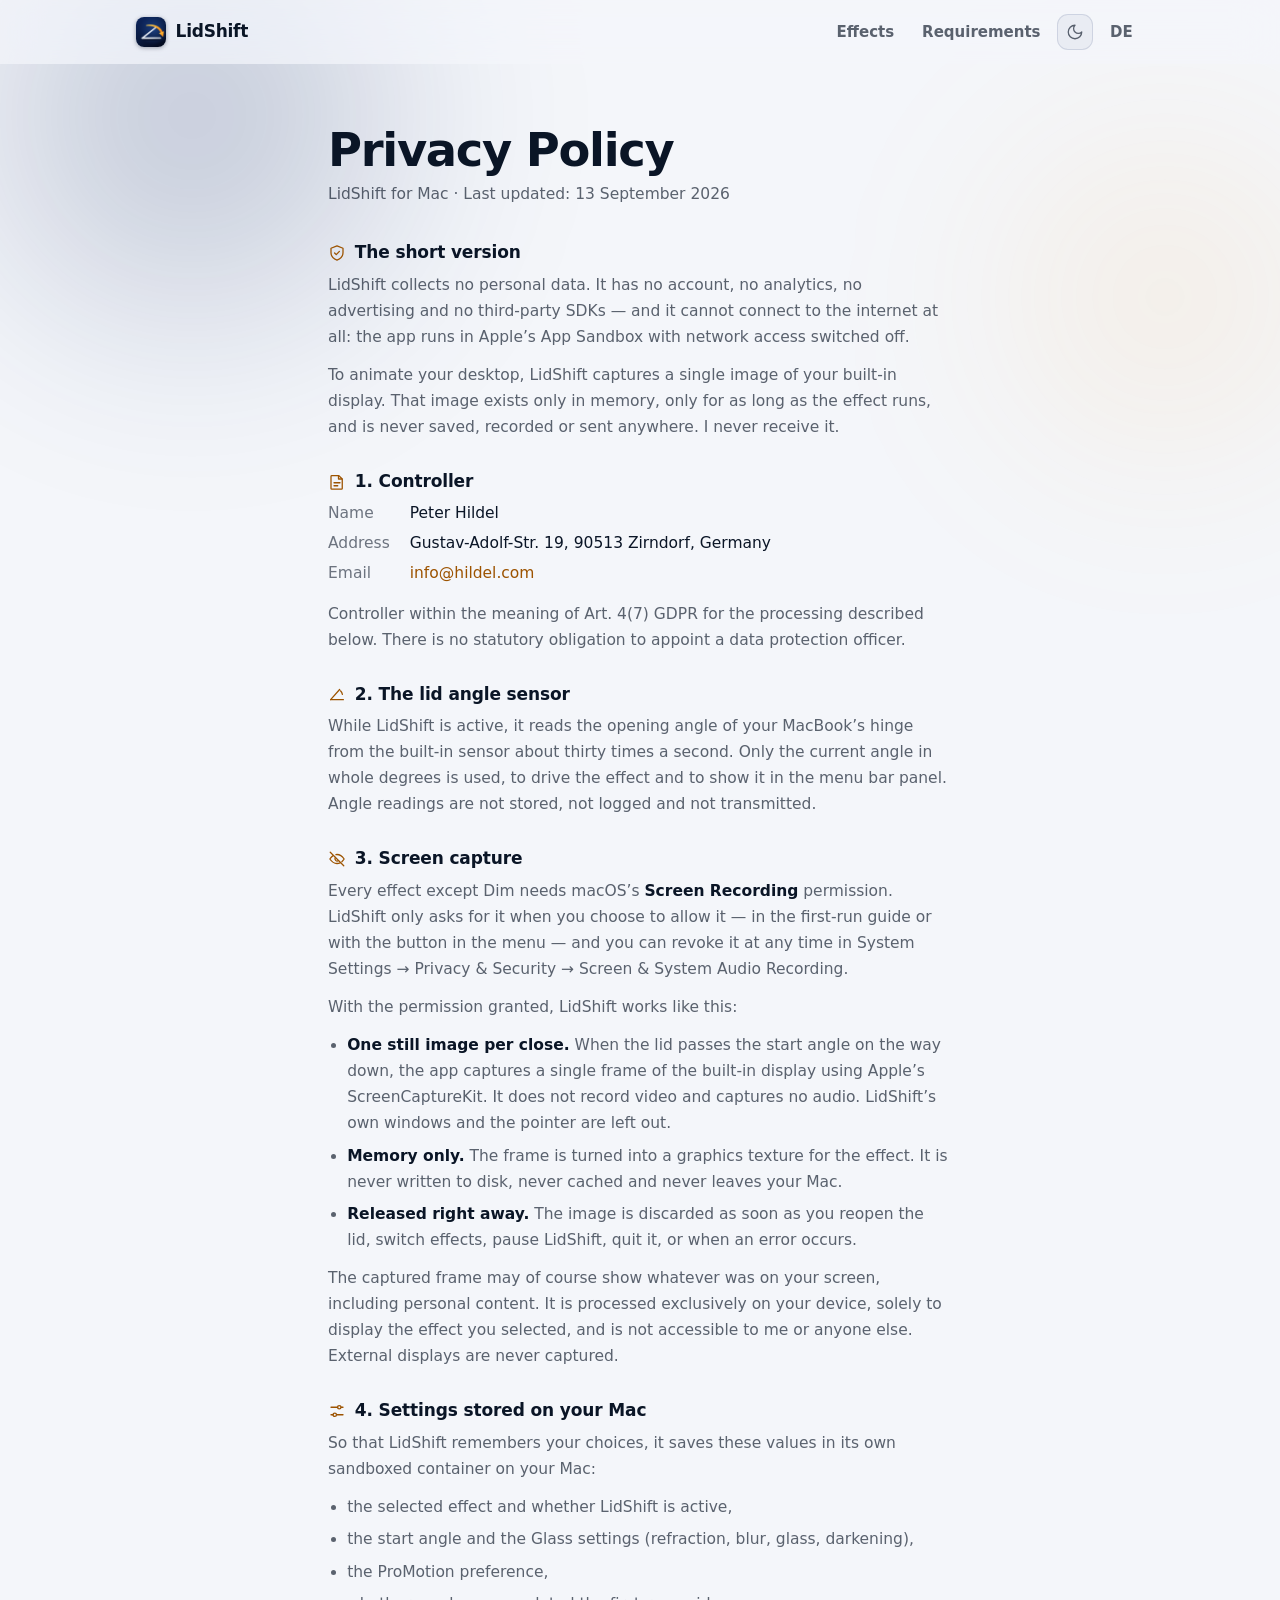
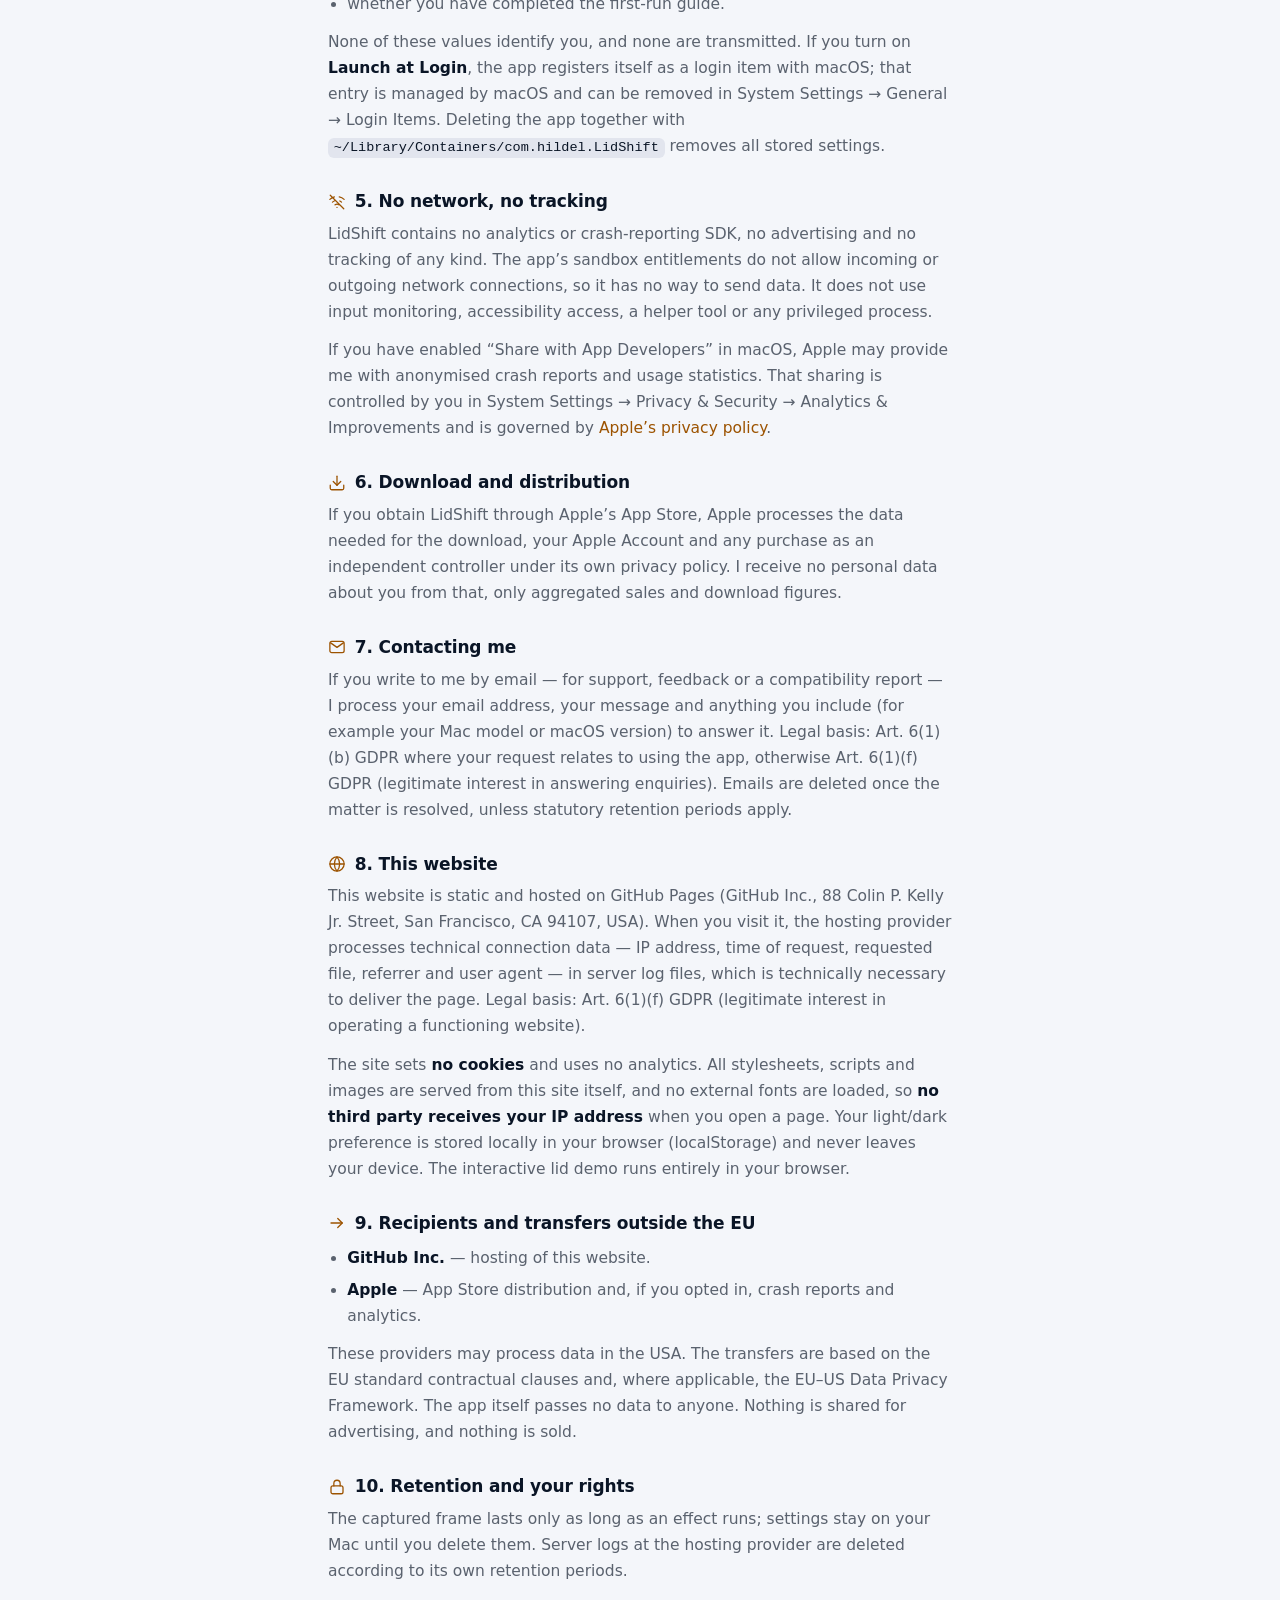
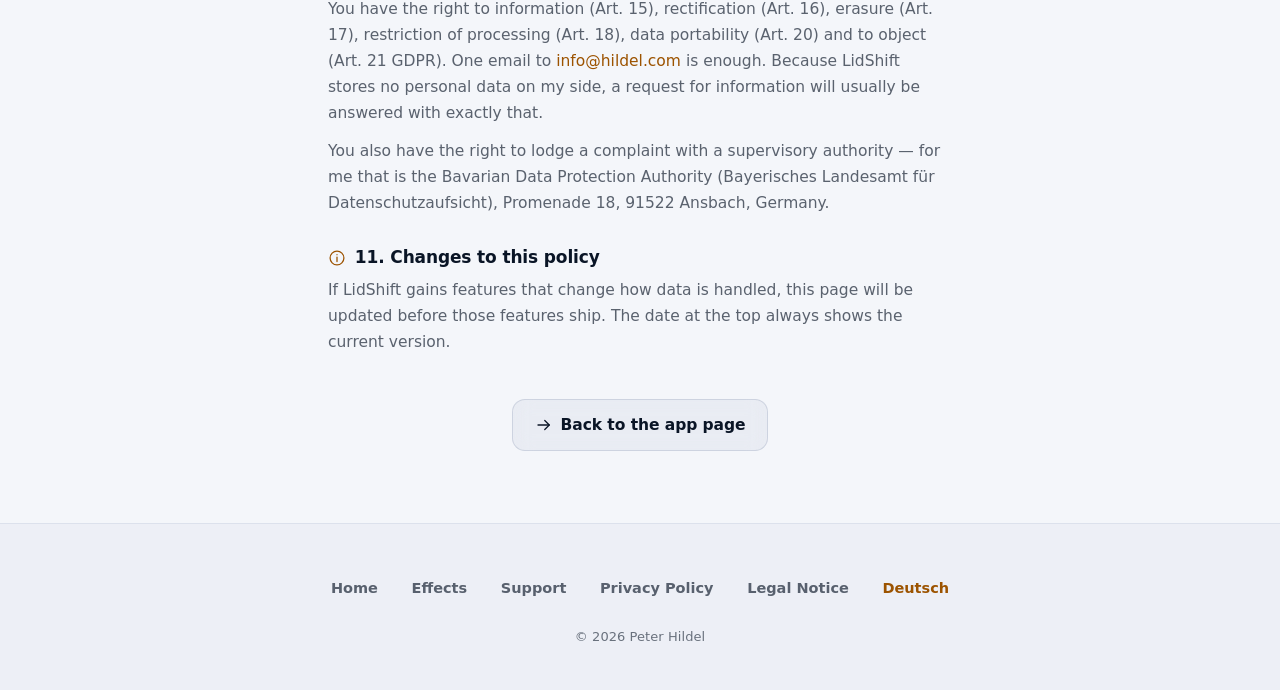
<file: privacy.html>
<!DOCTYPE html>
<html lang="en" class="dark">
<head>
  <meta charset="UTF-8">
  <meta name="viewport" content="width=device-width, initial-scale=1.0">
  <title>Privacy Policy | LidShift</title>
  <meta name="description" content="Privacy policy for LidShift: no account, no analytics, no network access — the screen capture stays in memory on your Mac.">
  <link rel="alternate" hreflang="en" href="https://v4ulthunt3r.github.io/lidshift-website/privacy.html">
  <link rel="alternate" hreflang="de" href="https://v4ulthunt3r.github.io/lidshift-website/privacy-de.html">
  <link rel="canonical" href="https://v4ulthunt3r.github.io/lidshift-website/privacy.html">
  <meta name="theme-color" content="#070E1C" media="(prefers-color-scheme: dark)">
  <meta name="theme-color" content="#F4F6FA" media="(prefers-color-scheme: light)">
  <link rel="icon" href="assets/favicon-64.png" sizes="64x64" type="image/png">
  <link rel="icon" href="assets/favicon-32.png" sizes="32x32" type="image/png">
  <link rel="apple-touch-icon" href="assets/apple-touch-icon.png">
  <script>
    (function () {
      try {
        var saved = localStorage.getItem('theme');
        if (saved === 'light') document.documentElement.classList.remove('dark');
        else if (saved === 'dark') document.documentElement.classList.add('dark');
        else if (window.matchMedia('(prefers-color-scheme: light)').matches)
          document.documentElement.classList.remove('dark');
      } catch (e) {}
    })();
  </script>
  <link rel="stylesheet" href="assets/landing.css?v=3">
</head>
<body>
<a class="skip" href="#main">Skip to content</a>

<div class="ambient" aria-hidden="true"><i class="amb amb-1"></i><i class="amb amb-2"></i></div>

<svg class="lidshift-icons" aria-hidden="true" focusable="false"><defs>
<symbol id="i-laptop" viewBox="0 0 24 24"><path d="M5 5.5h14a1 1 0 0 1 1 1v9H4v-9a1 1 0 0 1 1-1Z"/><path d="M2 15.5h20l-1.4 2.3a1.6 1.6 0 0 1-1.4.7H4.8a1.6 1.6 0 0 1-1.4-.7Z"/></symbol>
<symbol id="i-angle" viewBox="0 0 24 24"><path d="M3.5 19.5h17"/><path d="M3.5 19.5 15.5 6"/><path d="M19.2 12.4a8.2 8.2 0 0 0-2.6-4.6"/></symbol>
<symbol id="i-glass" viewBox="0 0 24 24"><rect x="3.5" y="3.5" width="17" height="17" rx="3"/><path d="M3.5 12.5h17"/><path d="M6.5 8h5M6.5 16.8h3"/></symbol>
<symbol id="i-shutter" viewBox="0 0 24 24"><rect x="3.5" y="3.5" width="17" height="17" rx="3"/><path d="M3.5 10.5h17" /><path d="M4 7h16M4 4.6h16" /></symbol>
<symbol id="i-paper" viewBox="0 0 24 24"><path d="M6 2.8h8.4L19 7.4V21a.8.8 0 0 1-.8.8H6a.8.8 0 0 1-.8-.8V3.6A.8.8 0 0 1 6 2.8Z"/><path d="M14 2.9v4.6h4.7"/><path d="M8 12.5h7M8 16.3h4.5"/></symbol>
<symbol id="i-tv" viewBox="0 0 24 24"><rect x="2.5" y="5.5" width="19" height="13" rx="2.5"/><path d="M8 2.5l4 3 4-3"/><path d="M6 12h12"/></symbol>
<symbol id="i-dim" viewBox="0 0 24 24"><circle cx="12" cy="12" r="3.4"/><path d="M12 4.2V2.5M12 21.5v-1.7M5.5 5.5 4.3 4.3M19.7 19.7l-1.2-1.2M4.2 12H2.5M21.5 12h-1.7"/></symbol>
<symbol id="i-sliders" viewBox="0 0 24 24"><path d="M4 7h9M17.5 7H20M4 17h3M11.5 17H20"/><circle cx="15" cy="7" r="2.3"/><circle cx="9" cy="17" r="2.3"/></symbol>
<symbol id="i-gauge" viewBox="0 0 24 24"><path d="M3.2 17.5a9.5 9.5 0 1 1 17.6 0"/><path d="M12 13.5 16 9.8"/><circle cx="12" cy="14.4" r="1.4"/></symbol>
<symbol id="i-power" viewBox="0 0 24 24"><path d="M12 3.2v8"/><path d="M6.6 6.4a7.5 7.5 0 1 0 10.8 0"/></symbol>
<symbol id="i-cpu" viewBox="0 0 24 24"><rect x="6.5" y="6.5" width="11" height="11" rx="2.2"/><path d="M10 3.5v2.6M14 3.5v2.6M10 17.9v2.6M14 17.9v2.6M3.5 10h2.6M3.5 14h2.6M17.9 10h2.6M17.9 14h2.6"/></symbol>
<symbol id="i-lock" viewBox="0 0 24 24"><rect x="4" y="10.5" width="16" height="10.5" rx="2.5"/><path d="M7.8 10.5V7.2a4.2 4.2 0 0 1 8.4 0v3.3"/></symbol>
<symbol id="i-shield" viewBox="0 0 24 24"><path d="M12 2.5 4 5.7v5.6c0 4.6 3.2 8.6 8 10.2 4.8-1.6 8-5.6 8-10.2V5.7Z"/><path d="m8.8 12 2.2 2.2 4.2-4.4"/></symbol>
<symbol id="i-check" viewBox="0 0 24 24"><path d="m4.5 12.5 5 5 10-11"/></symbol>
<symbol id="i-check-circle" viewBox="0 0 24 24"><circle cx="12" cy="12" r="9.2"/><path d="m8 12.3 2.8 2.8L16.2 9"/></symbol>
<symbol id="i-info" viewBox="0 0 24 24"><circle cx="12" cy="12" r="9.2"/><path d="M12 10.8v6M12 7.6h.01"/></symbol>
<symbol id="i-moon" viewBox="0 0 24 24"><path d="M12 3a6 6 0 0 0 9 9 9 9 0 1 1-9-9Z"/></symbol>
<symbol id="i-sun" viewBox="0 0 24 24"><circle cx="12" cy="12" r="4"/><path d="M12 2v2M12 20v2M4.9 4.9l1.4 1.4M17.7 17.7l1.4 1.4M2 12h2M20 12h2M4.9 19.1l1.4-1.4M17.7 6.3l1.4-1.4"/></symbol>
<symbol id="i-arrow-right" viewBox="0 0 24 24"><path d="M4 12h15"/><path d="m13 6 6 6-6 6"/></symbol>
<symbol id="i-arrow-down" viewBox="0 0 24 24"><path d="M12 4.5v15"/><path d="m6 13.5 6 6 6-6"/></symbol>
<symbol id="i-hand" viewBox="0 0 24 24"><path d="M8 11V5.4a1.9 1.9 0 0 1 3.8 0V11"/><path d="M11.8 11V4.3a1.9 1.9 0 0 1 3.8 0V11"/><path d="M15.6 11.6V6.9a1.9 1.9 0 0 1 3.8 0V14a7.5 7.5 0 0 1-7.5 7.5h-.8a7 7 0 0 1-6.6-4.7L3 13.2a1.9 1.9 0 0 1 3.3-1.8L8 13.6V11"/></symbol>
<symbol id="i-mail" viewBox="0 0 24 24"><rect x="2.5" y="4.5" width="19" height="15" rx="2.5"/><path d="m3.5 6.5 8.5 6 8.5-6"/></symbol>
<symbol id="i-note" viewBox="0 0 24 24"><path d="M5 3.5h9.5L19 8v12.5a1 1 0 0 1-1 1H5a1 1 0 0 1-1-1v-16a1 1 0 0 1 1-1Z"/><path d="M14 3.6V8h4.6"/><path d="M8 13h8M8 17h5"/></symbol>
<symbol id="i-globe" viewBox="0 0 24 24"><circle cx="12" cy="12" r="9.5"/><path d="M2.6 12h18.8"/><path d="M12 2.5a14.5 14.5 0 0 1 0 19 14.5 14.5 0 0 1 0-19Z"/></symbol>
<symbol id="i-download" viewBox="0 0 24 24"><path d="M21 15v4a2 2 0 0 1-2 2H5a2 2 0 0 1-2-2v-4"/><path d="m7 10 5 5 5-5"/><path d="M12 15V3"/></symbol>
<symbol id="i-eye-off" viewBox="0 0 24 24"><path d="M10.6 6.2A9.7 9.7 0 0 1 12 6c5.5 0 9.5 6 9.5 6a17 17 0 0 1-3 3.6"/><path d="M6.6 7.6A17 17 0 0 0 2.5 12S6.5 18 12 18a9.6 9.6 0 0 0 4.1-.9"/><path d="M9.9 9.9a3 3 0 0 0 4.2 4.2"/><path d="m3 3 18 18"/></symbol>
<symbol id="i-wifi-off" viewBox="0 0 24 24"><path d="M2.5 8.5a14 14 0 0 1 6-3.3M15 5.3a14 14 0 0 1 6.5 3.2"/><path d="M6 12.2a9 9 0 0 1 3-1.9M18 12.2a9 9 0 0 0-2.2-1.5"/><path d="M9.4 15.8a4.2 4.2 0 0 1 5.2 0"/><path d="M12 19.2h.01"/><path d="m3 3 18 18"/></symbol>
<symbol id="i-code" viewBox="0 0 24 24"><path d="m8.5 8-4.5 4 4.5 4M15.5 8l4.5 4-4.5 4"/></symbol>
</defs></svg>

<div id="nav-top" aria-hidden="true"></div>
<nav class="nav">
  <div class="wrap nav-inner">
    <a class="brand" href="index.html">
      <img src="assets/icon-256.png" alt="" width="30" height="30">
      <span>LidShift</span>
    </a>
    <div class="nav-right">
      <a class="nav-link hide-sm" href="index.html#effects">Effects</a>
      <a class="nav-link hide-sm" href="index.html#requirements">Requirements</a>
      <button id="theme-toggle" class="icon-btn" type="button" aria-label="Switch between light and dark" aria-pressed="true">
        <svg class="ico" id="theme-icon" aria-hidden="true"><use href="#i-moon"/></svg>
      </button>
      <a class="nav-link" href="privacy-de.html" hreflang="de" lang="de">DE</a>
    </div>
  </div>
</nav>

<main class="doc" id="main">
  <h1>Privacy Policy</h1>
  <p class="doc-meta">LidShift for Mac · Last updated: 13 September 2026</p>

  <section>
    <h2><svg class="ico" aria-hidden="true"><use href="#i-shield"/></svg> The short version</h2>
    <p>
      LidShift collects no personal data. It has no account, no analytics, no advertising and no third-party SDKs —
      and it cannot connect to the internet at all: the app runs in Apple’s App Sandbox with network access switched
      off.
    </p>
    <p>
      To animate your desktop, LidShift captures a single image of your built-in display. That image exists only in
      memory, only for as long as the effect runs, and is never saved, recorded or sent anywhere. I never receive it.
    </p>
  </section>

  <section>
    <h2><svg class="ico" aria-hidden="true"><use href="#i-note"/></svg> 1. Controller</h2>
    <dl class="kv">
      <dt>Name</dt><dd>Peter Hildel</dd>
      <dt>Address</dt><dd>Gustav-Adolf-Str. 19, 90513 Zirndorf, Germany</dd>
      <dt>Email</dt><dd><a href="mailto:info@hildel.com?subject=LidShift%20Privacy">info@hildel.com</a></dd>
    </dl>
    <p>
      Controller within the meaning of Art. 4(7) GDPR for the processing described below. There is no statutory
      obligation to appoint a data protection officer.
    </p>
  </section>

  <section>
    <h2><svg class="ico" aria-hidden="true"><use href="#i-angle"/></svg> 2. The lid angle sensor</h2>
    <p>
      While LidShift is active, it reads the opening angle of your MacBook’s hinge from the built-in sensor about
      thirty times a second. Only the current angle in whole degrees is used, to drive the effect and to show it in
      the menu bar panel. Angle readings are not stored, not logged and not transmitted.
    </p>
  </section>

  <section>
    <h2><svg class="ico" aria-hidden="true"><use href="#i-eye-off"/></svg> 3. Screen capture</h2>
    <p>
      Every effect except Dim needs macOS’s <strong>Screen Recording</strong> permission. LidShift only asks for it
      when you choose to allow it — in the first-run guide or with the button in the menu — and you can revoke it at
      any time in System Settings → Privacy &amp; Security → Screen &amp; System Audio Recording.
    </p>
    <p>With the permission granted, LidShift works like this:</p>
    <ul>
      <li><strong>One still image per close.</strong> When the lid passes the start angle on the way down, the app
        captures a single frame of the built-in display using Apple’s ScreenCaptureKit. It does not record video and
        captures no audio. LidShift’s own windows and the pointer are left out.</li>
      <li><strong>Memory only.</strong> The frame is turned into a graphics texture for the effect. It is never written
        to disk, never cached and never leaves your Mac.</li>
      <li><strong>Released right away.</strong> The image is discarded as soon as you reopen the lid, switch effects,
        pause LidShift, quit it, or when an error occurs.</li>
    </ul>
    <p>
      The captured frame may of course show whatever was on your screen, including personal content. It is processed
      exclusively on your device, solely to display the effect you selected, and is not accessible to me or anyone
      else. External displays are never captured.
    </p>
  </section>

  <section>
    <h2><svg class="ico" aria-hidden="true"><use href="#i-sliders"/></svg> 4. Settings stored on your Mac</h2>
    <p>So that LidShift remembers your choices, it saves these values in its own sandboxed container on your Mac:</p>
    <ul>
      <li>the selected effect and whether LidShift is active,</li>
      <li>the start angle and the Glass settings (refraction, blur, glass, darkening),</li>
      <li>the ProMotion preference,</li>
      <li>whether you have completed the first-run guide.</li>
    </ul>
    <p>
      None of these values identify you, and none are transmitted. If you turn on <strong>Launch at Login</strong>,
      the app registers itself as a login item with macOS; that entry is managed by macOS and can be removed in
      System Settings → General → Login Items. Deleting the app together with
      <code>~/Library/Containers/com.hildel.LidShift</code> removes all stored settings.
    </p>
  </section>

  <section>
    <h2><svg class="ico" aria-hidden="true"><use href="#i-wifi-off"/></svg> 5. No network, no tracking</h2>
    <p>
      LidShift contains no analytics or crash-reporting SDK, no advertising and no tracking of any kind. The app’s
      sandbox entitlements do not allow incoming or outgoing network connections, so it has no way to send data. It
      does not use input monitoring, accessibility access, a helper tool or any privileged process.
    </p>
    <p>
      If you have enabled “Share with App Developers” in macOS, Apple may provide me with anonymised crash reports
      and usage statistics. That sharing is controlled by you in System Settings → Privacy &amp; Security → Analytics
      &amp; Improvements and is governed by
      <a href="https://www.apple.com/legal/privacy/" rel="noopener" target="_blank">Apple’s privacy policy</a>.
    </p>
  </section>

  <section>
    <h2><svg class="ico" aria-hidden="true"><use href="#i-download"/></svg> 6. Download and distribution</h2>
    <p>
      If you obtain LidShift through Apple’s App Store, Apple processes the data needed for the download, your
      Apple Account and any purchase as an independent controller under its own privacy policy. I receive no
      personal data about you from that, only aggregated sales and download figures.
    </p>
  </section>

  <section>
    <h2><svg class="ico" aria-hidden="true"><use href="#i-mail"/></svg> 7. Contacting me</h2>
    <p>
      If you write to me by email — for support, feedback or a compatibility report — I process your email address,
      your message and anything you include (for example your Mac model or macOS version) to answer it. Legal basis:
      Art. 6(1)(b) GDPR where your request relates to using the app, otherwise Art. 6(1)(f) GDPR (legitimate interest
      in answering enquiries). Emails are deleted once the matter is resolved, unless statutory retention periods
      apply.
    </p>
  </section>

  <section>
    <h2><svg class="ico" aria-hidden="true"><use href="#i-globe"/></svg> 8. This website</h2>
    <p>
      This website is static and hosted on GitHub Pages (GitHub Inc., 88 Colin P. Kelly Jr. Street, San Francisco,
      CA 94107, USA). When you visit it, the hosting provider processes technical connection data — IP address, time
      of request, requested file, referrer and user agent — in server log files, which is technically necessary to
      deliver the page. Legal basis: Art. 6(1)(f) GDPR (legitimate interest in operating a functioning website).
    </p>
    <p>
      The site sets <strong>no cookies</strong> and uses no analytics. All stylesheets, scripts and images are served
      from this site itself, and no external fonts are loaded, so <strong>no third party receives your IP
      address</strong> when you open a page. Your light/dark preference is stored locally in your browser
      (localStorage) and never leaves your device. The interactive lid demo runs entirely in your browser.
    </p>
  </section>

  <section>
    <h2><svg class="ico" aria-hidden="true"><use href="#i-arrow-right"/></svg> 9. Recipients and transfers outside the EU</h2>
    <ul>
      <li><strong>GitHub Inc.</strong> — hosting of this website.</li>
      <li><strong>Apple</strong> — App Store distribution and, if you opted in, crash reports and analytics.</li>
    </ul>
    <p>
      These providers may process data in the USA. The transfers are based on the EU standard contractual clauses
      and, where applicable, the EU–US Data Privacy Framework. The app itself passes no data to anyone. Nothing is
      shared for advertising, and nothing is sold.
    </p>
  </section>

  <section>
    <h2><svg class="ico" aria-hidden="true"><use href="#i-lock"/></svg> 10. Retention and your rights</h2>
    <p>
      The captured frame lasts only as long as an effect runs; settings stay on your Mac until you delete them.
      Server logs at the hosting provider are deleted according to its own retention periods.
    </p>
    <p>
      You have the right to information (Art. 15), rectification (Art. 16), erasure (Art. 17), restriction of
      processing (Art. 18), data portability (Art. 20) and to object (Art. 21 GDPR). One email to
      <a href="mailto:info@hildel.com?subject=LidShift%20Privacy">info@hildel.com</a> is enough. Because LidShift stores no personal data on my side, a request
      for information will usually be answered with exactly that.
    </p>
    <p>
      You also have the right to lodge a complaint with a supervisory authority — for me that is the Bavarian Data
      Protection Authority (Bayerisches Landesamt für Datenschutzaufsicht), Promenade 18, 91522 Ansbach, Germany.
    </p>
  </section>

  <section>
    <h2><svg class="ico" aria-hidden="true"><use href="#i-info"/></svg> 11. Changes to this policy</h2>
    <p>
      If LidShift gains features that change how data is handled, this page will be updated before those features
      ship. The date at the top always shows the current version.
    </p>
  </section>

  <div class="back">
    <a href="index.html" class="btn btn-secondary">
      <svg class="ico" aria-hidden="true"><use href="#i-arrow-right"/></svg> Back to the app page
    </a>
  </div>
</main>

<footer class="footer">
  <div class="wrap">
    <div class="footer-links">
      <a href="index.html">Home</a>
      <a href="index.html#effects">Effects</a>
      <a href="support.html">Support</a>
      <a href="privacy.html">Privacy Policy</a>
      <a href="impressum.html">Legal Notice</a>
      <a class="lang" href="privacy-de.html" hreflang="de" lang="de">Deutsch</a>
    </div>
    <p class="footer-note tiny">© <span id="year">2026</span> Peter Hildel</p>
  </div>
</footer>

<script src="assets/site.js?v=1"></script>
</body>
</html>
</file>
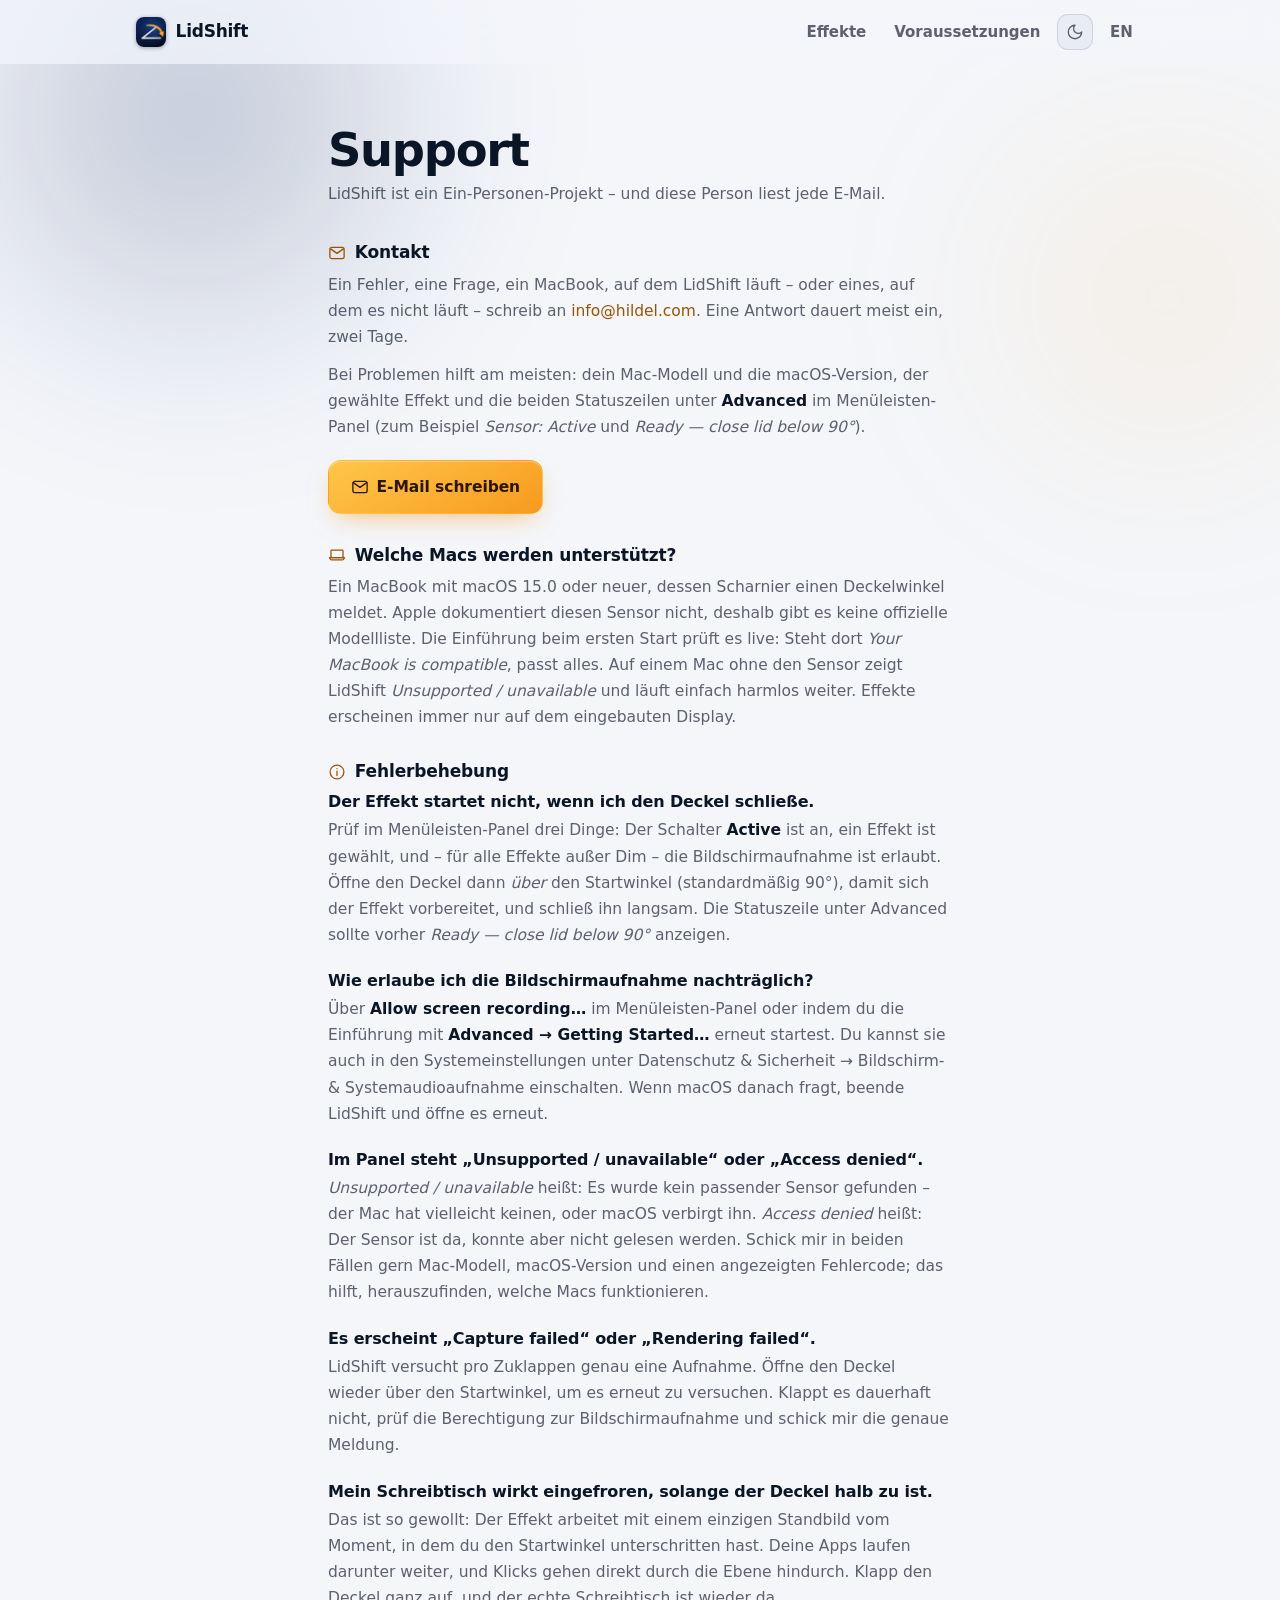
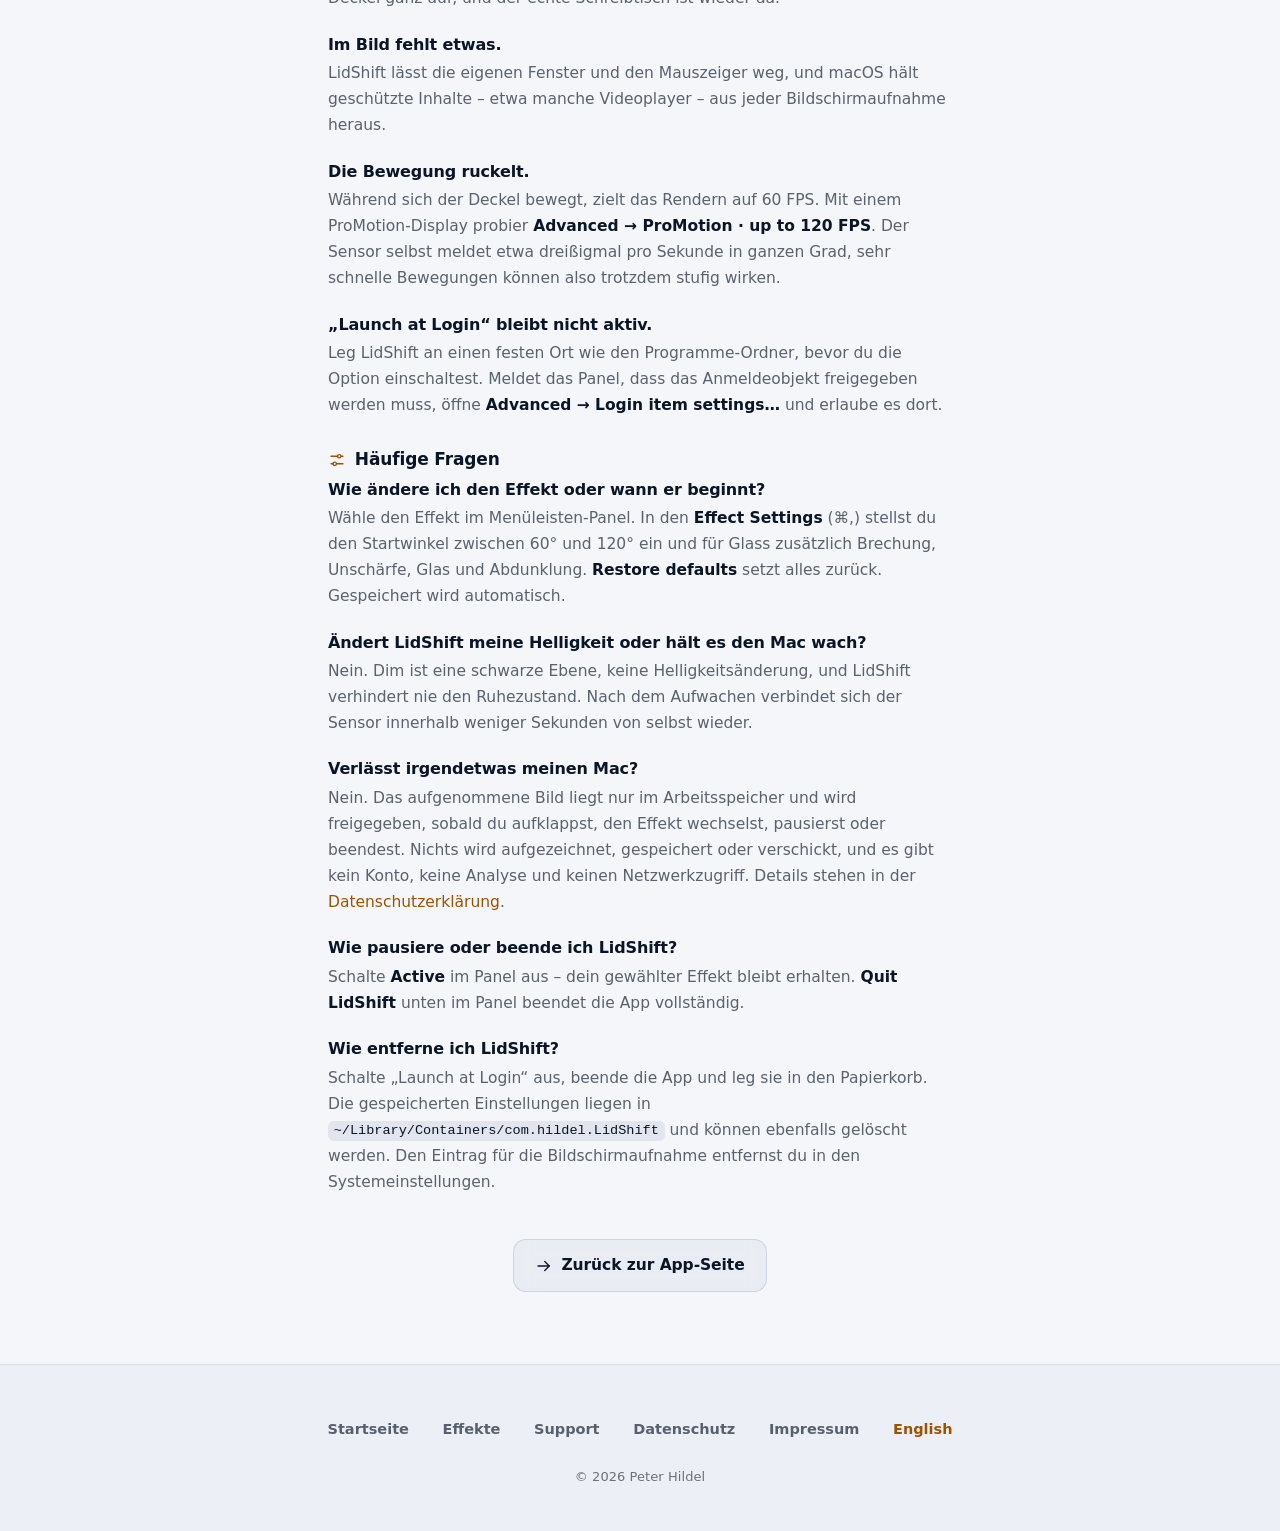
<file: support-de.html>
<!DOCTYPE html>
<html lang="de" class="dark">
<head>
  <meta charset="UTF-8">
  <meta name="viewport" content="width=device-width, initial-scale=1.0">
  <title>Support | LidShift</title>
  <meta name="description" content="Hilfe zu LidShift: Kontakt, Kompatibilität, Berechtigung zur Bildschirmaufnahme, Effekte, die nicht starten, und häufige Fragen.">
  <link rel="alternate" hreflang="en" href="https://v4ulthunt3r.github.io/lidshift-website/support.html">
  <link rel="alternate" hreflang="de" href="https://v4ulthunt3r.github.io/lidshift-website/support-de.html">
  <link rel="canonical" href="https://v4ulthunt3r.github.io/lidshift-website/support-de.html">
  <meta name="theme-color" content="#070E1C" media="(prefers-color-scheme: dark)">
  <meta name="theme-color" content="#F4F6FA" media="(prefers-color-scheme: light)">
  <link rel="icon" href="assets/favicon-64.png" sizes="64x64" type="image/png">
  <link rel="icon" href="assets/favicon-32.png" sizes="32x32" type="image/png">
  <link rel="apple-touch-icon" href="assets/apple-touch-icon.png">
  <script>
    (function () {
      try {
        var saved = localStorage.getItem('theme');
        if (saved === 'light') document.documentElement.classList.remove('dark');
        else if (saved === 'dark') document.documentElement.classList.add('dark');
        else if (window.matchMedia('(prefers-color-scheme: light)').matches)
          document.documentElement.classList.remove('dark');
      } catch (e) {}
    })();
  </script>
  <link rel="stylesheet" href="assets/landing.css?v=3">
</head>
<body>
<a class="skip" href="#main">Zum Inhalt springen</a>

<div class="ambient" aria-hidden="true"><i class="amb amb-1"></i><i class="amb amb-2"></i></div>

<svg class="lidshift-icons" aria-hidden="true" focusable="false"><defs>
<symbol id="i-laptop" viewBox="0 0 24 24"><path d="M5 5.5h14a1 1 0 0 1 1 1v9H4v-9a1 1 0 0 1 1-1Z"/><path d="M2 15.5h20l-1.4 2.3a1.6 1.6 0 0 1-1.4.7H4.8a1.6 1.6 0 0 1-1.4-.7Z"/></symbol>
<symbol id="i-angle" viewBox="0 0 24 24"><path d="M3.5 19.5h17"/><path d="M3.5 19.5 15.5 6"/><path d="M19.2 12.4a8.2 8.2 0 0 0-2.6-4.6"/></symbol>
<symbol id="i-glass" viewBox="0 0 24 24"><rect x="3.5" y="3.5" width="17" height="17" rx="3"/><path d="M3.5 12.5h17"/><path d="M6.5 8h5M6.5 16.8h3"/></symbol>
<symbol id="i-shutter" viewBox="0 0 24 24"><rect x="3.5" y="3.5" width="17" height="17" rx="3"/><path d="M3.5 10.5h17" /><path d="M4 7h16M4 4.6h16" /></symbol>
<symbol id="i-paper" viewBox="0 0 24 24"><path d="M6 2.8h8.4L19 7.4V21a.8.8 0 0 1-.8.8H6a.8.8 0 0 1-.8-.8V3.6A.8.8 0 0 1 6 2.8Z"/><path d="M14 2.9v4.6h4.7"/><path d="M8 12.5h7M8 16.3h4.5"/></symbol>
<symbol id="i-tv" viewBox="0 0 24 24"><rect x="2.5" y="5.5" width="19" height="13" rx="2.5"/><path d="M8 2.5l4 3 4-3"/><path d="M6 12h12"/></symbol>
<symbol id="i-dim" viewBox="0 0 24 24"><circle cx="12" cy="12" r="3.4"/><path d="M12 4.2V2.5M12 21.5v-1.7M5.5 5.5 4.3 4.3M19.7 19.7l-1.2-1.2M4.2 12H2.5M21.5 12h-1.7"/></symbol>
<symbol id="i-sliders" viewBox="0 0 24 24"><path d="M4 7h9M17.5 7H20M4 17h3M11.5 17H20"/><circle cx="15" cy="7" r="2.3"/><circle cx="9" cy="17" r="2.3"/></symbol>
<symbol id="i-gauge" viewBox="0 0 24 24"><path d="M3.2 17.5a9.5 9.5 0 1 1 17.6 0"/><path d="M12 13.5 16 9.8"/><circle cx="12" cy="14.4" r="1.4"/></symbol>
<symbol id="i-power" viewBox="0 0 24 24"><path d="M12 3.2v8"/><path d="M6.6 6.4a7.5 7.5 0 1 0 10.8 0"/></symbol>
<symbol id="i-cpu" viewBox="0 0 24 24"><rect x="6.5" y="6.5" width="11" height="11" rx="2.2"/><path d="M10 3.5v2.6M14 3.5v2.6M10 17.9v2.6M14 17.9v2.6M3.5 10h2.6M3.5 14h2.6M17.9 10h2.6M17.9 14h2.6"/></symbol>
<symbol id="i-lock" viewBox="0 0 24 24"><rect x="4" y="10.5" width="16" height="10.5" rx="2.5"/><path d="M7.8 10.5V7.2a4.2 4.2 0 0 1 8.4 0v3.3"/></symbol>
<symbol id="i-shield" viewBox="0 0 24 24"><path d="M12 2.5 4 5.7v5.6c0 4.6 3.2 8.6 8 10.2 4.8-1.6 8-5.6 8-10.2V5.7Z"/><path d="m8.8 12 2.2 2.2 4.2-4.4"/></symbol>
<symbol id="i-check" viewBox="0 0 24 24"><path d="m4.5 12.5 5 5 10-11"/></symbol>
<symbol id="i-check-circle" viewBox="0 0 24 24"><circle cx="12" cy="12" r="9.2"/><path d="m8 12.3 2.8 2.8L16.2 9"/></symbol>
<symbol id="i-info" viewBox="0 0 24 24"><circle cx="12" cy="12" r="9.2"/><path d="M12 10.8v6M12 7.6h.01"/></symbol>
<symbol id="i-moon" viewBox="0 0 24 24"><path d="M12 3a6 6 0 0 0 9 9 9 9 0 1 1-9-9Z"/></symbol>
<symbol id="i-sun" viewBox="0 0 24 24"><circle cx="12" cy="12" r="4"/><path d="M12 2v2M12 20v2M4.9 4.9l1.4 1.4M17.7 17.7l1.4 1.4M2 12h2M20 12h2M4.9 19.1l1.4-1.4M17.7 6.3l1.4-1.4"/></symbol>
<symbol id="i-arrow-right" viewBox="0 0 24 24"><path d="M4 12h15"/><path d="m13 6 6 6-6 6"/></symbol>
<symbol id="i-arrow-down" viewBox="0 0 24 24"><path d="M12 4.5v15"/><path d="m6 13.5 6 6 6-6"/></symbol>
<symbol id="i-hand" viewBox="0 0 24 24"><path d="M8 11V5.4a1.9 1.9 0 0 1 3.8 0V11"/><path d="M11.8 11V4.3a1.9 1.9 0 0 1 3.8 0V11"/><path d="M15.6 11.6V6.9a1.9 1.9 0 0 1 3.8 0V14a7.5 7.5 0 0 1-7.5 7.5h-.8a7 7 0 0 1-6.6-4.7L3 13.2a1.9 1.9 0 0 1 3.3-1.8L8 13.6V11"/></symbol>
<symbol id="i-mail" viewBox="0 0 24 24"><rect x="2.5" y="4.5" width="19" height="15" rx="2.5"/><path d="m3.5 6.5 8.5 6 8.5-6"/></symbol>
<symbol id="i-note" viewBox="0 0 24 24"><path d="M5 3.5h9.5L19 8v12.5a1 1 0 0 1-1 1H5a1 1 0 0 1-1-1v-16a1 1 0 0 1 1-1Z"/><path d="M14 3.6V8h4.6"/><path d="M8 13h8M8 17h5"/></symbol>
<symbol id="i-globe" viewBox="0 0 24 24"><circle cx="12" cy="12" r="9.5"/><path d="M2.6 12h18.8"/><path d="M12 2.5a14.5 14.5 0 0 1 0 19 14.5 14.5 0 0 1 0-19Z"/></symbol>
<symbol id="i-download" viewBox="0 0 24 24"><path d="M21 15v4a2 2 0 0 1-2 2H5a2 2 0 0 1-2-2v-4"/><path d="m7 10 5 5 5-5"/><path d="M12 15V3"/></symbol>
<symbol id="i-eye-off" viewBox="0 0 24 24"><path d="M10.6 6.2A9.7 9.7 0 0 1 12 6c5.5 0 9.5 6 9.5 6a17 17 0 0 1-3 3.6"/><path d="M6.6 7.6A17 17 0 0 0 2.5 12S6.5 18 12 18a9.6 9.6 0 0 0 4.1-.9"/><path d="M9.9 9.9a3 3 0 0 0 4.2 4.2"/><path d="m3 3 18 18"/></symbol>
<symbol id="i-wifi-off" viewBox="0 0 24 24"><path d="M2.5 8.5a14 14 0 0 1 6-3.3M15 5.3a14 14 0 0 1 6.5 3.2"/><path d="M6 12.2a9 9 0 0 1 3-1.9M18 12.2a9 9 0 0 0-2.2-1.5"/><path d="M9.4 15.8a4.2 4.2 0 0 1 5.2 0"/><path d="M12 19.2h.01"/><path d="m3 3 18 18"/></symbol>
<symbol id="i-code" viewBox="0 0 24 24"><path d="m8.5 8-4.5 4 4.5 4M15.5 8l4.5 4-4.5 4"/></symbol>
</defs></svg>

<div id="nav-top" aria-hidden="true"></div>
<nav class="nav">
  <div class="wrap nav-inner">
    <a class="brand" href="index-de.html">
      <img src="assets/icon-256.png" alt="" width="30" height="30">
      <span>LidShift</span>
    </a>
    <div class="nav-right">
      <a class="nav-link hide-sm" href="index-de.html#effects">Effekte</a>
      <a class="nav-link hide-sm" href="index-de.html#requirements">Voraussetzungen</a>
      <button id="theme-toggle" class="icon-btn" type="button" aria-label="Zwischen hell und dunkel wechseln" aria-pressed="true">
        <svg class="ico" id="theme-icon" aria-hidden="true"><use href="#i-moon"/></svg>
      </button>
      <a class="nav-link" href="support.html" hreflang="en" lang="en">EN</a>
    </div>
  </div>
</nav>

<main class="doc" id="main">
  <h1>Support</h1>
  <p class="doc-meta">LidShift ist ein Ein-Personen-Projekt – und diese Person liest jede E-Mail.</p>

  <section>
    <h2><svg class="ico" aria-hidden="true"><use href="#i-mail"/></svg> Kontakt</h2>
    <p>
      Ein Fehler, eine Frage, ein MacBook, auf dem LidShift läuft – oder eines, auf dem es nicht läuft – schreib an
      <a href="mailto:info@hildel.com?subject=LidShift%20Support">info@hildel.com</a>. Eine Antwort dauert meist ein, zwei Tage.
    </p>
    <p>
      Bei Problemen hilft am meisten: dein Mac-Modell und die macOS-Version, der gewählte Effekt und die beiden
      Statuszeilen unter <strong>Advanced</strong> im Menüleisten-Panel (zum Beispiel
      <em>Sensor: Active</em> und <em>Ready — close lid below 90°</em>).
    </p>
    <p class="doc-action">
      <a href="mailto:info@hildel.com?subject=LidShift%20Support" class="btn btn-primary">
        <svg class="ico" aria-hidden="true"><use href="#i-mail"/></svg> E-Mail schreiben
      </a>
    </p>
  </section>

  <section>
    <h2><svg class="ico" aria-hidden="true"><use href="#i-laptop"/></svg> Welche Macs werden unterstützt?</h2>
    <p>
      Ein MacBook mit macOS 15.0 oder neuer, dessen Scharnier einen Deckelwinkel meldet. Apple dokumentiert diesen
      Sensor nicht, deshalb gibt es keine offizielle Modellliste. Die Einführung beim ersten Start prüft es live:
      Steht dort <em>Your MacBook is compatible</em>, passt alles. Auf einem Mac ohne den Sensor zeigt LidShift
      <em>Unsupported / unavailable</em> und läuft einfach harmlos weiter. Effekte erscheinen immer nur auf dem
      eingebauten Display.
    </p>
  </section>

  <section>
    <h2><svg class="ico" aria-hidden="true"><use href="#i-info"/></svg> Fehlerbehebung</h2>

    <h3>Der Effekt startet nicht, wenn ich den Deckel schließe.</h3>
    <p>
      Prüf im Menüleisten-Panel drei Dinge: Der Schalter <strong>Active</strong> ist an, ein Effekt ist gewählt,
      und – für alle Effekte außer Dim – die Bildschirmaufnahme ist erlaubt. Öffne den Deckel dann <em>über</em>
      den Startwinkel (standardmäßig 90°), damit sich der Effekt vorbereitet, und schließ ihn langsam. Die
      Statuszeile unter Advanced sollte vorher <em>Ready — close lid below 90°</em> anzeigen.
    </p>

    <h3>Wie erlaube ich die Bildschirmaufnahme nachträglich?</h3>
    <p>
      Über <strong>Allow screen recording…</strong> im Menüleisten-Panel oder indem du die Einführung mit
      <strong>Advanced → Getting Started…</strong> erneut startest. Du kannst sie auch in den Systemeinstellungen
      unter Datenschutz &amp; Sicherheit → Bildschirm- &amp; Systemaudioaufnahme einschalten. Wenn macOS danach
      fragt, beende LidShift und öffne es erneut.
    </p>

    <h3>Im Panel steht „Unsupported / unavailable“ oder „Access denied“.</h3>
    <p>
      <em>Unsupported / unavailable</em> heißt: Es wurde kein passender Sensor gefunden – der Mac hat vielleicht
      keinen, oder macOS verbirgt ihn. <em>Access denied</em> heißt: Der Sensor ist da, konnte aber nicht gelesen
      werden. Schick mir in beiden Fällen gern Mac-Modell, macOS-Version und einen angezeigten Fehlercode; das hilft,
      herauszufinden, welche Macs funktionieren.
    </p>

    <h3>Es erscheint „Capture failed“ oder „Rendering failed“.</h3>
    <p>
      LidShift versucht pro Zuklappen genau eine Aufnahme. Öffne den Deckel wieder über den Startwinkel, um es
      erneut zu versuchen. Klappt es dauerhaft nicht, prüf die Berechtigung zur Bildschirmaufnahme und schick mir
      die genaue Meldung.
    </p>

    <h3>Mein Schreibtisch wirkt eingefroren, solange der Deckel halb zu ist.</h3>
    <p>
      Das ist so gewollt: Der Effekt arbeitet mit einem einzigen Standbild vom Moment, in dem du den Startwinkel
      unterschritten hast. Deine Apps laufen darunter weiter, und Klicks gehen direkt durch die Ebene hindurch.
      Klapp den Deckel ganz auf, und der echte Schreibtisch ist wieder da.
    </p>

    <h3>Im Bild fehlt etwas.</h3>
    <p>
      LidShift lässt die eigenen Fenster und den Mauszeiger weg, und macOS hält geschützte Inhalte – etwa manche
      Videoplayer – aus jeder Bildschirmaufnahme heraus.
    </p>

    <h3>Die Bewegung ruckelt.</h3>
    <p>
      Während sich der Deckel bewegt, zielt das Rendern auf 60 FPS. Mit einem ProMotion-Display probier
      <strong>Advanced → ProMotion · up to 120 FPS</strong>. Der Sensor selbst meldet etwa dreißigmal pro Sekunde
      in ganzen Grad, sehr schnelle Bewegungen können also trotzdem stufig wirken.
    </p>

    <h3>„Launch at Login“ bleibt nicht aktiv.</h3>
    <p>
      Leg LidShift an einen festen Ort wie den Programme-Ordner, bevor du die Option einschaltest. Meldet das Panel,
      dass das Anmeldeobjekt freigegeben werden muss, öffne <strong>Advanced → Login item settings…</strong> und
      erlaube es dort.
    </p>
  </section>

  <section>
    <h2><svg class="ico" aria-hidden="true"><use href="#i-sliders"/></svg> Häufige Fragen</h2>

    <h3>Wie ändere ich den Effekt oder wann er beginnt?</h3>
    <p>
      Wähle den Effekt im Menüleisten-Panel. In den <strong>Effect Settings</strong> (⌘,) stellst du den Startwinkel
      zwischen 60° und 120° ein und für Glass zusätzlich Brechung, Unschärfe, Glas und Abdunklung.
      <strong>Restore defaults</strong> setzt alles zurück. Gespeichert wird automatisch.
    </p>

    <h3>Ändert LidShift meine Helligkeit oder hält es den Mac wach?</h3>
    <p>
      Nein. Dim ist eine schwarze Ebene, keine Helligkeitsänderung, und LidShift verhindert nie den Ruhezustand.
      Nach dem Aufwachen verbindet sich der Sensor innerhalb weniger Sekunden von selbst wieder.
    </p>

    <h3>Verlässt irgendetwas meinen Mac?</h3>
    <p>
      Nein. Das aufgenommene Bild liegt nur im Arbeitsspeicher und wird freigegeben, sobald du aufklappst, den Effekt
      wechselst, pausierst oder beendest. Nichts wird aufgezeichnet, gespeichert oder verschickt, und es gibt kein
      Konto, keine Analyse und keinen Netzwerkzugriff. Details stehen in der <a href="privacy-de.html">Datenschutzerklärung</a>.
    </p>

    <h3>Wie pausiere oder beende ich LidShift?</h3>
    <p>
      Schalte <strong>Active</strong> im Panel aus – dein gewählter Effekt bleibt erhalten.
      <strong>Quit LidShift</strong> unten im Panel beendet die App vollständig.
    </p>

    <h3>Wie entferne ich LidShift?</h3>
    <p>
      Schalte „Launch at Login“ aus, beende die App und leg sie in den Papierkorb. Die gespeicherten Einstellungen
      liegen in <code>~/Library/Containers/com.hildel.LidShift</code> und können ebenfalls gelöscht werden. Den
      Eintrag für die Bildschirmaufnahme entfernst du in den Systemeinstellungen.
    </p>
  </section>

  <div class="back">
    <a href="index-de.html" class="btn btn-secondary">
      <svg class="ico" aria-hidden="true"><use href="#i-arrow-right"/></svg> Zurück zur App-Seite
    </a>
  </div>
</main>

<footer class="footer">
  <div class="wrap">
    <div class="footer-links">
      <a href="index-de.html">Startseite</a>
      <a href="index-de.html#effects">Effekte</a>
      <a href="support-de.html">Support</a>
      <a href="privacy-de.html">Datenschutz</a>
      <a href="impressum-de.html">Impressum</a>
      <a class="lang" href="support.html" hreflang="en" lang="en">English</a>
    </div>
    <p class="footer-note tiny">© <span id="year">2026</span> Peter Hildel</p>
  </div>
</footer>

<script src="assets/site.js?v=1"></script>
</body>
</html>
</file>
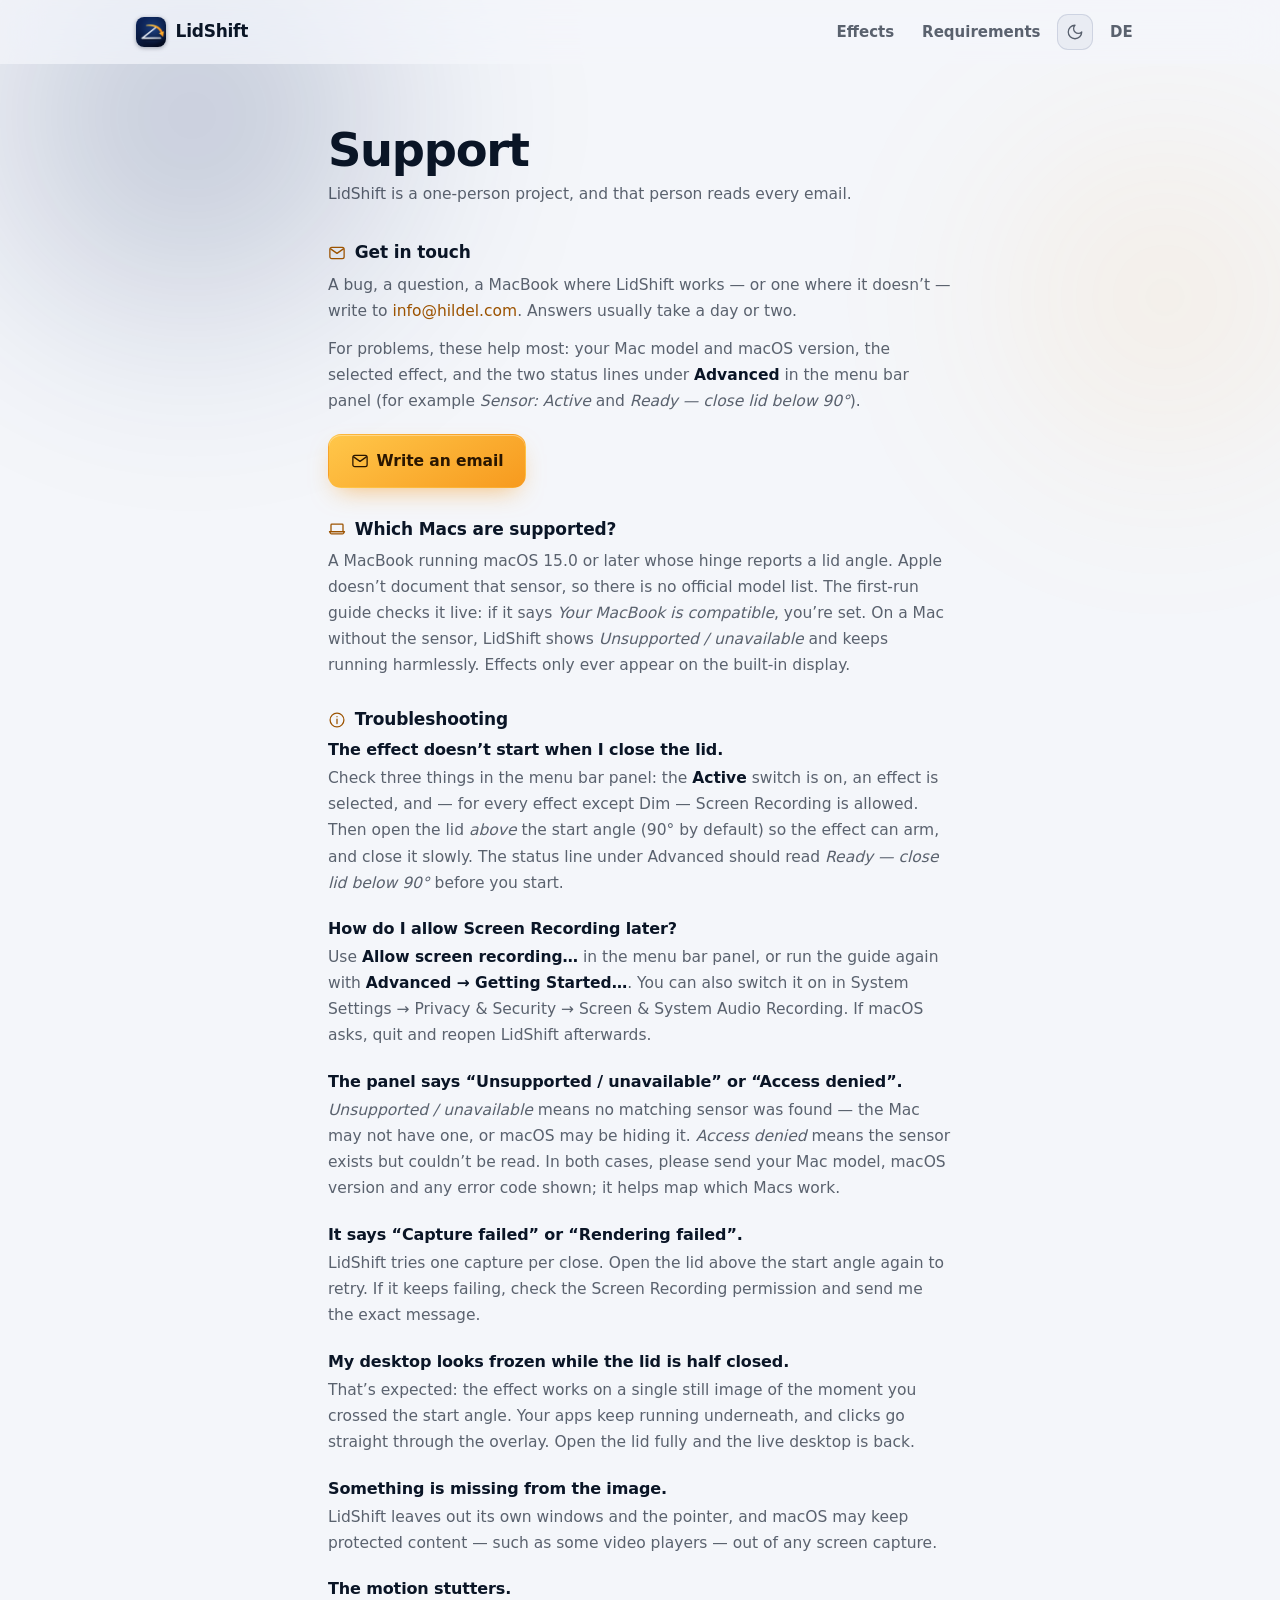
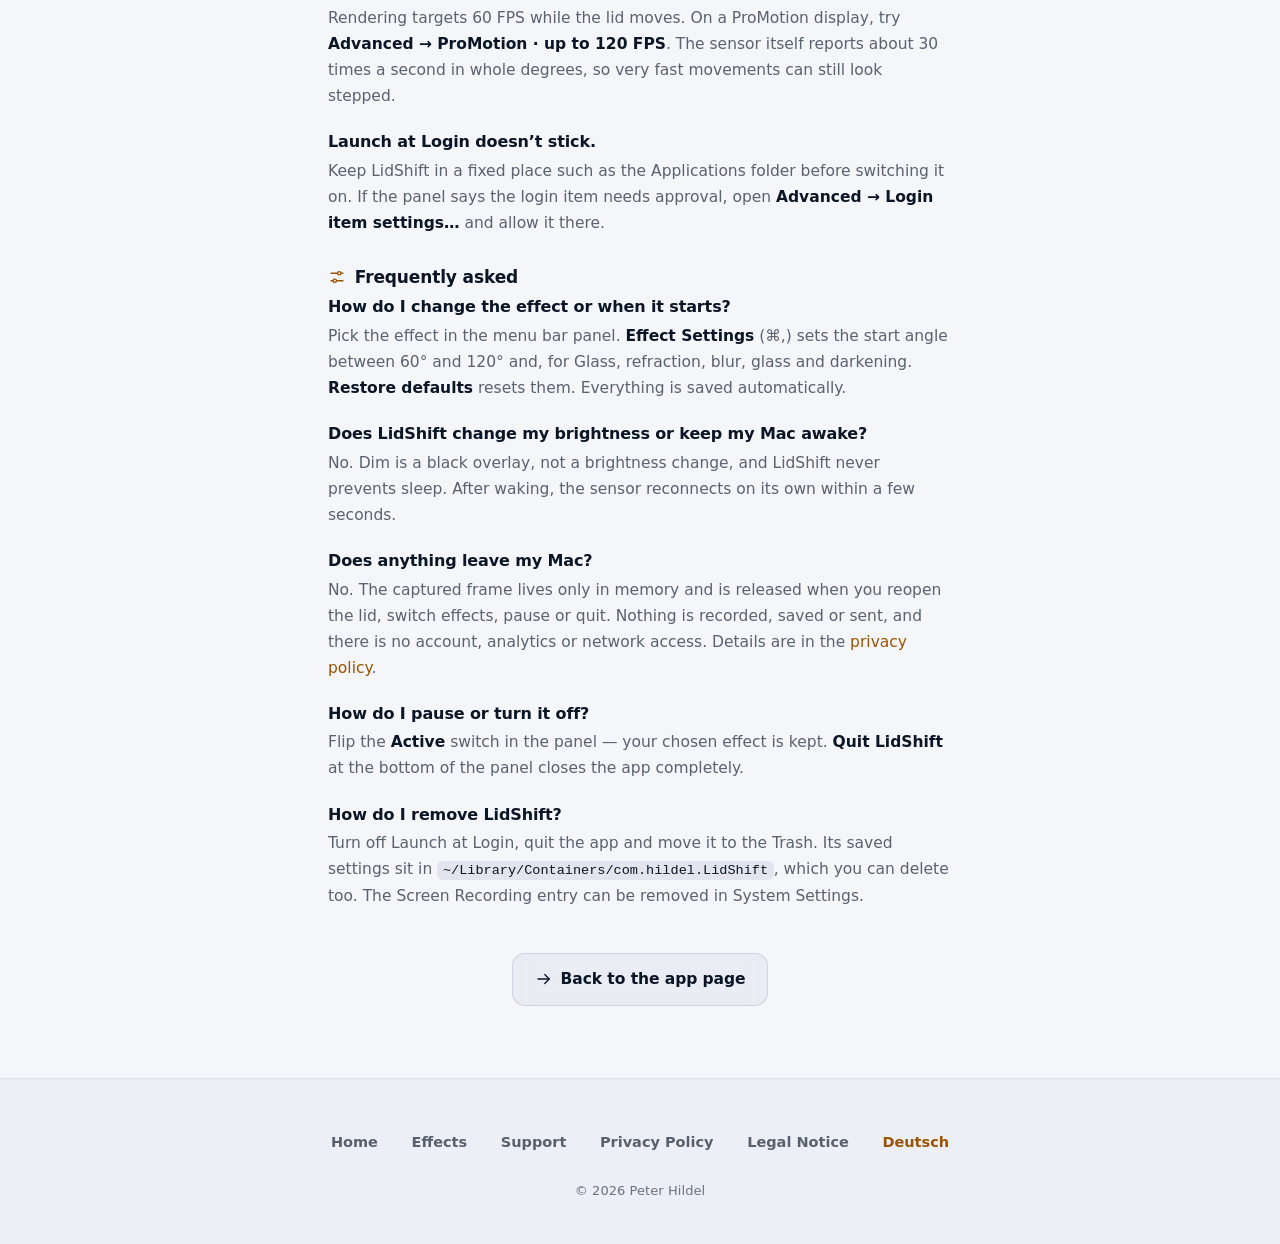
<file: support.html>
<!DOCTYPE html>
<html lang="en" class="dark">
<head>
  <meta charset="UTF-8">
  <meta name="viewport" content="width=device-width, initial-scale=1.0">
  <title>Support | LidShift</title>
  <meta name="description" content="Help for LidShift: contact, compatibility, Screen Recording permission, effects that don't start, and frequently asked questions.">
  <link rel="alternate" hreflang="en" href="https://v4ulthunt3r.github.io/lidshift-website/support.html">
  <link rel="alternate" hreflang="de" href="https://v4ulthunt3r.github.io/lidshift-website/support-de.html">
  <link rel="canonical" href="https://v4ulthunt3r.github.io/lidshift-website/support.html">
  <meta name="theme-color" content="#070E1C" media="(prefers-color-scheme: dark)">
  <meta name="theme-color" content="#F4F6FA" media="(prefers-color-scheme: light)">
  <link rel="icon" href="assets/favicon-64.png" sizes="64x64" type="image/png">
  <link rel="icon" href="assets/favicon-32.png" sizes="32x32" type="image/png">
  <link rel="apple-touch-icon" href="assets/apple-touch-icon.png">
  <script>
    (function () {
      try {
        var saved = localStorage.getItem('theme');
        if (saved === 'light') document.documentElement.classList.remove('dark');
        else if (saved === 'dark') document.documentElement.classList.add('dark');
        else if (window.matchMedia('(prefers-color-scheme: light)').matches)
          document.documentElement.classList.remove('dark');
      } catch (e) {}
    })();
  </script>
  <link rel="stylesheet" href="assets/landing.css?v=3">
</head>
<body>
<a class="skip" href="#main">Skip to content</a>

<div class="ambient" aria-hidden="true"><i class="amb amb-1"></i><i class="amb amb-2"></i></div>

<svg class="lidshift-icons" aria-hidden="true" focusable="false"><defs>
<symbol id="i-laptop" viewBox="0 0 24 24"><path d="M5 5.5h14a1 1 0 0 1 1 1v9H4v-9a1 1 0 0 1 1-1Z"/><path d="M2 15.5h20l-1.4 2.3a1.6 1.6 0 0 1-1.4.7H4.8a1.6 1.6 0 0 1-1.4-.7Z"/></symbol>
<symbol id="i-angle" viewBox="0 0 24 24"><path d="M3.5 19.5h17"/><path d="M3.5 19.5 15.5 6"/><path d="M19.2 12.4a8.2 8.2 0 0 0-2.6-4.6"/></symbol>
<symbol id="i-glass" viewBox="0 0 24 24"><rect x="3.5" y="3.5" width="17" height="17" rx="3"/><path d="M3.5 12.5h17"/><path d="M6.5 8h5M6.5 16.8h3"/></symbol>
<symbol id="i-shutter" viewBox="0 0 24 24"><rect x="3.5" y="3.5" width="17" height="17" rx="3"/><path d="M3.5 10.5h17" /><path d="M4 7h16M4 4.6h16" /></symbol>
<symbol id="i-paper" viewBox="0 0 24 24"><path d="M6 2.8h8.4L19 7.4V21a.8.8 0 0 1-.8.8H6a.8.8 0 0 1-.8-.8V3.6A.8.8 0 0 1 6 2.8Z"/><path d="M14 2.9v4.6h4.7"/><path d="M8 12.5h7M8 16.3h4.5"/></symbol>
<symbol id="i-tv" viewBox="0 0 24 24"><rect x="2.5" y="5.5" width="19" height="13" rx="2.5"/><path d="M8 2.5l4 3 4-3"/><path d="M6 12h12"/></symbol>
<symbol id="i-dim" viewBox="0 0 24 24"><circle cx="12" cy="12" r="3.4"/><path d="M12 4.2V2.5M12 21.5v-1.7M5.5 5.5 4.3 4.3M19.7 19.7l-1.2-1.2M4.2 12H2.5M21.5 12h-1.7"/></symbol>
<symbol id="i-sliders" viewBox="0 0 24 24"><path d="M4 7h9M17.5 7H20M4 17h3M11.5 17H20"/><circle cx="15" cy="7" r="2.3"/><circle cx="9" cy="17" r="2.3"/></symbol>
<symbol id="i-gauge" viewBox="0 0 24 24"><path d="M3.2 17.5a9.5 9.5 0 1 1 17.6 0"/><path d="M12 13.5 16 9.8"/><circle cx="12" cy="14.4" r="1.4"/></symbol>
<symbol id="i-power" viewBox="0 0 24 24"><path d="M12 3.2v8"/><path d="M6.6 6.4a7.5 7.5 0 1 0 10.8 0"/></symbol>
<symbol id="i-cpu" viewBox="0 0 24 24"><rect x="6.5" y="6.5" width="11" height="11" rx="2.2"/><path d="M10 3.5v2.6M14 3.5v2.6M10 17.9v2.6M14 17.9v2.6M3.5 10h2.6M3.5 14h2.6M17.9 10h2.6M17.9 14h2.6"/></symbol>
<symbol id="i-lock" viewBox="0 0 24 24"><rect x="4" y="10.5" width="16" height="10.5" rx="2.5"/><path d="M7.8 10.5V7.2a4.2 4.2 0 0 1 8.4 0v3.3"/></symbol>
<symbol id="i-shield" viewBox="0 0 24 24"><path d="M12 2.5 4 5.7v5.6c0 4.6 3.2 8.6 8 10.2 4.8-1.6 8-5.6 8-10.2V5.7Z"/><path d="m8.8 12 2.2 2.2 4.2-4.4"/></symbol>
<symbol id="i-check" viewBox="0 0 24 24"><path d="m4.5 12.5 5 5 10-11"/></symbol>
<symbol id="i-check-circle" viewBox="0 0 24 24"><circle cx="12" cy="12" r="9.2"/><path d="m8 12.3 2.8 2.8L16.2 9"/></symbol>
<symbol id="i-info" viewBox="0 0 24 24"><circle cx="12" cy="12" r="9.2"/><path d="M12 10.8v6M12 7.6h.01"/></symbol>
<symbol id="i-moon" viewBox="0 0 24 24"><path d="M12 3a6 6 0 0 0 9 9 9 9 0 1 1-9-9Z"/></symbol>
<symbol id="i-sun" viewBox="0 0 24 24"><circle cx="12" cy="12" r="4"/><path d="M12 2v2M12 20v2M4.9 4.9l1.4 1.4M17.7 17.7l1.4 1.4M2 12h2M20 12h2M4.9 19.1l1.4-1.4M17.7 6.3l1.4-1.4"/></symbol>
<symbol id="i-arrow-right" viewBox="0 0 24 24"><path d="M4 12h15"/><path d="m13 6 6 6-6 6"/></symbol>
<symbol id="i-arrow-down" viewBox="0 0 24 24"><path d="M12 4.5v15"/><path d="m6 13.5 6 6 6-6"/></symbol>
<symbol id="i-hand" viewBox="0 0 24 24"><path d="M8 11V5.4a1.9 1.9 0 0 1 3.8 0V11"/><path d="M11.8 11V4.3a1.9 1.9 0 0 1 3.8 0V11"/><path d="M15.6 11.6V6.9a1.9 1.9 0 0 1 3.8 0V14a7.5 7.5 0 0 1-7.5 7.5h-.8a7 7 0 0 1-6.6-4.7L3 13.2a1.9 1.9 0 0 1 3.3-1.8L8 13.6V11"/></symbol>
<symbol id="i-mail" viewBox="0 0 24 24"><rect x="2.5" y="4.5" width="19" height="15" rx="2.5"/><path d="m3.5 6.5 8.5 6 8.5-6"/></symbol>
<symbol id="i-note" viewBox="0 0 24 24"><path d="M5 3.5h9.5L19 8v12.5a1 1 0 0 1-1 1H5a1 1 0 0 1-1-1v-16a1 1 0 0 1 1-1Z"/><path d="M14 3.6V8h4.6"/><path d="M8 13h8M8 17h5"/></symbol>
<symbol id="i-globe" viewBox="0 0 24 24"><circle cx="12" cy="12" r="9.5"/><path d="M2.6 12h18.8"/><path d="M12 2.5a14.5 14.5 0 0 1 0 19 14.5 14.5 0 0 1 0-19Z"/></symbol>
<symbol id="i-download" viewBox="0 0 24 24"><path d="M21 15v4a2 2 0 0 1-2 2H5a2 2 0 0 1-2-2v-4"/><path d="m7 10 5 5 5-5"/><path d="M12 15V3"/></symbol>
<symbol id="i-eye-off" viewBox="0 0 24 24"><path d="M10.6 6.2A9.7 9.7 0 0 1 12 6c5.5 0 9.5 6 9.5 6a17 17 0 0 1-3 3.6"/><path d="M6.6 7.6A17 17 0 0 0 2.5 12S6.5 18 12 18a9.6 9.6 0 0 0 4.1-.9"/><path d="M9.9 9.9a3 3 0 0 0 4.2 4.2"/><path d="m3 3 18 18"/></symbol>
<symbol id="i-wifi-off" viewBox="0 0 24 24"><path d="M2.5 8.5a14 14 0 0 1 6-3.3M15 5.3a14 14 0 0 1 6.5 3.2"/><path d="M6 12.2a9 9 0 0 1 3-1.9M18 12.2a9 9 0 0 0-2.2-1.5"/><path d="M9.4 15.8a4.2 4.2 0 0 1 5.2 0"/><path d="M12 19.2h.01"/><path d="m3 3 18 18"/></symbol>
<symbol id="i-code" viewBox="0 0 24 24"><path d="m8.5 8-4.5 4 4.5 4M15.5 8l4.5 4-4.5 4"/></symbol>
</defs></svg>

<div id="nav-top" aria-hidden="true"></div>
<nav class="nav">
  <div class="wrap nav-inner">
    <a class="brand" href="index.html">
      <img src="assets/icon-256.png" alt="" width="30" height="30">
      <span>LidShift</span>
    </a>
    <div class="nav-right">
      <a class="nav-link hide-sm" href="index.html#effects">Effects</a>
      <a class="nav-link hide-sm" href="index.html#requirements">Requirements</a>
      <button id="theme-toggle" class="icon-btn" type="button" aria-label="Switch between light and dark" aria-pressed="true">
        <svg class="ico" id="theme-icon" aria-hidden="true"><use href="#i-moon"/></svg>
      </button>
      <a class="nav-link" href="support-de.html" hreflang="de" lang="de">DE</a>
    </div>
  </div>
</nav>

<main class="doc" id="main">
  <h1>Support</h1>
  <p class="doc-meta">LidShift is a one-person project, and that person reads every email.</p>

  <section>
    <h2><svg class="ico" aria-hidden="true"><use href="#i-mail"/></svg> Get in touch</h2>
    <p>
      A bug, a question, a MacBook where LidShift works — or one where it doesn’t — write to
      <a href="mailto:info@hildel.com?subject=LidShift%20Support">info@hildel.com</a>. Answers usually take a day or two.
    </p>
    <p>
      For problems, these help most: your Mac model and macOS version, the selected effect, and the two
      status lines under <strong>Advanced</strong> in the menu bar panel (for example
      <em>Sensor: Active</em> and <em>Ready — close lid below 90°</em>).
    </p>
    <p class="doc-action">
      <a href="mailto:info@hildel.com?subject=LidShift%20Support" class="btn btn-primary">
        <svg class="ico" aria-hidden="true"><use href="#i-mail"/></svg> Write an email
      </a>
    </p>
  </section>

  <section>
    <h2><svg class="ico" aria-hidden="true"><use href="#i-laptop"/></svg> Which Macs are supported?</h2>
    <p>
      A MacBook running macOS 15.0 or later whose hinge reports a lid angle. Apple doesn’t document that sensor,
      so there is no official model list. The first-run guide checks it live: if it says
      <em>Your MacBook is compatible</em>, you’re set. On a Mac without the sensor, LidShift shows
      <em>Unsupported / unavailable</em> and keeps running harmlessly. Effects only ever appear on the built-in
      display.
    </p>
  </section>

  <section>
    <h2><svg class="ico" aria-hidden="true"><use href="#i-info"/></svg> Troubleshooting</h2>

    <h3>The effect doesn’t start when I close the lid.</h3>
    <p>
      Check three things in the menu bar panel: the <strong>Active</strong> switch is on, an effect is selected,
      and — for every effect except Dim — Screen Recording is allowed. Then open the lid <em>above</em> the start
      angle (90° by default) so the effect can arm, and close it slowly. The status line under Advanced should
      read <em>Ready — close lid below 90°</em> before you start.
    </p>

    <h3>How do I allow Screen Recording later?</h3>
    <p>
      Use <strong>Allow screen recording…</strong> in the menu bar panel, or run the guide again with
      <strong>Advanced → Getting Started…</strong>. You can also switch it on in System Settings →
      Privacy &amp; Security → Screen &amp; System Audio Recording. If macOS asks, quit and reopen LidShift
      afterwards.
    </p>

    <h3>The panel says “Unsupported / unavailable” or “Access denied”.</h3>
    <p>
      <em>Unsupported / unavailable</em> means no matching sensor was found — the Mac may not have one, or macOS
      may be hiding it. <em>Access denied</em> means the sensor exists but couldn’t be read. In both cases, please
      send your Mac model, macOS version and any error code shown; it helps map which Macs work.
    </p>

    <h3>It says “Capture failed” or “Rendering failed”.</h3>
    <p>
      LidShift tries one capture per close. Open the lid above the start angle again to retry. If it keeps
      failing, check the Screen Recording permission and send me the exact message.
    </p>

    <h3>My desktop looks frozen while the lid is half closed.</h3>
    <p>
      That’s expected: the effect works on a single still image of the moment you crossed the start angle. Your
      apps keep running underneath, and clicks go straight through the overlay. Open the lid fully and the live
      desktop is back.
    </p>

    <h3>Something is missing from the image.</h3>
    <p>
      LidShift leaves out its own windows and the pointer, and macOS may keep protected content — such as some
      video players — out of any screen capture.
    </p>

    <h3>The motion stutters.</h3>
    <p>
      Rendering targets 60 FPS while the lid moves. On a ProMotion display, try
      <strong>Advanced → ProMotion · up to 120 FPS</strong>. The sensor itself reports about 30 times a second in
      whole degrees, so very fast movements can still look stepped.
    </p>

    <h3>Launch at Login doesn’t stick.</h3>
    <p>
      Keep LidShift in a fixed place such as the Applications folder before switching it on. If the panel says the
      login item needs approval, open <strong>Advanced → Login item settings…</strong> and allow it there.
    </p>
  </section>

  <section>
    <h2><svg class="ico" aria-hidden="true"><use href="#i-sliders"/></svg> Frequently asked</h2>

    <h3>How do I change the effect or when it starts?</h3>
    <p>
      Pick the effect in the menu bar panel. <strong>Effect Settings</strong> (⌘,) sets the start angle between
      60° and 120° and, for Glass, refraction, blur, glass and darkening. <strong>Restore defaults</strong> resets
      them. Everything is saved automatically.
    </p>

    <h3>Does LidShift change my brightness or keep my Mac awake?</h3>
    <p>
      No. Dim is a black overlay, not a brightness change, and LidShift never prevents sleep. After waking, the
      sensor reconnects on its own within a few seconds.
    </p>

    <h3>Does anything leave my Mac?</h3>
    <p>
      No. The captured frame lives only in memory and is released when you reopen the lid, switch effects, pause or
      quit. Nothing is recorded, saved or sent, and there is no account, analytics or network access. Details are in the <a href="privacy.html">privacy policy</a>.
    </p>

    <h3>How do I pause or turn it off?</h3>
    <p>
      Flip the <strong>Active</strong> switch in the panel — your chosen effect is kept. <strong>Quit LidShift</strong>
      at the bottom of the panel closes the app completely.
    </p>

    <h3>How do I remove LidShift?</h3>
    <p>
      Turn off Launch at Login, quit the app and move it to the Trash. Its saved settings sit in
      <code>~/Library/Containers/com.hildel.LidShift</code>, which you can delete too. The Screen Recording entry
      can be removed in System Settings.
    </p>
  </section>

  <div class="back">
    <a href="index.html" class="btn btn-secondary">
      <svg class="ico" aria-hidden="true"><use href="#i-arrow-right"/></svg> Back to the app page
    </a>
  </div>
</main>

<footer class="footer">
  <div class="wrap">
    <div class="footer-links">
      <a href="index.html">Home</a>
      <a href="index.html#effects">Effects</a>
      <a href="support.html">Support</a>
      <a href="privacy.html">Privacy Policy</a>
      <a href="impressum.html">Legal Notice</a>
      <a class="lang" href="support-de.html" hreflang="de" lang="de">Deutsch</a>
    </div>
    <p class="footer-note tiny">© <span id="year">2026</span> Peter Hildel</p>
  </div>
</footer>

<script src="assets/site.js?v=1"></script>
</body>
</html>
</file>
<file: assets/landing.css>
/* LidShift — landing page styles.
   Dark-first, because the product is about a screen going quiet.
   Tokens are declared on :root (light) and overridden for .dark so the
   toggle wins in both directions; nothing gets its only value in a
   media query. */

:root {
  --bg: #F4F6FA;
  --bg-deep: #E8ECF3;
  --panel: #FFFFFF;
  --surface: rgba(13, 37, 95, 0.045);
  --surface-2: rgba(13, 37, 95, 0.075);
  --hairline: rgba(13, 37, 95, 0.12);
  --hairline-soft: rgba(13, 37, 95, 0.07);

  --text: #0A1526;
  --text-sec: rgba(10, 21, 38, 0.66);
  --text-ter: rgba(10, 21, 38, 0.58);

  --accent: #F79A1E;          /* fills, glows, the lid arc */
  --accent-warm: #FFC74A;
  --accent-ink: #9C5300;      /* accent as text/links on light */
  --accent-grad-1: #E08A00;   /* the headline gradient, contrast-safe per theme */
  --accent-grad-2: #B25A00;
  --navy: #0D255F;
  --navy-deep: #050D22;

  --nav-bg: rgba(244, 246, 250, 0.72);
  --card: rgba(255, 255, 255, 0.72);
  --card-solid: #FFFFFF;
  --shadow-card: 0 1px 2px rgba(10, 21, 38, 0.05), 0 12px 34px -14px rgba(10, 21, 38, 0.18);
  --shadow-lift: 0 2px 6px rgba(10, 21, 38, 0.07), 0 28px 60px -24px rgba(10, 21, 38, 0.28);

  /* Spacing scales with type so a larger system text size does not break layout. */
  --gutter: clamp(1.25rem, 4vw, 2.5rem);
  --section-y: clamp(4.5rem, 11vh, 8rem);
  --radius-lg: 22px;
  --radius: 16px;
  --radius-sm: 11px;

  color-scheme: light;
}

.dark {
  --bg: #070E1C;
  --bg-deep: #04080F;
  --panel: #0C1730;
  --surface: rgba(255, 255, 255, 0.05);
  --surface-2: rgba(255, 255, 255, 0.085);
  --hairline: rgba(255, 255, 255, 0.11);
  --hairline-soft: rgba(255, 255, 255, 0.06);

  --text: #F3F6FB;
  --text-sec: rgba(236, 241, 248, 0.66);
  --text-ter: rgba(236, 241, 248, 0.55);

  --accent: #FFA524;
  --accent-warm: #FFC74A;
  --accent-ink: #FFB645;
  --accent-grad-1: #FFC74A;
  --accent-grad-2: #FFA524;

  --nav-bg: rgba(7, 14, 28, 0.68);
  --card: rgba(255, 255, 255, 0.045);
  --card-solid: #0C1730;
  --shadow-card: 0 1px 0 rgba(255, 255, 255, 0.04) inset, 0 16px 40px -18px rgba(0, 0, 0, 0.7);
  --shadow-lift: 0 1px 0 rgba(255, 255, 255, 0.06) inset, 0 30px 70px -26px rgba(0, 0, 0, 0.85);

  color-scheme: dark;
}

*, *::before, *::after { box-sizing: border-box; }

html {
  -webkit-text-size-adjust: 100%;
  scroll-behavior: smooth;
  scroll-padding-top: 5.5rem;
}

body {
  margin: 0;
  background: var(--bg);
  color: var(--text);
  font-family: -apple-system, BlinkMacSystemFont, "SF Pro Text", system-ui, "Segoe UI", sans-serif;
  font-size: 1rem;
  line-height: 1.6;
  -webkit-font-smoothing: antialiased;
  text-rendering: optimizeLegibility;
  overflow-x: hidden;
}

/* ---------- Ambient light ------------------------------------------------ */
/* A slow, wide wash behind everything — the icon's navy and amber, nothing
   moving fast enough to distract. Semi-transparent and blurred, per the
   large-moving-object rule. */
.ambient {
  position: fixed;
  inset: 0;
  z-index: -1;
  overflow: hidden;
  pointer-events: none;
}
.ambient i {
  position: absolute;
  display: block;
  border-radius: 50%;
  filter: blur(90px);
  opacity: 0.5;
}
.amb-1 { width: 46vw; height: 46vw; top: -14vw; left: -8vw;  background: radial-gradient(circle, rgba(13,37,95,.55), transparent 70%); }
.amb-2 { width: 38vw; height: 38vw; top: 6vh;  right: -10vw; background: radial-gradient(circle, rgba(255,165,36,.24), transparent 70%); }
.amb-3 { width: 44vw; height: 44vw; top: 92vh; left: 12vw;   background: radial-gradient(circle, rgba(13,37,95,.42), transparent 70%); }
.dark .amb-1 { background: radial-gradient(circle, rgba(21,58,140,.5), transparent 70%); }
.dark .amb-2 { background: radial-gradient(circle, rgba(255,165,36,.17), transparent 70%); }
.dark .amb-3 { background: radial-gradient(circle, rgba(13,37,95,.55), transparent 70%); }

/* ---------- Layout ------------------------------------------------------- */
.wrap { width: 100%; max-width: 68rem; margin-inline: auto; padding-inline: var(--gutter); }
.wrap-narrow { max-width: 48rem; }
section { padding-block: var(--section-y); }
.stack { display: grid; gap: 1rem; }

/* ---------- Typography --------------------------------------------------- */
/* Tracking and leading are size-specific: tight and slightly negative as the
   type grows, near-zero for body copy. */
h1, h2, h3, h4 {
  font-family: -apple-system, BlinkMacSystemFont, "SF Pro Display", system-ui, sans-serif;
  margin: 0;
  font-weight: 700;
  text-wrap: balance;
}
h1 {
  font-size: clamp(2.4rem, 6.4vw, 4.2rem);
  line-height: 1.03;
  letter-spacing: -0.028em;
}
h2 {
  font-size: clamp(1.75rem, 3.6vw, 2.6rem);
  line-height: 1.12;
  letter-spacing: -0.022em;
}
h3 {
  font-size: 1.0625rem;
  line-height: 1.35;
  letter-spacing: -0.008em;
  font-weight: 650;
}
p { margin: 0; }
a { color: var(--accent-ink); text-decoration: none; }
a:hover { text-decoration: underline; text-underline-offset: 3px; }
strong { font-weight: 650; }

.eyebrow {
  font-size: 0.75rem;
  font-weight: 680;
  letter-spacing: 0.1em;   /* positive tracking: small text needs air */
  text-transform: uppercase;
  color: var(--accent-ink);
}
.lede {
  font-size: clamp(1.0625rem, 1.7vw, 1.25rem);
  line-height: 1.55;
  color: var(--text-sec);
  letter-spacing: -0.006em;
  max-width: 40ch;
}
.section-head { display: grid; gap: 0.85rem; margin-bottom: clamp(2rem, 5vw, 3.25rem); }
.section-head .lede { max-width: 52ch; }
.muted { color: var(--text-sec); }
.tiny { font-size: 0.8125rem; line-height: 1.55; color: var(--text-ter); letter-spacing: 0.005em; }
.mono { font-variant-numeric: tabular-nums; font-feature-settings: "tnum"; }
code, .code {
  font-family: ui-monospace, SFMono-Regular, Menlo, Consolas, monospace;
  font-size: 0.8em;
  padding: 0.16em 0.42em;
  border-radius: 6px;
  background: var(--surface-2);
  color: var(--text);
  white-space: nowrap;
}

/* ---------- Nav ---------------------------------------------------------- */
#nav-top { position: absolute; top: 0; height: 1px; width: 100%; }
.nav {
  position: sticky;
  top: 0;
  z-index: 50;
  background: var(--nav-bg);
  backdrop-filter: blur(22px) saturate(180%);
  -webkit-backdrop-filter: blur(22px) saturate(180%);
}
/* Scroll edge, not a permanent hairline: the soft fade only appears once
   content actually runs beneath the bar. */
.nav::after {
  content: "";
  position: absolute;
  left: 0; right: 0; top: 100%;
  height: 22px;
  background: linear-gradient(to bottom, var(--nav-bg), transparent);
  opacity: 0;
  transition: opacity 260ms ease;
  pointer-events: none;
}
.nav.scrolled::after { opacity: 1; }
.nav.scrolled { border-bottom: 1px solid var(--hairline-soft); }
.nav-inner {
  height: 4rem;
  display: flex;
  align-items: center;
  justify-content: space-between;
  gap: 1rem;
}
.brand {
  display: inline-flex;
  align-items: center;
  gap: 0.6rem;
  color: var(--text);
  font-weight: 680;
  letter-spacing: -0.015em;
  font-size: 1.0625rem;
}
.brand:hover { text-decoration: none; }
.brand img { width: 30px; height: 30px; border-radius: 8px; box-shadow: 0 1px 4px rgba(5,13,34,.35); }
.nav-right { display: flex; align-items: center; gap: 0.35rem; }
.nav-link {
  color: var(--text-sec);
  font-size: 0.9375rem;
  font-weight: 550;
  padding: 0.5rem 0.7rem;
  border-radius: 9px;
  transition: color 140ms ease, background-color 140ms ease;
}
.nav-link:hover { color: var(--text); background: var(--surface); text-decoration: none; }
@media (max-width: 40rem) { .nav-link.hide-sm { display: none; } }

.icon-btn {
  display: grid;
  place-items: center;
  width: 2.25rem;
  height: 2.25rem;
  border: 1px solid var(--hairline);
  border-radius: 11px;
  background: var(--surface);
  color: var(--text-sec);
  cursor: pointer;
  padding: 0;
  transition: transform 110ms ease-out, background-color 140ms ease, color 140ms ease;
}
.icon-btn:hover { color: var(--text); background: var(--surface-2); }
.icon-btn:active { transform: scale(0.94); }   /* feedback on press, not release */

.ico { width: 1.125rem; height: 1.125rem; fill: none; stroke: currentColor; stroke-width: 1.7; stroke-linecap: round; stroke-linejoin: round; }
.lidshift-icons { display: none; }

/* ---------- Buttons ------------------------------------------------------ */
.btn {
  display: inline-flex;
  align-items: center;
  justify-content: center;
  gap: 0.5rem;
  padding: 0.8rem 1.35rem;
  border: 1px solid transparent;
  border-radius: 13px;
  font-size: 0.9688rem;
  font-weight: 620;
  letter-spacing: -0.004em;
  cursor: pointer;
  font-family: inherit;
  transition: transform 110ms ease-out, box-shadow 200ms ease, background-color 160ms ease;
}
.btn:hover { text-decoration: none; }
.btn:active { transform: scale(0.975); }
.btn-primary {
  background: linear-gradient(150deg, var(--accent-warm), var(--accent));
  color: #2A1600;
  box-shadow: 0 1px 0 rgba(255,255,255,.35) inset, 0 10px 26px -10px rgba(247,154,30,.65);
}
.btn-primary:hover { box-shadow: 0 1px 0 rgba(255,255,255,.4) inset, 0 14px 32px -10px rgba(247,154,30,.8); }
.btn-secondary {
  background: var(--surface);
  border-color: var(--hairline);
  color: var(--text);
  backdrop-filter: blur(10px);
  -webkit-backdrop-filter: blur(10px);
}
.btn-secondary:hover { background: var(--surface-2); }
.btn-row { display: flex; flex-wrap: wrap; gap: 0.75rem; align-items: center; }

/* ---------- Hero -------------------------------------------------------- */
.hero { padding-block: clamp(3rem, 8vh, 5.5rem) clamp(2rem, 5vh, 3rem); }
.hero-grid {
  display: grid;
  gap: clamp(2.25rem, 5vw, 4rem);
  align-items: center;
}
@media (min-width: 62rem) {
  .hero-grid { grid-template-columns: minmax(0, 0.95fr) minmax(0, 1.05fr); }
}
.hero-copy { display: grid; gap: 1.35rem; justify-items: start; }
.hero-icon {
  width: clamp(72px, 11vw, 96px);
  height: clamp(72px, 11vw, 96px);
  border-radius: 22%;
  box-shadow: var(--shadow-lift);
}
.hero h1 .accent {
  background: linear-gradient(120deg, var(--accent-grad-1), var(--accent-grad-2));
  -webkit-background-clip: text;
  background-clip: text;
  color: transparent;
}
.pill-row { display: flex; flex-wrap: wrap; gap: 0.5rem; }
.pill {
  display: inline-flex;
  align-items: center;
  gap: 0.4rem;
  padding: 0.34rem 0.7rem;
  border: 1px solid var(--hairline);
  border-radius: 999px;
  background: var(--surface);
  font-size: 0.8125rem;
  font-weight: 560;
  color: var(--text-sec);
  letter-spacing: 0.002em;
}
.pill .ico { width: 0.9375rem; height: 0.9375rem; }

/* ---------- The lid demo ------------------------------------------------- */
/* The whole product is one continuous gesture, so the page lets you perform
   it: grab the lid, move it, watch the desktop answer 1:1. */
.demo {
  position: relative;
  border: 1px solid var(--hairline);
  border-radius: var(--radius-lg);
  background: linear-gradient(170deg, rgba(13,37,95,.1), rgba(13,37,95,.02));
  box-shadow: var(--shadow-lift);
  padding: clamp(1.1rem, 2.6vw, 1.75rem);
  backdrop-filter: blur(18px);
  -webkit-backdrop-filter: blur(18px);
}
.dark .demo { background: linear-gradient(170deg, rgba(30,72,160,.16), rgba(4,8,15,.5)); }

.stage {
  position: relative;
  aspect-ratio: 4 / 3;
  display: flex;
  align-items: flex-end;
  justify-content: center;
  touch-action: none;          /* the lid owns vertical dragging */
  user-select: none;
  -webkit-user-select: none;
}

/* --- The MacBook --- */
.mac { position: relative; width: 88%; }
.mac-base {
  position: relative;
  height: 2.4%;
  min-height: 9px;
  border-radius: 0 0 7px 7px;
  background: linear-gradient(180deg, #D8DDE6, #9AA3B2 55%, #767F8F);
  box-shadow: 0 10px 26px -10px rgba(4,8,15,.75);
}
.dark .mac-base { background: linear-gradient(180deg, #AEB6C4, #6B7382 55%, #474E5C); }
.mac-base::before {   /* the notch you slide a finger into */
  content: "";
  position: absolute;
  left: 50%; top: 0;
  width: 16%; height: 42%;
  transform: translateX(-50%);
  border-radius: 0 0 6px 6px;
  background: rgba(4,8,15,.28);
}
.mac-shadow {
  position: absolute;
  left: 6%; right: 6%; top: 100%;
  height: 26px;
  background: radial-gradient(ellipse at center top, rgba(4,8,15,.5), transparent 72%);
  filter: blur(5px);
  pointer-events: none;
}

.lid-hinge {
  position: absolute;
  left: 0; right: 0; bottom: 100%;
  transform-origin: 50% 100%;      /* rotates about the hinge, like the real thing */
  will-change: transform;
  cursor: grab;
}
.lid-hinge:active { cursor: grabbing; }
.lid-hinge.dragging { cursor: grabbing; }

.lid {
  position: relative;
  padding: 2.4% 2.4% 3%;
  border-radius: 13px 13px 4px 4px;
  background: linear-gradient(185deg, #E2E7EF, #AFB8C6 60%, #8C95A4);
  box-shadow: 0 -2px 0 rgba(255,255,255,.35) inset, 0 -18px 40px -18px rgba(4,8,15,.6);
}
.dark .lid { background: linear-gradient(185deg, #B8C0CE, #7C8494 60%, #545C6B); }
.lid:focus-visible { outline: 3px solid var(--accent); outline-offset: 4px; }
.lid-hinge:focus-visible { outline: none; }

/* --- The mock desktop the effects act on --- */
/* Everything inside is sized in container units, so the scene holds its
   proportions at any width — hero, a narrow phone, or a test grid. */
.screen {
  position: relative;
  aspect-ratio: 16 / 10;
  border-radius: 6px;
  overflow: hidden;
  background: #05070E;
  isolation: isolate;
  container-type: inline-size;
}
.desktop {
  position: absolute;
  inset: 0;
  transform-origin: 50% 50%;
  background:
    radial-gradient(120% 90% at 22% 8%, rgba(255, 165, 36, 0.26), transparent 58%),
    radial-gradient(120% 100% at 84% 92%, rgba(72, 128, 255, 0.38), transparent 60%),
    linear-gradient(158deg, #14306C, #0A1836 58%, #070F24);
}
.desk-menubar {
  position: absolute;
  top: 0; left: 0; right: 0;
  height: 6.5cqw;
  display: flex;
  align-items: center;
  gap: 3cqw;
  padding-inline: 2.4cqw;
  background: rgba(6, 12, 26, 0.42);
  backdrop-filter: blur(1cqw);
  -webkit-backdrop-filter: blur(1cqw);
}
.desk-menubar i {
  display: block;
  height: 1.5cqw;
  border-radius: 0.4cqw;
  background: rgba(255, 255, 255, 0.5);
}
.desk-menubar i:nth-child(1) { width: 3cqw; background: rgba(255, 255, 255, 0.82); }
.desk-menubar i:nth-child(2) { width: 6cqw; }
.desk-menubar i:nth-child(3) { width: 4.5cqw; }
.desk-menubar i:nth-child(4) { width: 4.5cqw; }
.desk-menubar .spacer { flex: 1; background: none; }
.desk-menubar .mb-icon {
  width: 2.6cqw;
  height: 2.6cqw;
  border-radius: 0.5cqw;
  background: var(--accent-warm);
  box-shadow: 0 0 1.4cqw rgba(255, 199, 74, 0.85);
}

.desk-window {
  position: absolute;
  left: 10cqw; top: 12cqw;
  width: 58cqw;
  border-radius: 1.5cqw;
  overflow: hidden;
  background: rgba(244, 246, 250, 0.94);
  box-shadow: 0 4cqw 8cqw -3cqw rgba(2, 5, 12, 0.8);
}
.desk-window .titlebar {
  display: flex;
  align-items: center;
  gap: 1.1cqw;
  padding: 1.4cqw 1.8cqw;
  background: rgba(226, 231, 240, 0.96);
}
.desk-window .titlebar b { width: 1.6cqw; height: 1.6cqw; border-radius: 50%; background: #FF5F57; }
.desk-window .titlebar b:nth-child(2) { background: #FEBC2E; }
.desk-window .titlebar b:nth-child(3) { background: #28C840; }
.desk-window .body { padding: 2.2cqw 2.4cqw 3cqw; display: grid; gap: 1.5cqw; }
.desk-window .body i { display: block; height: 1.1cqw; border-radius: 0.6cqw; background: rgba(10, 21, 38, 0.22); }
.desk-window .body i:nth-child(1) { width: 46%; height: 1.7cqw; background: rgba(10, 21, 38, 0.5); }
.desk-window .body i:nth-child(3) { width: 88%; }
.desk-window .body i:nth-child(4) { width: 72%; }
.desk-window .body i:nth-child(5) { width: 80%; }

.desk-dock {
  position: absolute;
  bottom: 2.6cqw; left: 50%;
  transform: translateX(-50%);
  display: flex;
  gap: 1.3cqw;
  padding: 1.2cqw 1.6cqw;
  border-radius: 2.4cqw;
  background: rgba(255, 255, 255, 0.16);
  backdrop-filter: blur(1.4cqw);
  -webkit-backdrop-filter: blur(1.4cqw);
  box-shadow: 0 1.4cqw 4cqw -1.4cqw rgba(2, 5, 12, 0.7);
}
.desk-dock i { display: block; width: 4.2cqw; height: 4.2cqw; border-radius: 1.3cqw; background: linear-gradient(150deg, #7FA6FF, #3D62D8); }
.desk-dock i:nth-child(2) { background: linear-gradient(150deg, #FFC74A, #F79A1E); }
.desk-dock i:nth-child(3) { background: linear-gradient(150deg, #7CE0B0, #2FA06B); }
.desk-dock i:nth-child(4) { background: linear-gradient(150deg, #FF9A9A, #D8453D); }
.desk-dock i:nth-child(5) { background: linear-gradient(150deg, #C7A6FF, #7B4FD8); }

/* --- Effect layers. Each is driven by --p (0…1 closure progress) and
       --edge (the moving front, as a percentage of screen height), mirroring
       the ranges in the app's own fragment shader. Only the selected layer
       is mounted. --- */
.screen {
  --p: 0;
  --edge: -25;
  --roll: 0;
  --band: 100;
  --collapse: 1;
  --line: 0;
  --fade: 1;
  --dim: 0;
  --burn: -2.5;
  --ember: 0;
  --out: 1;
}

.desktop { transform: scaleY(var(--collapse)); opacity: var(--fade); }

.fx { position: absolute; inset: 0; pointer-events: none; display: none; }
.screen[data-effect="glass"]   .fx-glass,
.screen[data-effect="shutter"] .fx-shutter,
.screen[data-effect="paper"]   .fx-paper,
.screen[data-effect="crt"]     .fx-crt,
.screen[data-effect="dim"]     .fx-dim,
.screen[data-effect="dust"]    .fx-dust,
.screen[data-effect="burn"]    .fx-burn,
.screen[data-effect="freeze"]  .fx-freeze { display: block; }
.fx > span { position: absolute; display: block; }

/* Glass: frost and refraction concentrated at a rounded moving edge, with a
   top-heavy shadow that advances with closure — never a black gap. */
.fx-glass .glass-veil {
  inset: 0;
  backdrop-filter: blur(calc(var(--p) * 1.4cqw)) saturate(calc(1 - var(--p) * 0.22));
  -webkit-backdrop-filter: blur(calc(var(--p) * 1.4cqw)) saturate(calc(1 - var(--p) * 0.22));
  /* Shadow first, so it lies over the frost: lower rows darken later, but
     every row arrives at the same attenuation by full closure. */
  background:
    linear-gradient(to bottom,
      rgba(3, 7, 16, calc(var(--p) * 0.92)) 0%,
      rgba(3, 7, 16, calc(var(--p) * 0.84)) 52%,
      rgba(3, 7, 16, calc(var(--p) * 0.76)) 100%),
    linear-gradient(to bottom,
      rgba(214, 232, 248, calc(var(--p) * 0.13)) 0%,
      rgba(214, 232, 248, calc(var(--p) * 0.08)) 100%);
  -webkit-mask-image: linear-gradient(to bottom, #000 0%, #000 calc(var(--edge) * 1%), transparent calc(var(--edge) * 1% + 9%));
  mask-image: linear-gradient(to bottom, #000 0%, #000 calc(var(--edge) * 1%), transparent calc(var(--edge) * 1% + 9%));
}
.fx-glass .glass-ridge {
  left: 0; right: 0;
  top: calc(var(--edge) * 1%);
  height: 14%;
  transform: translateY(-52%);
  opacity: calc(var(--p) * 1.6);
  background: linear-gradient(to bottom,
    rgba(255, 255, 255, 0) 0%,
    rgba(214, 231, 248, 0.2) 38%,
    rgba(248, 252, 255, 0.5) 50%,
    rgba(255, 255, 255, 0.08) 62%,
    rgba(255, 255, 255, 0) 100%);
  filter: blur(0.12cqw);
}

/* Shutter: a soft dark curtain that travels fully offscreen at either end. */
.fx-shutter {
  background: linear-gradient(to bottom,
    #04070E 0%,
    #04070E calc(var(--edge) * 1%),
    rgba(4, 7, 14, 0) calc(var(--edge) * 1% + 4.5%));
}

/* Paper: the desktop curls downward into a sheet. Above the roll is black;
   the returning half shows a warm matte back. */
.fx-paper { overflow: hidden; }
.fx-paper .paper-void {
  left: 0; right: 0; top: 0;
  height: calc(var(--edge) * 1%);
  background: #04070E;
}
.fx-paper .paper-roll {
  left: -3%; right: -3%;
  top: calc(var(--edge) * 1%);
  height: 12%;
  transform: translateY(-52%);
  opacity: var(--roll);
  border-radius: 50% / 48%;
  background: linear-gradient(to bottom,
    #7E7A71 0%,
    #D6D2C8 24%,
    #F2EFE7 43%,
    #C6C2B7 68%,
    #615E57 100%);
  box-shadow: 0 16px 24px -8px rgba(2, 5, 12, 0.78);
}

/* CRT: vertical compression toward a cool light line, then black. */
.fx-crt .crt-void {
  inset: 0;
  background: #04070E;
  -webkit-mask-image: linear-gradient(to bottom, #000 0 calc(50% - var(--band) * 0.5%), transparent calc(50% - var(--band) * 0.5%) calc(50% + var(--band) * 0.5%), #000 calc(50% + var(--band) * 0.5%) 100%);
  mask-image: linear-gradient(to bottom, #000 0 calc(50% - var(--band) * 0.5%), transparent calc(50% - var(--band) * 0.5%) calc(50% + var(--band) * 0.5%), #000 calc(50% + var(--band) * 0.5%) 100%);
}
.fx-crt .crt-line {
  left: 4%; right: 4%;
  top: 50%;
  height: 2px;
  transform: translateY(-50%);
  border-radius: 2px;
  background: linear-gradient(to right, transparent, #BFE0FF, #EAF4FF, #BFE0FF, transparent);
  opacity: var(--line);
  box-shadow: 0 0 12px rgba(191, 224, 255, 0.9), 0 0 28px rgba(140, 190, 255, 0.55);
}

/* Dim: one flat veil. No capture involved. */
.fx-dim { background: #000; opacity: var(--dim); }

/* Dust: grains are drawn on a canvas by lid.js; black shows where they left. */
.fx-dust canvas { position: absolute; inset: 0; width: 100%; height: 100%; display: block; }

/* Burn: the intact desktop is the hole in a sheet of ash. The front moves in
   by the same distance from every edge (the screen is 16:10, hence 0.625),
   and an SVG displacement makes it ragged. */
.fx-burn { filter: url(#burn-edge); opacity: var(--out, 1); }
.fx-burn .burn-hole {
  top: calc(var(--burn) * 1%);
  bottom: calc(var(--burn) * 1%);
  left: calc(var(--burn) * 0.625%);
  right: calc(var(--burn) * 0.625%);
  border-radius: 2.2cqw;
  box-shadow:
    inset 0 0 0.9cqw 0.2cqw rgba(255, 110, 20, calc(var(--ember, 0) * 0.75)),
    inset 0 0 4cqw 1.2cqw rgba(24, 9, 3, calc(var(--ember, 0) * 0.7)),
    0 0 0 0.3cqw rgba(255, 190, 90, var(--ember, 0)),
    0 0 1.3cqw 0.7cqw rgba(255, 58, 6, calc(var(--ember, 0) * 0.9)),
    0 0 4.5cqw 1.6cqw rgba(60, 16, 4, 0.95),
    0 0 0 200cqw #0A0706;
}

/* Freeze & Shatter: shards built by lid.js, each a copy of the desktop.
   The #ice filter tints, frosts and bends the whole layer at once. */
.screen[data-effect="freeze"] > .desktop { visibility: hidden; }
.fx-freeze { filter: url(#ice); }
.fx-freeze .shard { position: absolute; inset: 0; will-change: transform; }
.fx-freeze .shard .desktop *,
.fx-freeze .shard .desktop { -webkit-backdrop-filter: none; backdrop-filter: none; }
.fx-freeze .shard svg { position: absolute; inset: 0; width: 100%; height: 100%; overflow: visible; }
.fx-freeze .shard polygon { fill: none; vector-effect: non-scaling-stroke; }
.fx-freeze .shard .rim { stroke: rgba(190, 232, 255, 0.85); stroke-width: 3.2; }
.fx-freeze .shard .crack { stroke: rgba(4, 24, 42, 0.9); stroke-width: 1.1; }

/* --- Demo chrome --- */
.demo-top {
  display: flex;
  align-items: flex-end;
  justify-content: space-between;
  gap: 1rem;
  margin-bottom: 0.5rem;
}
.angle-readout {
  display: flex;
  align-items: baseline;
  gap: 0.08rem;
  font-family: -apple-system, BlinkMacSystemFont, "SF Pro Display", system-ui, sans-serif;
}
.angle-readout .value {
  font-size: clamp(1.9rem, 4.6vw, 2.6rem);
  font-weight: 620;
  letter-spacing: -0.03em;
  line-height: 1;
  font-variant-numeric: tabular-nums;
}
.angle-readout .unit {
  font-size: clamp(1.2rem, 2.8vw, 1.65rem);
  font-weight: 500;
  color: var(--text-ter);
  letter-spacing: -0.02em;
}
.angle-label { font-size: 0.75rem; font-weight: 640; letter-spacing: 0.09em; text-transform: uppercase; color: var(--text-ter); }

.grab-hint {
  display: inline-flex;
  align-items: center;
  gap: 0.4rem;
  padding: 0.3rem 0.65rem;
  border-radius: 999px;
  background: var(--surface-2);
  border: 1px solid var(--hairline);
  font-size: 0.8125rem;
  font-weight: 560;
  color: var(--text-sec);
  transition: opacity 320ms ease;
}
.grab-hint.gone { opacity: 0; }

.effect-picker {
  display: grid;
  grid-template-columns: repeat(4, minmax(0, 1fr));
  gap: 0.5rem;
  margin-top: 1.1rem;
}

/* The cards echo the app's own menu-bar panel: same tint, same checkmark. */
.fx-card {
  position: relative;
  display: grid;
  gap: 0.3rem;
  justify-items: center;
  padding: 0.7rem 0.4rem 0.6rem;
  border: 1px solid transparent;
  border-radius: 12px;
  background: var(--surface);
  color: var(--text-sec);
  font-family: inherit;
  font-size: 0.8125rem;
  font-weight: 600;
  line-height: 1.2;
  text-align: center;
  cursor: pointer;
  transition: transform 110ms ease-out, background-color 160ms ease, color 160ms ease, border-color 160ms ease;
}
.fx-card:hover { background: var(--surface-2); color: var(--text); }
.fx-card:active { transform: scale(0.97); }
.fx-card .ico { width: 1.25rem; height: 1.25rem; }
.fx-card[aria-pressed="true"] {
  background: color-mix(in srgb, var(--accent) 14%, transparent);
  border-color: color-mix(in srgb, var(--accent) 34%, transparent);
  color: var(--text);
}
.fx-card[aria-pressed="true"] .ico { color: var(--accent-ink); }
.fx-card .tick {
  position: absolute;
  top: 5px; right: 6px;
  width: 0.75rem; height: 0.75rem;
  color: var(--accent-ink);
  opacity: 0;
  transition: opacity 160ms ease;
}
.fx-card[aria-pressed="true"] .tick { opacity: 1; }

.demo-caption {
  margin-top: 0.9rem;
  margin-bottom: 0.6rem;
  min-height: 2.6em;
  font-size: 0.875rem;
  line-height: 1.5;
  color: var(--text-sec);
}
.demo-caption b { color: var(--text); font-weight: 640; }

.slider-row { display: flex; align-items: center; gap: 0.75rem; margin-top: 0.9rem; }
.slider-row label { font-size: 0.8125rem; font-weight: 560; color: var(--text-ter); white-space: nowrap; }
input[type="range"] {
  -webkit-appearance: none;
  appearance: none;
  flex: 1;
  height: 2.25rem;
  background: none;
  cursor: pointer;
}
input[type="range"]::-webkit-slider-runnable-track {
  height: 5px;
  border-radius: 3px;
  background: var(--surface-2);
}
input[type="range"]::-webkit-slider-thumb {
  -webkit-appearance: none;
  width: 1.1rem; height: 1.1rem;
  margin-top: -0.3rem;
  border-radius: 50%;
  background: #fff;
  border: 1px solid var(--hairline);
  box-shadow: 0 1px 4px rgba(4,8,15,.4);
}
input[type="range"]::-moz-range-track { height: 5px; border-radius: 3px; background: var(--surface-2); }
input[type="range"]::-moz-range-thumb { width: 1.1rem; height: 1.1rem; border: 1px solid var(--hairline); border-radius: 50%; background: #fff; }
input[type="range"]:focus-visible { outline: 3px solid var(--accent); outline-offset: 3px; border-radius: 6px; }

/* ---------- Cards / features -------------------------------------------- */
.grid { display: grid; gap: 1rem; }
.grid-3 { grid-template-columns: repeat(auto-fit, minmax(15.5rem, 1fr)); }
.grid-2 { grid-template-columns: repeat(auto-fit, minmax(19rem, 1fr)); }

.card {
  padding: 1.4rem 1.35rem;
  border: 1px solid var(--hairline);
  border-radius: var(--radius);
  background: var(--card);
  box-shadow: var(--shadow-card);
  backdrop-filter: blur(14px);
  -webkit-backdrop-filter: blur(14px);
  display: grid;
  gap: 0.55rem;
  align-content: start;
}
.card p { font-size: 0.9375rem; line-height: 1.58; color: var(--text-sec); }
.card-icon {
  display: grid;
  place-items: center;
  width: 2.4rem; height: 2.4rem;
  margin-bottom: 0.3rem;
  border-radius: 11px;
  background: color-mix(in srgb, var(--accent) 15%, transparent);
  color: var(--accent-ink);
}
.card-icon .ico { width: 1.25rem; height: 1.25rem; stroke-width: 1.8; }

/* A two-column split for the privacy statement. */
.split {
  display: grid;
  gap: clamp(1.75rem, 4vw, 3rem);
  align-items: center;
}
@media (min-width: 58rem) { .split { grid-template-columns: 1fr 1fr; } }

.checklist { display: grid; gap: 0.85rem; margin: 0; padding: 0; list-style: none; }
.checklist li {
  display: grid;
  grid-template-columns: 1.5rem 1fr;
  gap: 0.7rem;
  font-size: 0.9375rem;
  line-height: 1.55;
  color: var(--text-sec);
}
.checklist .ico {
  width: 1.25rem; height: 1.25rem;
  margin-top: 0.18rem;
  color: var(--accent-ink);
  stroke-width: 2.1;
}
.checklist b { color: var(--text); font-weight: 640; }

/* Effects table-ish list */
.effect-list { display: grid; gap: 0.6rem; }
.effect-item {
  display: grid;
  grid-template-columns: 2.6rem 1fr;
  gap: 1rem;
  align-items: start;
  padding: 1rem 1.1rem;
  border: 1px solid var(--hairline);
  border-radius: var(--radius);
  background: var(--card);
  backdrop-filter: blur(12px);
  -webkit-backdrop-filter: blur(12px);
}
.effect-item .glyph {
  display: grid;
  place-items: center;
  width: 2.6rem; height: 2.6rem;
  border-radius: 10px;
  background: var(--surface-2);
  color: var(--text);
}
.effect-item h3 { margin-bottom: 0.15rem; }
.effect-item p { font-size: 0.9063rem; color: var(--text-sec); line-height: 1.5; }

/* Callout — the honest note about what this is */
.callout {
  padding: 1.35rem 1.4rem;
  border: 1px solid color-mix(in srgb, var(--accent) 30%, transparent);
  border-radius: var(--radius);
  background: color-mix(in srgb, var(--accent) 9%, transparent);
  display: grid;
  gap: 0.6rem;
}
.callout h3 { display: flex; align-items: center; gap: 0.5rem; }
.callout h3 .ico { color: var(--accent-ink); }
.callout p { font-size: 0.9375rem; line-height: 1.6; color: var(--text-sec); }

/* Requirements strip */
.spec-list { display: grid; gap: 0; margin: 0; padding: 0; }
.spec-list > div {
  display: grid;
  grid-template-columns: minmax(8rem, 13rem) 1fr;
  gap: 1rem;
  padding: 0.85rem 0;
  border-bottom: 1px solid var(--hairline-soft);
  font-size: 0.9375rem;
}
.spec-list > div:last-child { border-bottom: 0; }
.spec-list dt { color: var(--text-ter); font-weight: 560; }
.spec-list dd { margin: 0; color: var(--text); }
@media (max-width: 34rem) {
  .spec-list > div { grid-template-columns: 1fr; gap: 0.15rem; }
}

/* Final CTA */
.cta {
  position: relative;
  overflow: hidden;
  padding: clamp(2.25rem, 6vw, 3.75rem);
  border: 1px solid var(--hairline);
  border-radius: var(--radius-lg);
  background: linear-gradient(150deg, rgba(13,37,95,.14), rgba(255,165,36,.09));
  box-shadow: var(--shadow-card);
  text-align: center;
  display: grid;
  gap: 1.15rem;
  justify-items: center;
}
.dark .cta { background: linear-gradient(150deg, rgba(21,58,140,.28), rgba(255,165,36,.08)); }

/* ---------- Doc pages (Impressum) --------------------------------------- */
.doc { max-width: 44rem; margin-inline: auto; padding: clamp(2.5rem, 7vh, 4.5rem) var(--gutter) clamp(3rem, 8vh, 5rem); }
.doc h1 { font-size: clamp(2rem, 5vw, 2.9rem); margin-bottom: 0.4rem; }
.doc-meta { color: var(--text-ter); font-size: 0.9375rem; margin-bottom: 2.25rem; }
.doc section { padding: 0; margin-bottom: 2rem; }
.doc h2 {
  display: flex;
  align-items: center;
  gap: 0.55rem;
  font-size: 1.0625rem;
  font-weight: 660;
  letter-spacing: -0.008em;
  margin-bottom: 0.6rem;
}
.doc h2 .ico { width: 1.125rem; height: 1.125rem; color: var(--accent-ink); }
.doc p { color: var(--text-sec); font-size: 0.9688rem; line-height: 1.68; }
.doc p strong { color: var(--text); }
.doc .back { text-align: center; margin-top: 2.75rem; }
.doc h3 { font-size: 1rem; color: var(--text); margin: 1.4rem 0 0.3rem; }
.doc h2 + h3 { margin-top: 0.4rem; }
.doc p + p { margin-top: 0.75rem; }
.doc .doc-action { margin-top: 1.25rem; }
.doc ul { margin: 0.75rem 0; padding-left: 1.2rem; color: var(--text-sec); font-size: 0.9688rem; line-height: 1.68; }
.doc li + li { margin-top: 0.4rem; }
.doc li strong { color: var(--text); }
.doc ul + p { margin-top: 0.75rem; }
.kv { display: grid; grid-template-columns: max-content 1fr; gap: 0.35rem 1.25rem; margin: 0 0 0.9rem; font-size: 0.9688rem; }
.kv dt { color: var(--text-ter); }
.kv dd { margin: 0; color: var(--text); }
.doc code { font-size: 0.875em; white-space: normal; overflow-wrap: anywhere; }

/* ---------- Footer ------------------------------------------------------- */
.footer {
  border-top: 1px solid var(--hairline-soft);
  padding-block: 2.75rem;
  background: color-mix(in srgb, var(--bg-deep) 60%, transparent);
}
.footer-links {
  display: flex;
  flex-wrap: wrap;
  gap: 0.1rem 0.9rem;
  justify-content: center;
  margin-bottom: 1.1rem;
}
/* Padded to a comfortable touch target rather than a bare line of text. */
.footer-links a {
  display: inline-block;
  padding: 0.55rem 0.6rem;
  border-radius: 9px;
  color: var(--text-sec);
  font-size: 0.9063rem;
  font-weight: 550;
}
.footer-links a:hover { color: var(--text); }
.footer-links a.lang { color: var(--accent-ink); }
.footer-note { text-align: center; }

/* ---------- Accessibility ----------------------------------------------- */
:focus-visible { outline: 3px solid var(--accent); outline-offset: 2px; border-radius: 6px; }

.skip {
  position: absolute;
  left: 0.75rem; top: -3.5rem;
  z-index: 100;
  padding: 0.6rem 1rem;
  border-radius: 10px;
  background: var(--card-solid);
  border: 1px solid var(--hairline);
  color: var(--text);
  font-weight: 600;
  transition: top 180ms ease;
}
.skip:focus { top: 0.75rem; text-decoration: none; }

.sr-only {
  position: absolute;
  width: 1px; height: 1px;
  padding: 0; margin: -1px;
  overflow: hidden;
  clip: rect(0 0 0 0);
  white-space: nowrap;
  border: 0;
}

/* Reveal on scroll — a short, non-vestibular lift. */
.reveal { opacity: 0; transform: translateY(14px); transition: opacity 620ms ease, transform 620ms cubic-bezier(.2,.8,.2,1); }
.reveal.in { opacity: 1; transform: none; }

@media (prefers-reduced-motion: reduce) {
  html { scroll-behavior: auto; }
  .reveal { opacity: 1; transform: none; transition: opacity 200ms ease; }
  .ambient { display: none; }
  .btn:active, .icon-btn:active, .fx-card:active { transform: none; }
}

@media (prefers-reduced-transparency: reduce) {
  .nav { background: var(--bg); backdrop-filter: none; -webkit-backdrop-filter: none; }
  .card, .effect-item, .demo, .btn-secondary { backdrop-filter: none; -webkit-backdrop-filter: none; background: var(--card-solid); }
  .ambient { display: none; }
}

@media (prefers-contrast: more) {
  :root { --hairline: rgba(10,21,38,.4); --text-sec: rgba(10,21,38,.86); }
  .dark { --hairline: rgba(255,255,255,.42); --text-sec: rgba(236,241,248,.88); }
  .card, .effect-item, .demo, .cta { background: var(--card-solid); }
}

@media print {
  .nav, .ambient, .demo, .footer-links { display: none; }
  body { background: #fff; color: #000; }
}
</file>
